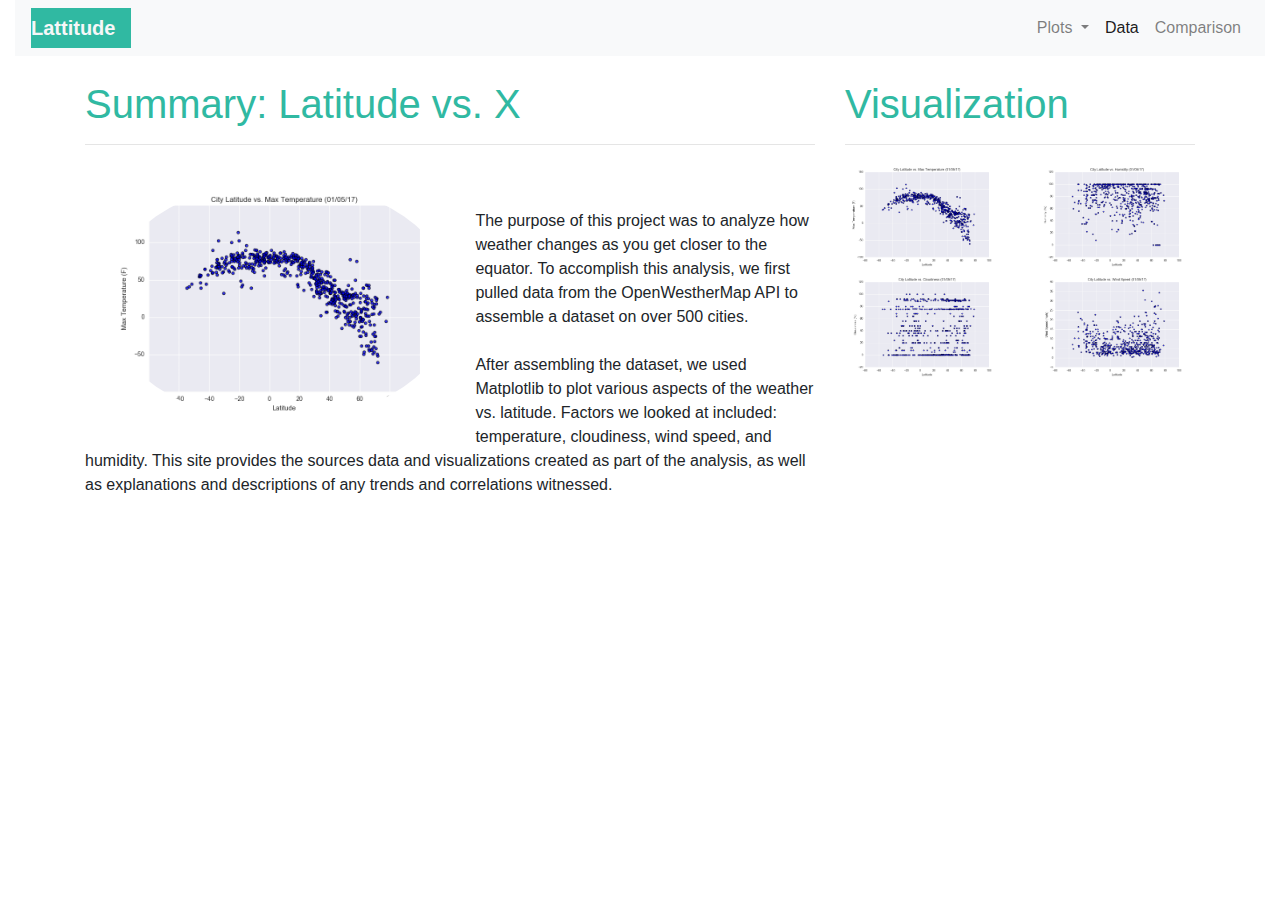
<file: index.html>
<!DOCTYPE html>
<html lang="en-us">

<head>

  <meta charset="UTF-8">
  <meta name="viewport" content="width=device-width, initial-scale=1">
  <title>Landing Page (Projet Summary)</title>

  <!-- Bring in our bootstrap stylesheet -->
  <link rel="stylesheet" href="https://stackpath.bootstrapcdn.com/bootstrap/4.3.1/css/bootstrap.min.css"
    integrity="sha384-ggOyR0iXCbMQv3Xipma34MD+dH/1fQ784/j6cY/iJTQUOhcWr7x9JvoRxT2MZw1T" crossorigin="anonymous">
  <script src="https://code.jquery.com/jquery-3.3.1.slim.min.js"
    integrity="sha384-q8i/X+965DzO0rT7abK41JStQIAqVgRVzpbzo5smXKp4YfRvH+8abtTE1Pi6jizo"
    crossorigin="anonymous"></script>
  <script src="https://cdnjs.cloudflare.com/ajax/libs/popper.js/1.14.7/umd/popper.min.js"
    integrity="sha384-UO2eT0CpHqdSJQ6hJty5KVphtPhzWj9WO1clHTMGa3JDZwrnQq4sF86dIHNDz0W1"
    crossorigin="anonymous"></script>
  <script src="https://stackpath.bootstrapcdn.com/bootstrap/4.3.1/js/bootstrap.min.js"
    integrity="sha384-JjSmVgyd0p3pXB1rRibZUAYoIIy6OrQ6VrjIEaFf/nJGzIxFDsf4x0xIM+B07jRM"
    crossorigin="anonymous"></script>
  <link rel="stylesheet" href="./style.css">

</head>

<body>
  <!-- navbar -->
  <div class="container-fluid">
    <nav class="navbar navbar-expand-lg navbar-light bg-light">
      <div class="navbar-header brand-custom-header">
        <a class="navbar-brand custom-header" href="index.html">Lattitude</a>
      </div>
      <button class="navbar-toggler" type="button" data-toggle="collapse" data-target="#navbarSupportedContent"
        aria-controls="navbarSupportedContent" aria-expanded="false" aria-label="Toggle navigation">
        <span class="navbar-toggler-icon"></span>
      </button>

      <div class="collapse navbar-collapse" id="navbarSupportedContent">
        <ul class="navbar-nav ml-auto">
          <li class="nav-item dropdown">
            <a class="nav-link dropdown-toggle" href="#" id="navbarDropdown" role="button" data-toggle="dropdown"
              aria-haspopup="true" aria-expanded="false">
              Plots
            </a>
            <div class="dropdown-menu" aria-labelledby="navbarDropdown">
              <a class="dropdown-item" href="Max_Temperature.html">Max Temperature</a>
              <a class="dropdown-item" href="Humidity.html">Humidity</a>
              <a class="dropdown-item" href="Cloudiness.html">Cloudiness</a>
              <a class="dropdown-item" href="Wind_Speed.html">Wind Speed</a>
            </div>
          </li>
          <li class="nav-item active">
            <a class="nav-link" href="Data.html">Data</a>
          </li>
          <li class="nav-item">
            <a class="nav-link" href="Comparison.html">Comparison</a>
          </li>
        </ul>
      </div>
    </nav>
  </div>



  <!-- container of visualization -->
  <div class="container title-background">
    <div class="row">
      <div class="col-md-8">
        <br>
        <h1 class="description-header">Summary: Latitude vs. X</h1>
        <hr class="description-hr" />

        <p><img class="index-custom-img" src="Resources/images/Fig1.png" alt="Temerature" />
          <br><br>The purpose of this project was to analyze how weather changes as you get closer to the equator. To
          accomplish this analysis, we first pulled data from the OpenWestherMap API to assemble a dataset on over 500
          cities.

          <br><br>After assembling the dataset, we used Matplotlib to plot various aspects of the weather vs. latitude.
          Factors we looked at included: temperature, cloudiness, wind speed, and humidity. This site provides the
          sources data and visualizations created as part of the analysis, as well as explanations and descriptions of
          any trends and correlations witnessed.
        </p>
      </div>

      <div class="col-md-4">
        <br>
        <h1 class="description-header">Visualization</h1>
        <hr class="description-hr" />
        <!-- <div class="col-sm-6"> -->
        <div class="row">

          <div class="col-md-6 col-sm-3">
            <a href="Max_Temperature.html"><img class="max-custom-img visualize-hover" src="Resources/images/Fig1.png"
                alt="Temerature" /></a>
          </div>

          <div class="col-md-6 col-sm-3">
            <a href="Humidity.html"><img class="max-custom-img visualize-hover" src="Resources/images/Fig2.png"
                alt="Temerature" /></a>
          </div>

          <div class="col-md-6 col-sm-3">
            <a href="Cloudiness.html"><img class="max-custom-img visualize-hover" src="Resources/images/Fig3.png"
                alt="Temerature" /></a>
          </div>

          <div class="col-md-6 col-sm-3">
            <a href="Wind Speed.html"><img class="max-custom-img visualize-hover" src="Resources/images/Fig4.png"
                alt="Temerature" /></a>
          </div>
        </div>
      </div>
    </div>
</body>

</html>
</file>
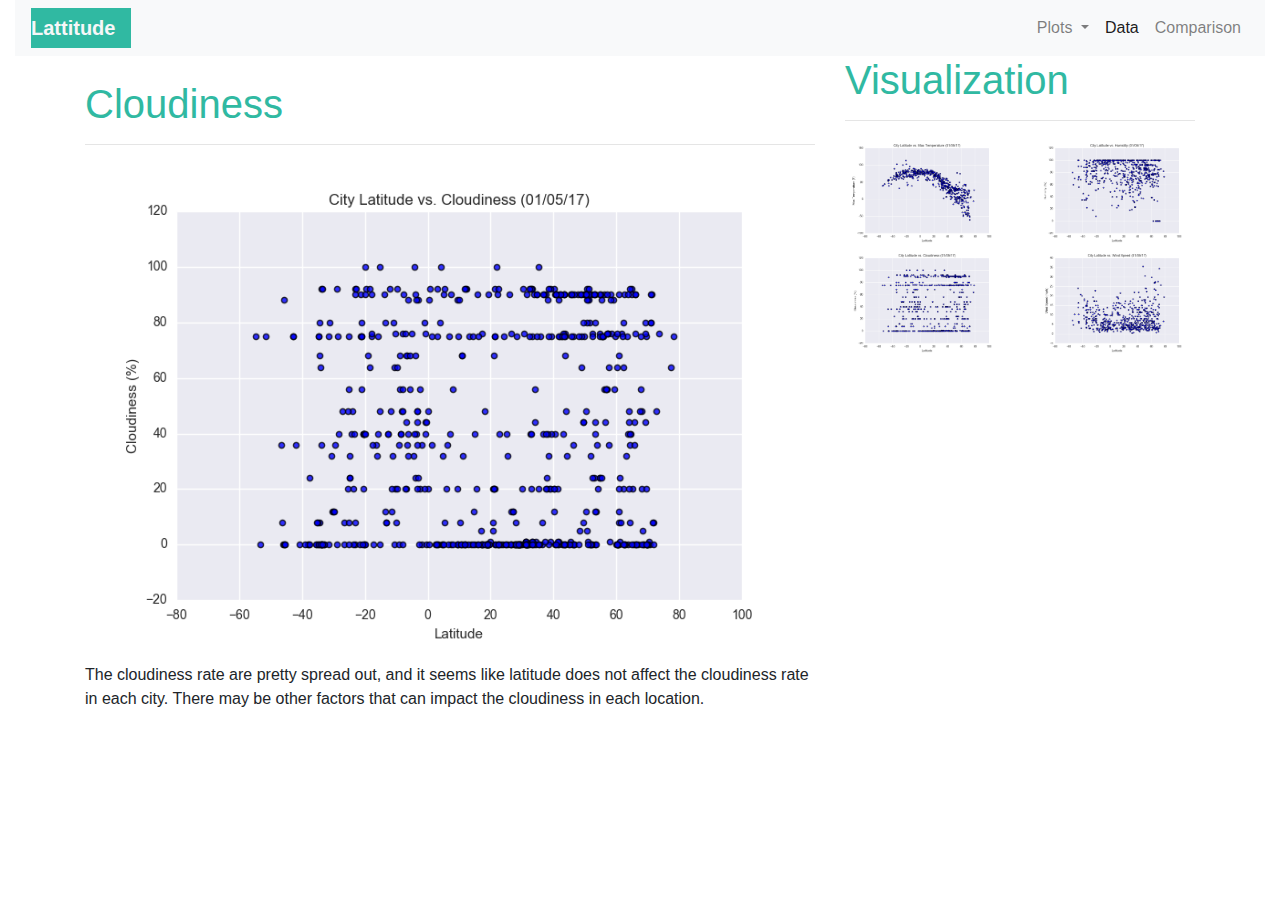
<file: Cloudiness.html>
<!DOCTYPE html>
<html lang="en-us">

<head>

  <meta charset="UTF-8">
  <meta name="viewport" content="width=device-width, initial-scale=1">
  <title>City Latitude vs. Cloudiness</title>

  <!-- Bring in our bootstrap stylesheet -->
  <link rel="stylesheet" href="https://stackpath.bootstrapcdn.com/bootstrap/4.3.1/css/bootstrap.min.css"
    integrity="sha384-ggOyR0iXCbMQv3Xipma34MD+dH/1fQ784/j6cY/iJTQUOhcWr7x9JvoRxT2MZw1T" crossorigin="anonymous">
  <script src="https://code.jquery.com/jquery-3.3.1.slim.min.js"
    integrity="sha384-q8i/X+965DzO0rT7abK41JStQIAqVgRVzpbzo5smXKp4YfRvH+8abtTE1Pi6jizo"
    crossorigin="anonymous"></script>
  <script src="https://cdnjs.cloudflare.com/ajax/libs/popper.js/1.14.7/umd/popper.min.js"
    integrity="sha384-UO2eT0CpHqdSJQ6hJty5KVphtPhzWj9WO1clHTMGa3JDZwrnQq4sF86dIHNDz0W1"
    crossorigin="anonymous"></script>
  <script src="https://stackpath.bootstrapcdn.com/bootstrap/4.3.1/js/bootstrap.min.js"
    integrity="sha384-JjSmVgyd0p3pXB1rRibZUAYoIIy6OrQ6VrjIEaFf/nJGzIxFDsf4x0xIM+B07jRM"
    crossorigin="anonymous"></script>
  <link rel="stylesheet" href="./style.css">

</head>

<body>

  <!-- navbar -->
  <div class="container-fluid">
    <nav class="navbar navbar-expand-lg navbar-light bg-light">
      <div class="navbar-header brand-custom-header">
        <a class="navbar-brand custom-header" href="index.html">Lattitude</a>
      </div>
      <button class="navbar-toggler" type="button" data-toggle="collapse" data-target="#navbarSupportedContent"
        aria-controls="navbarSupportedContent" aria-expanded="false" aria-label="Toggle navigation">
        <span class="navbar-toggler-icon"></span>
      </button>

      <div class="collapse navbar-collapse" id="navbarSupportedContent">
        <ul class="navbar-nav ml-auto">
          <li class="nav-item dropdown">
            <a class="nav-link dropdown-toggle" href="#" id="navbarDropdown" role="button" data-toggle="dropdown"
              aria-haspopup="true" aria-expanded="false">
              Plots
            </a>
            <div class="dropdown-menu" aria-labelledby="navbarDropdown">
              <a class="dropdown-item" href="Max_Temperature.html">Max Temperature</a>
              <a class="dropdown-item" href="Humidity.html">Humidity</a>
              <a class="dropdown-item" href="Cloudiness.html">Cloudiness</a>
              <a class="dropdown-item" href="Wind_Speed.html">Wind Speed</a>
            </div>
          </li>
          <li class="nav-item active">
            <a class="nav-link" href="Data.html">Data</a>
          </li>
          <li class="nav-item">
            <a class="nav-link" href="Comparison.html">Comparison</a>
          </li>
        </ul>
      </div>
    </nav>
  </div>


  <!--container of visualization-->
  <div class="container title-background">
    <div class="row">
      <div class="col-md-8">
        <br>
        <h1 class="description-header">Cloudiness</h1>
        <hr class="description-hr" />
        <img class="max-custom-img" src="Resources/images/Fig3.png" alt="Temerature"/>
        <p>
          The cloudiness rate are pretty spread out, and it seems like latitude does not affect 
          the cloudiness rate in each city. There may be other factors that can impact the cloudiness 
          in each location.  
        </p>
      </div>

      <div class="col-md-4">
        <h1 class="description-header">Visualization</h1>
        <hr class="description-hr" />
        <div class="row">
          <div class="col-md-6 col-sm-3">
            <a href="Resources/images/Fig1.png"><img class="max-custom-img visualize-hover"
                src="Resources/images/Fig1.png" alt="Temerature" /></a>
          </div>
          <div class="col-md-6 col-sm-3">
            <a href="Resources/images/Fig2.png"><img class="max-custom-img visualize-hover" 
              src="Resources/images/Fig2.png" alt="Temerature" /></a>
          </div>
          <div class="col-md-6 col-sm-3">
            <a href="Resources/images/Fig3.png"><img class="max-custom-img visualize-hover" 
              src="Resources/images/Fig3.png" alt="Temerature" /></a>
          </div>
          <div class="col-md-6 col-sm-3">
            <a href="Resources/images/Fig4.png"><img class="max-custom-img visualize-hover" 
              src="Resources/images/Fig4.png" alt="Temerature" /></a>
          </div>
        </div>
      </div>
    </div>
  </div>
</body>

</html>
</file>
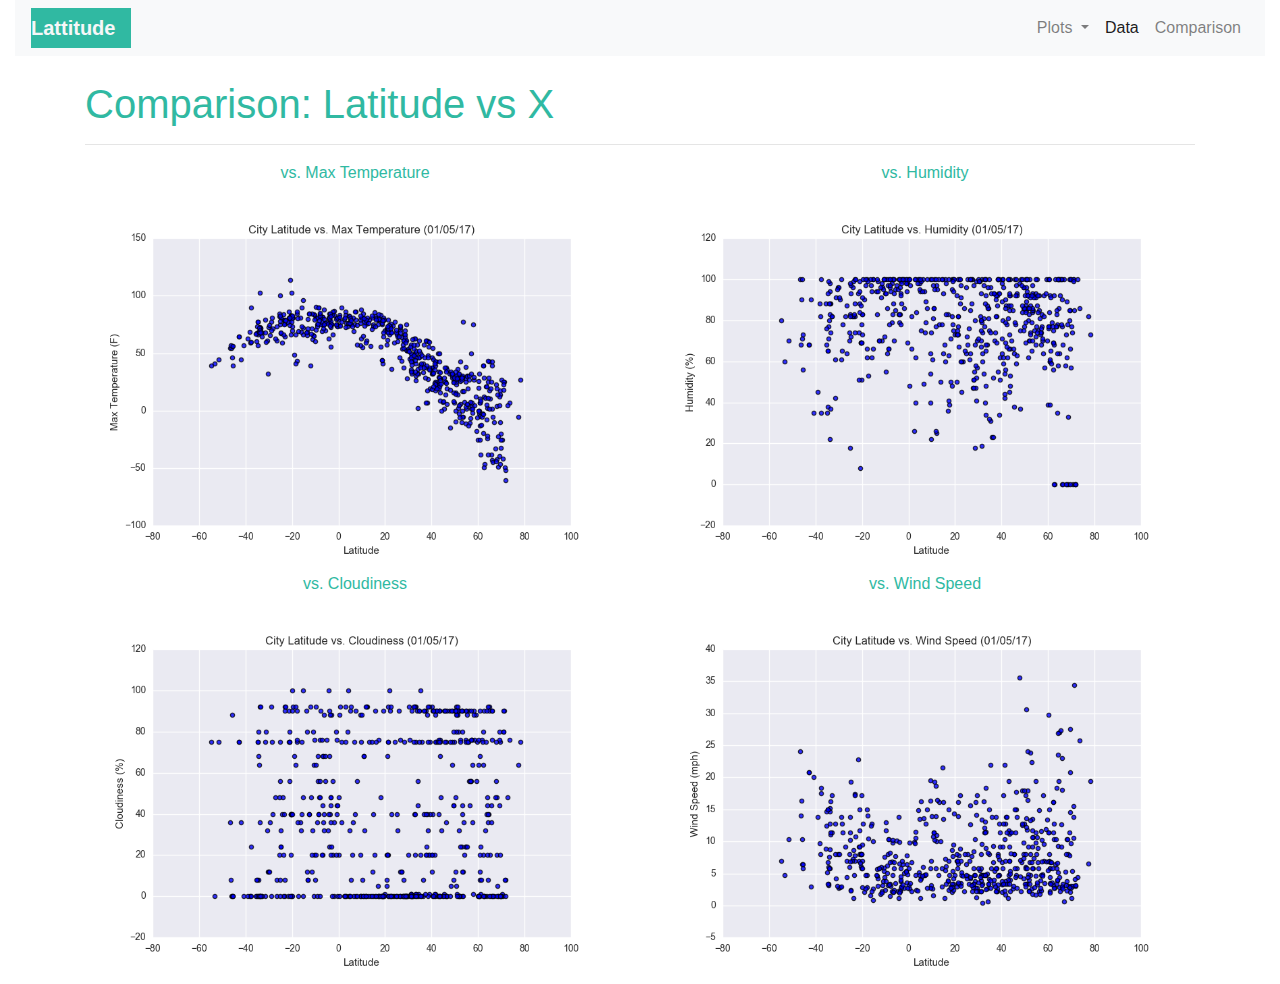
<file: Comparison.html>
<!DOCTYPE html>
<html lang="en-us">

<head>

  <meta charset="UTF-8">
  <meta name="viewport" content="width=device-width, initial-scale=1">
  <title>Comparison: Latitude vs X</title>

  <!-- Bring in our bootstrap stylesheet -->
  <link rel="stylesheet" href="https://stackpath.bootstrapcdn.com/bootstrap/4.3.1/css/bootstrap.min.css"
    integrity="sha384-ggOyR0iXCbMQv3Xipma34MD+dH/1fQ784/j6cY/iJTQUOhcWr7x9JvoRxT2MZw1T" crossorigin="anonymous">
  <script src="https://code.jquery.com/jquery-3.3.1.slim.min.js"
    integrity="sha384-q8i/X+965DzO0rT7abK41JStQIAqVgRVzpbzo5smXKp4YfRvH+8abtTE1Pi6jizo"
    crossorigin="anonymous"></script>
  <script src="https://cdnjs.cloudflare.com/ajax/libs/popper.js/1.14.7/umd/popper.min.js"
    integrity="sha384-UO2eT0CpHqdSJQ6hJty5KVphtPhzWj9WO1clHTMGa3JDZwrnQq4sF86dIHNDz0W1"
    crossorigin="anonymous"></script>
  <script src="https://stackpath.bootstrapcdn.com/bootstrap/4.3.1/js/bootstrap.min.js"
    integrity="sha384-JjSmVgyd0p3pXB1rRibZUAYoIIy6OrQ6VrjIEaFf/nJGzIxFDsf4x0xIM+B07jRM"
    crossorigin="anonymous"></script>
  <link rel="stylesheet" href="./style.css">

</head>

<body>

  <!-- navbar -->
  <div class="container-fluid">
    <nav class="navbar navbar-expand-lg navbar-light bg-light">
      <div class="navbar-header brand-custom-header">
        <a class="navbar-brand custom-header" href="index.html">Lattitude</a>
      </div>
      <button class="navbar-toggler" type="button" data-toggle="collapse" data-target="#navbarSupportedContent"
        aria-controls="navbarSupportedContent" aria-expanded="false" aria-label="Toggle navigation">
        <span class="navbar-toggler-icon"></span>
      </button>

      <div class="collapse navbar-collapse" id="navbarSupportedContent">
        <ul class="navbar-nav ml-auto">
          <li class="nav-item dropdown">
            <a class="nav-link dropdown-toggle" href="#" id="navbarDropdown" role="button" data-toggle="dropdown"
              aria-haspopup="true" aria-expanded="false">
              Plots
            </a>
            <div class="dropdown-menu" aria-labelledby="navbarDropdown">
              <a class="dropdown-item" href="Max_Temperature.html">Max Temperature</a>
              <a class="dropdown-item" href="Humidity.html">Humidity</a>
              <a class="dropdown-item" href="Cloudiness.html">Cloudiness</a>
              <a class="dropdown-item" href="Wind_Speed.html">Wind Speed</a>
            </div>
          </li>
          <li class="nav-item active">
            <a class="nav-link" href="Data.html">Data</a>
          </li>
          <li class="nav-item">
            <a class="nav-link" href="Comparison.html">Comparison</a>
          </li>
        </ul>
      </div>
    </nav>
  </div>

  <!--  container of visualization  -->
  <div class="container title-background">
    <br>
    <h1 class="description-header">Comparison: Latitude vs X</h1>
    <hr class="description-hr" />
    <div class="row">
      <div class="col-md-6 visualize-hover">
        <p class="comparison-title">vs. Max Temperature</p>
        <a href="Max_Temperature.html"><img class="max-custom-img" src="Resources/images/Fig1.png"
            alt="Temerature" /></a>
      </div>

      <div class="col-md-6 visualize-hover">
        <p class="comparison-title">vs. Humidity</p>
        <a href="Humidity.html"><img class="max-custom-img" src="Resources/images/Fig2.png" alt="Temerature" /></a>
      </div>

      <div class="col-md-6 visualize-hover">
        <p class="comparison-title">vs. Cloudiness</p>
        <a href="Cloudiness.html"><img class="max-custom-img" src="Resources/images/Fig3.png" alt="Temerature" /></a>
      </div>

      <div class="col-md-6 visualize-hover">
        <p class="comparison-title">vs. Wind Speed</p>
        <a href="Wind Speed.html"><img class="max-custom-img" src="Resources/images/Fig4.png" alt="Temerature" /></a>
      </div>
    </div>
  </div>

</body>

</html>
</file>
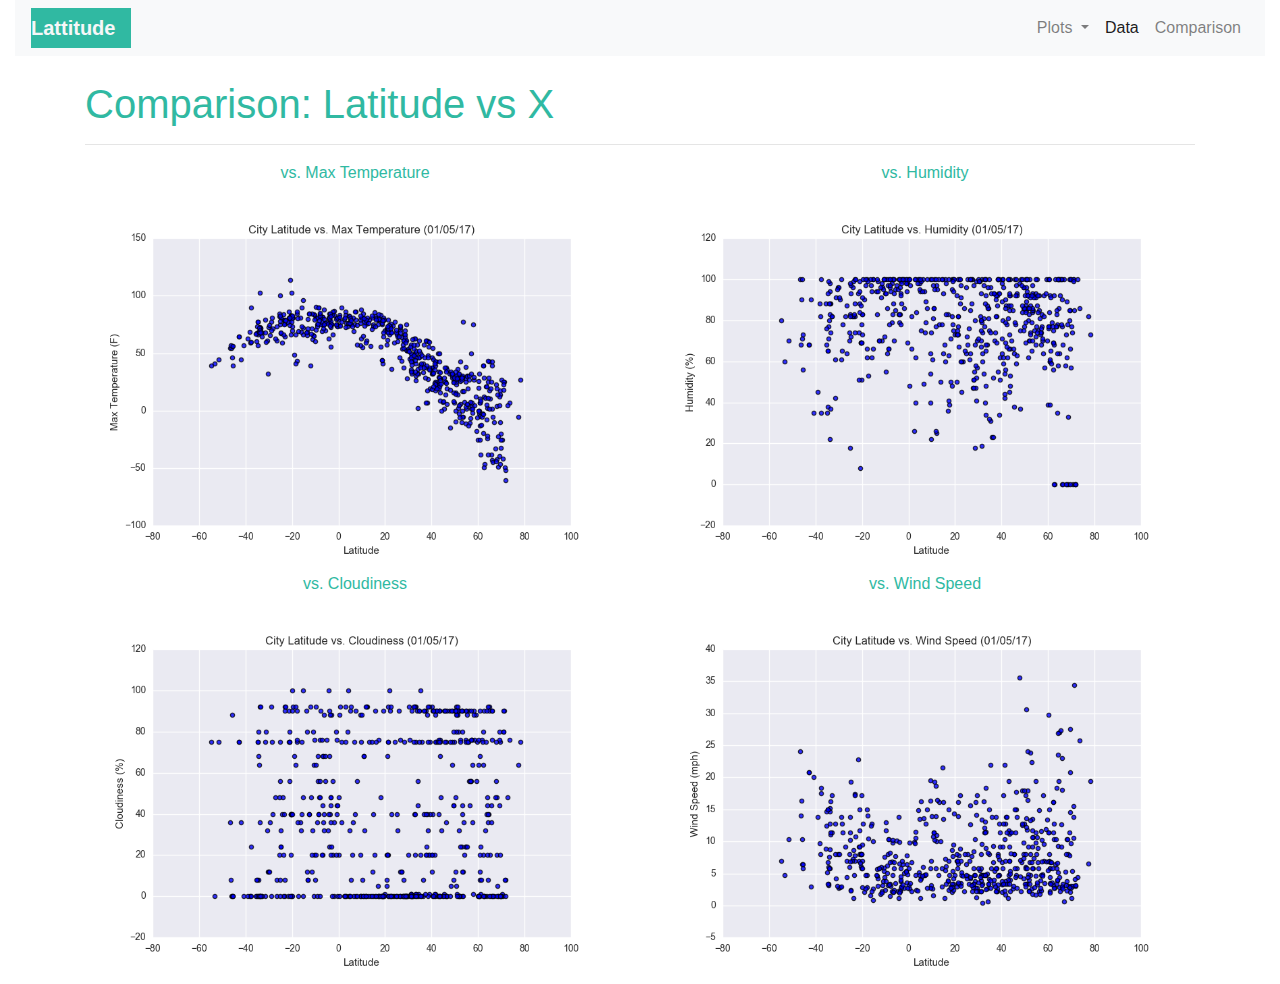
<file: comparison.html>
<!DOCTYPE html>
<html lang="en-us">

<head>

  <meta charset="UTF-8">
  <meta name="viewport" content="width=device-width, initial-scale=1">
  <title>Comparison: Latitude vs X</title>

  <!-- Bring in our bootstrap stylesheet -->
  <link rel="stylesheet" href="https://stackpath.bootstrapcdn.com/bootstrap/4.3.1/css/bootstrap.min.css"
    integrity="sha384-ggOyR0iXCbMQv3Xipma34MD+dH/1fQ784/j6cY/iJTQUOhcWr7x9JvoRxT2MZw1T" crossorigin="anonymous">
  <script src="https://code.jquery.com/jquery-3.3.1.slim.min.js"
    integrity="sha384-q8i/X+965DzO0rT7abK41JStQIAqVgRVzpbzo5smXKp4YfRvH+8abtTE1Pi6jizo"
    crossorigin="anonymous"></script>
  <script src="https://cdnjs.cloudflare.com/ajax/libs/popper.js/1.14.7/umd/popper.min.js"
    integrity="sha384-UO2eT0CpHqdSJQ6hJty5KVphtPhzWj9WO1clHTMGa3JDZwrnQq4sF86dIHNDz0W1"
    crossorigin="anonymous"></script>
  <script src="https://stackpath.bootstrapcdn.com/bootstrap/4.3.1/js/bootstrap.min.js"
    integrity="sha384-JjSmVgyd0p3pXB1rRibZUAYoIIy6OrQ6VrjIEaFf/nJGzIxFDsf4x0xIM+B07jRM"
    crossorigin="anonymous"></script>
  <link rel="stylesheet" href="./style.css">

</head>

<body>

  <!-- navbar -->
  <div class="container-fluid">
    <nav class="navbar navbar-expand-lg navbar-light bg-light">
      <div class="navbar-header brand-custom-header">
        <a class="navbar-brand custom-header" href="index.html">Lattitude</a>
      </div>
      <button class="navbar-toggler" type="button" data-toggle="collapse" data-target="#navbarSupportedContent"
        aria-controls="navbarSupportedContent" aria-expanded="false" aria-label="Toggle navigation">
        <span class="navbar-toggler-icon"></span>
      </button>

      <div class="collapse navbar-collapse" id="navbarSupportedContent">
        <ul class="navbar-nav ml-auto">
          <li class="nav-item dropdown">
            <a class="nav-link dropdown-toggle" href="#" id="navbarDropdown" role="button" data-toggle="dropdown"
              aria-haspopup="true" aria-expanded="false">
              Plots
            </a>
            <div class="dropdown-menu" aria-labelledby="navbarDropdown">
              <a class="dropdown-item" href="Max_Temperature.html">Max Temperature</a>
              <a class="dropdown-item" href="Humidity.html">Humidity</a>
              <a class="dropdown-item" href="Cloudiness.html">Cloudiness</a>
              <a class="dropdown-item" href="Wind_Speed.html">Wind Speed</a>
            </div>
          </li>
          <li class="nav-item active">
            <a class="nav-link" href="Data.html">Data</a>
          </li>
          <li class="nav-item">
            <a class="nav-link" href="Comparison.html">Comparison</a>
          </li>
        </ul>
      </div>
    </nav>
  </div>

  <!--  container of visualization  -->
  <div class="container title-background">
    <br>
    <h1 class="description-header">Comparison: Latitude vs X</h1>
    <hr class="description-hr" />
    <div class="row">
      <div class="col-md-6 visualize-hover">
        <p class="comparison-title">vs. Max Temperature</p>
        <a href="Max_Temperature.html"><img class="max-custom-img" src="Resources/images/Fig1.png"
            alt="Temerature" /></a>
      </div>

      <div class="col-md-6 visualize-hover">
        <p class="comparison-title">vs. Humidity</p>
        <a href="Humidity.html"><img class="max-custom-img" src="Resources/images/Fig2.png"
            alt="Temerature" /></a>
      </div>

      <div class="col-md-6 visualize-hover">
        <p class="comparison-title">vs. Cloudiness</p>
        <a href="Cloudiness.html"><img class="max-custom-img" src="Resources/images/Fig3.png"
            alt="Temerature" /></a>
      </div>

      <div class="col-md-6 visualize-hover">
        <p class="comparison-title">vs. Wind Speed</p>
        <a href="Wind Speed.html"><img class="max-custom-img" src="Resources/images/Fig4.png"
            alt="Temerature" /></a>
      </div>
    </div>
  </div>

</body>

</html>
</file>
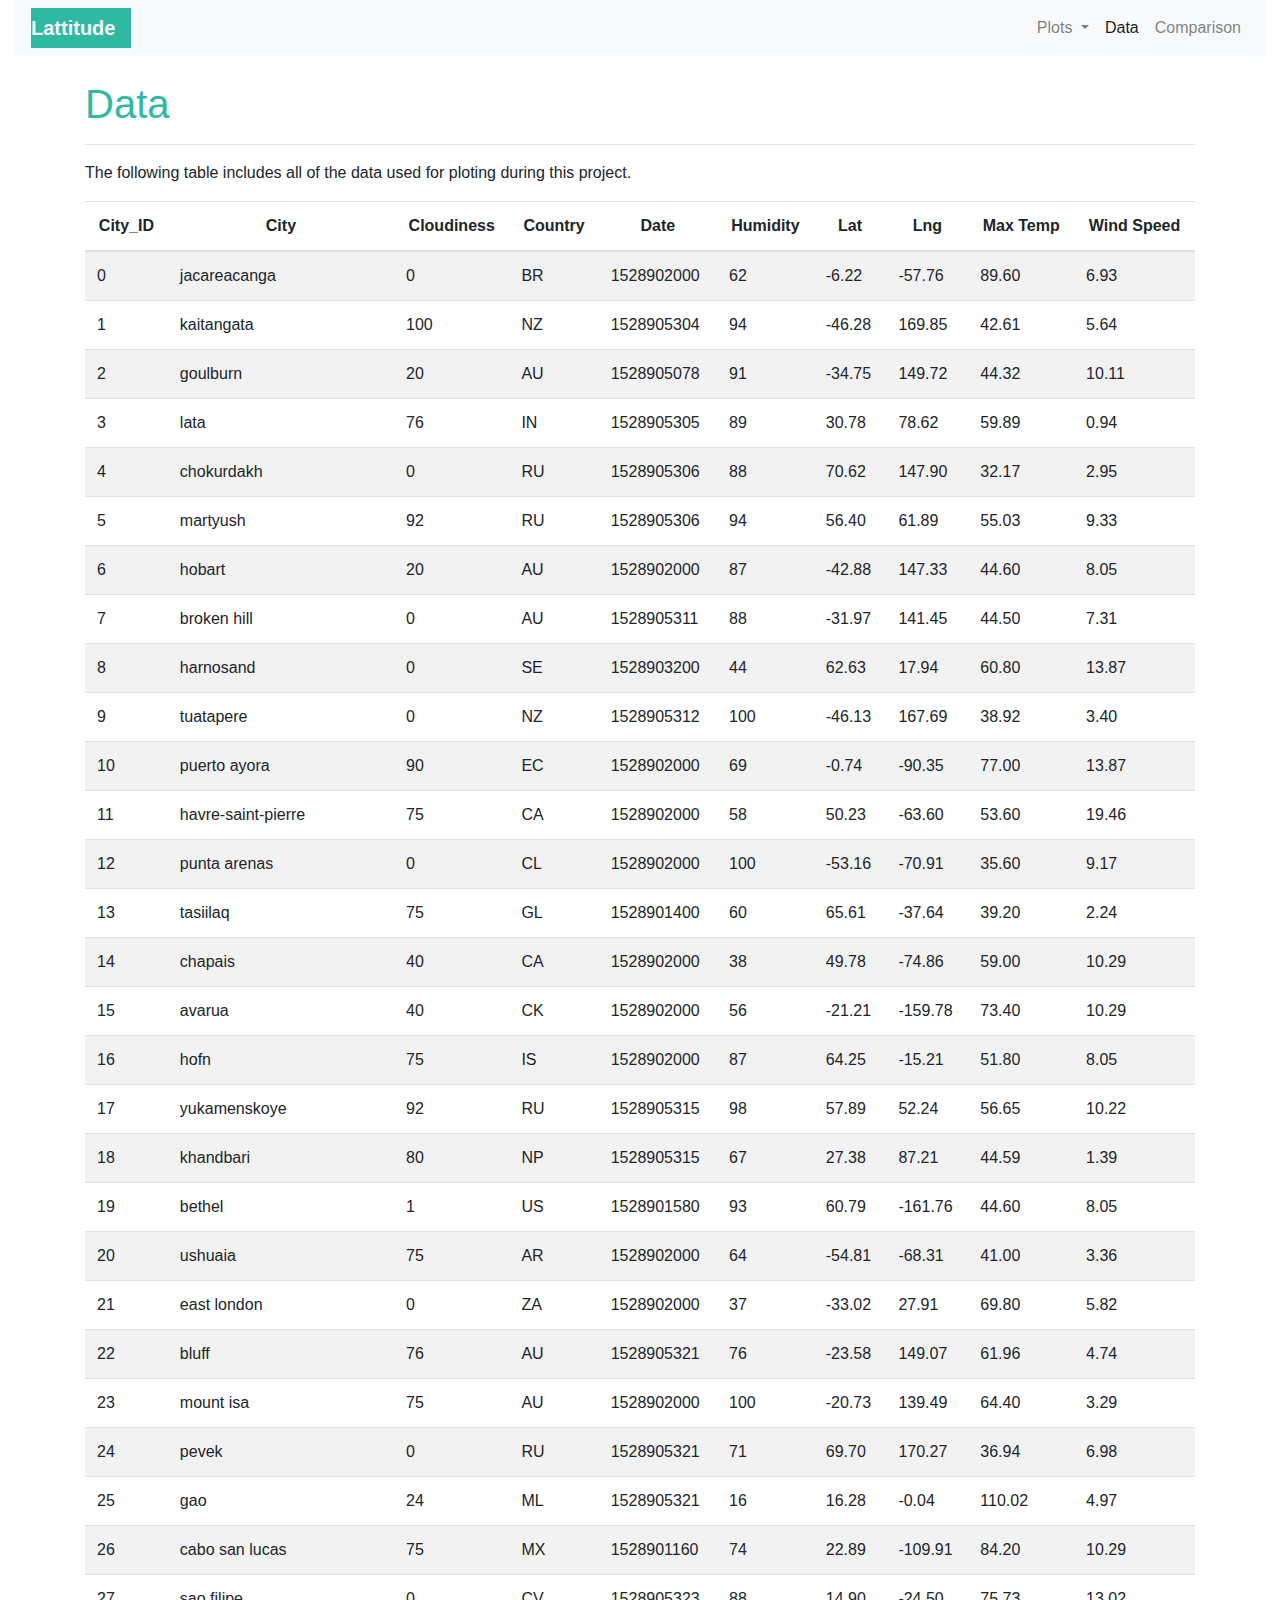
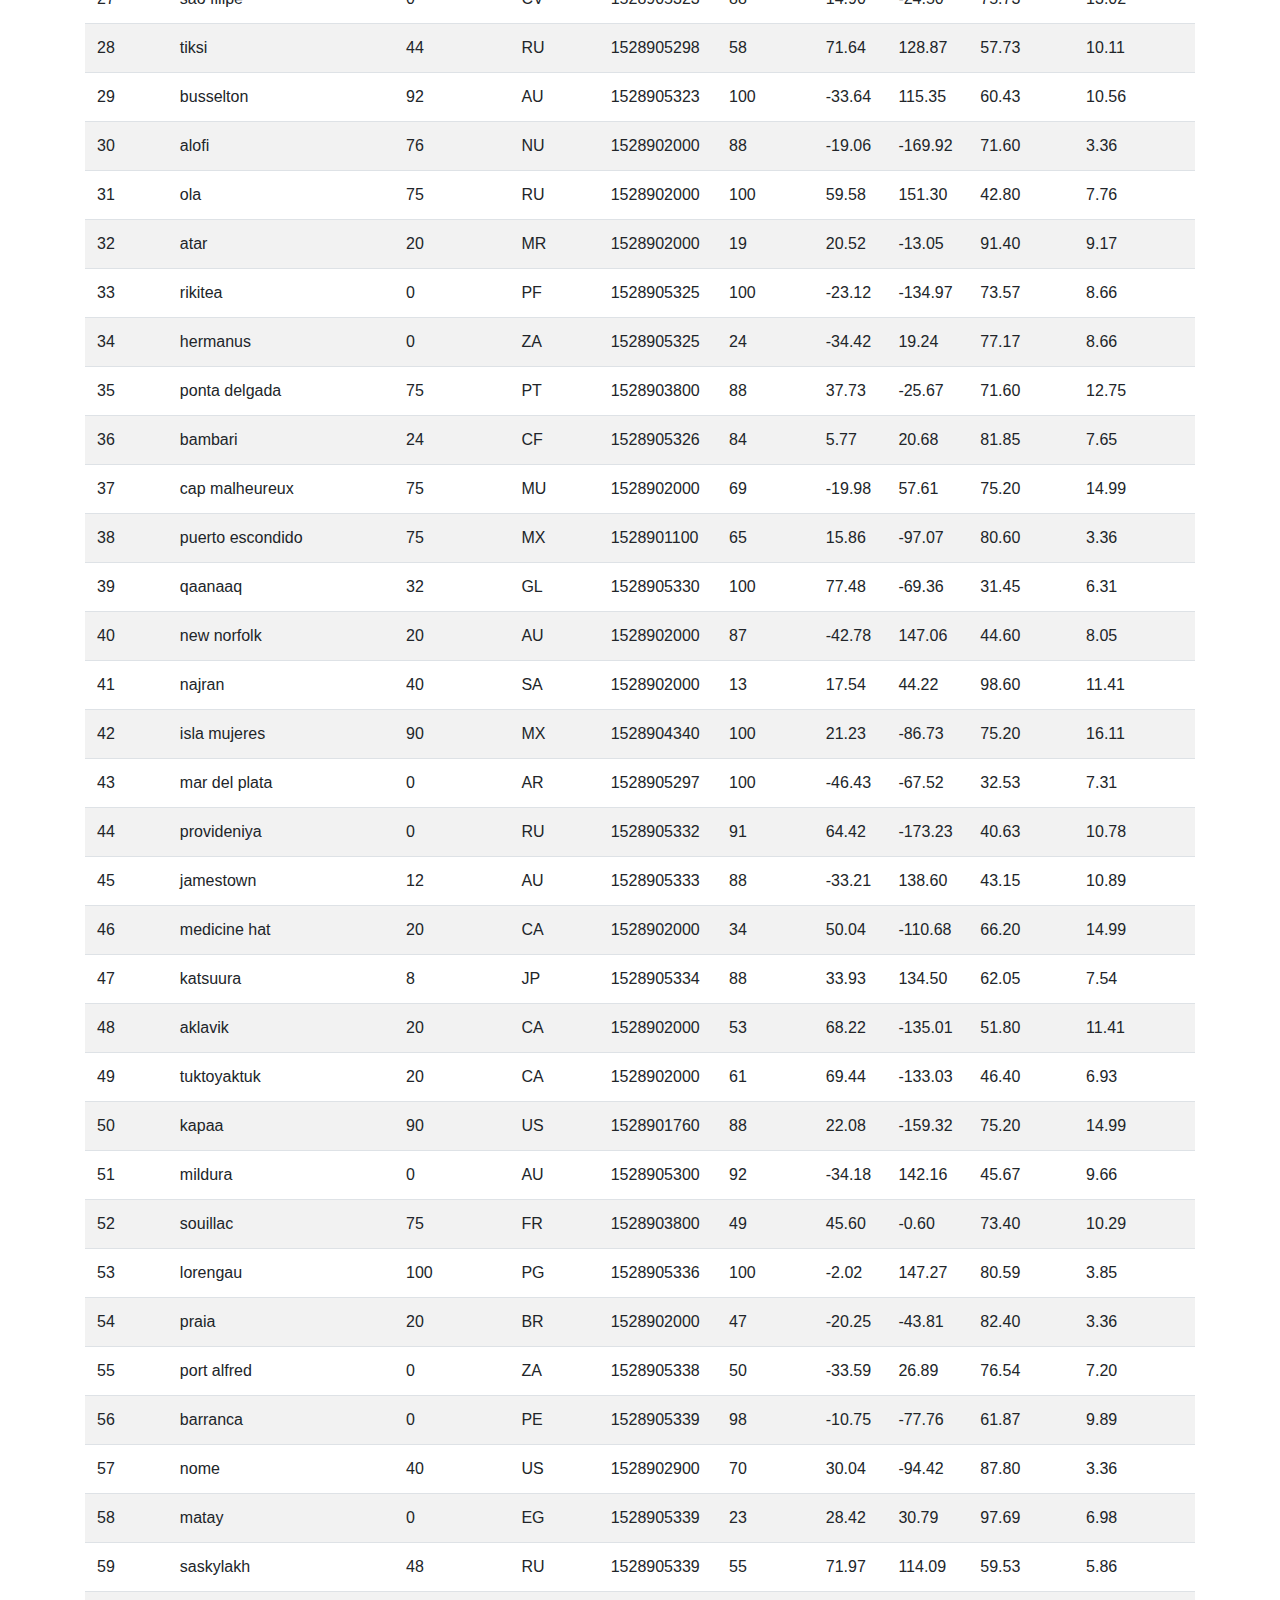
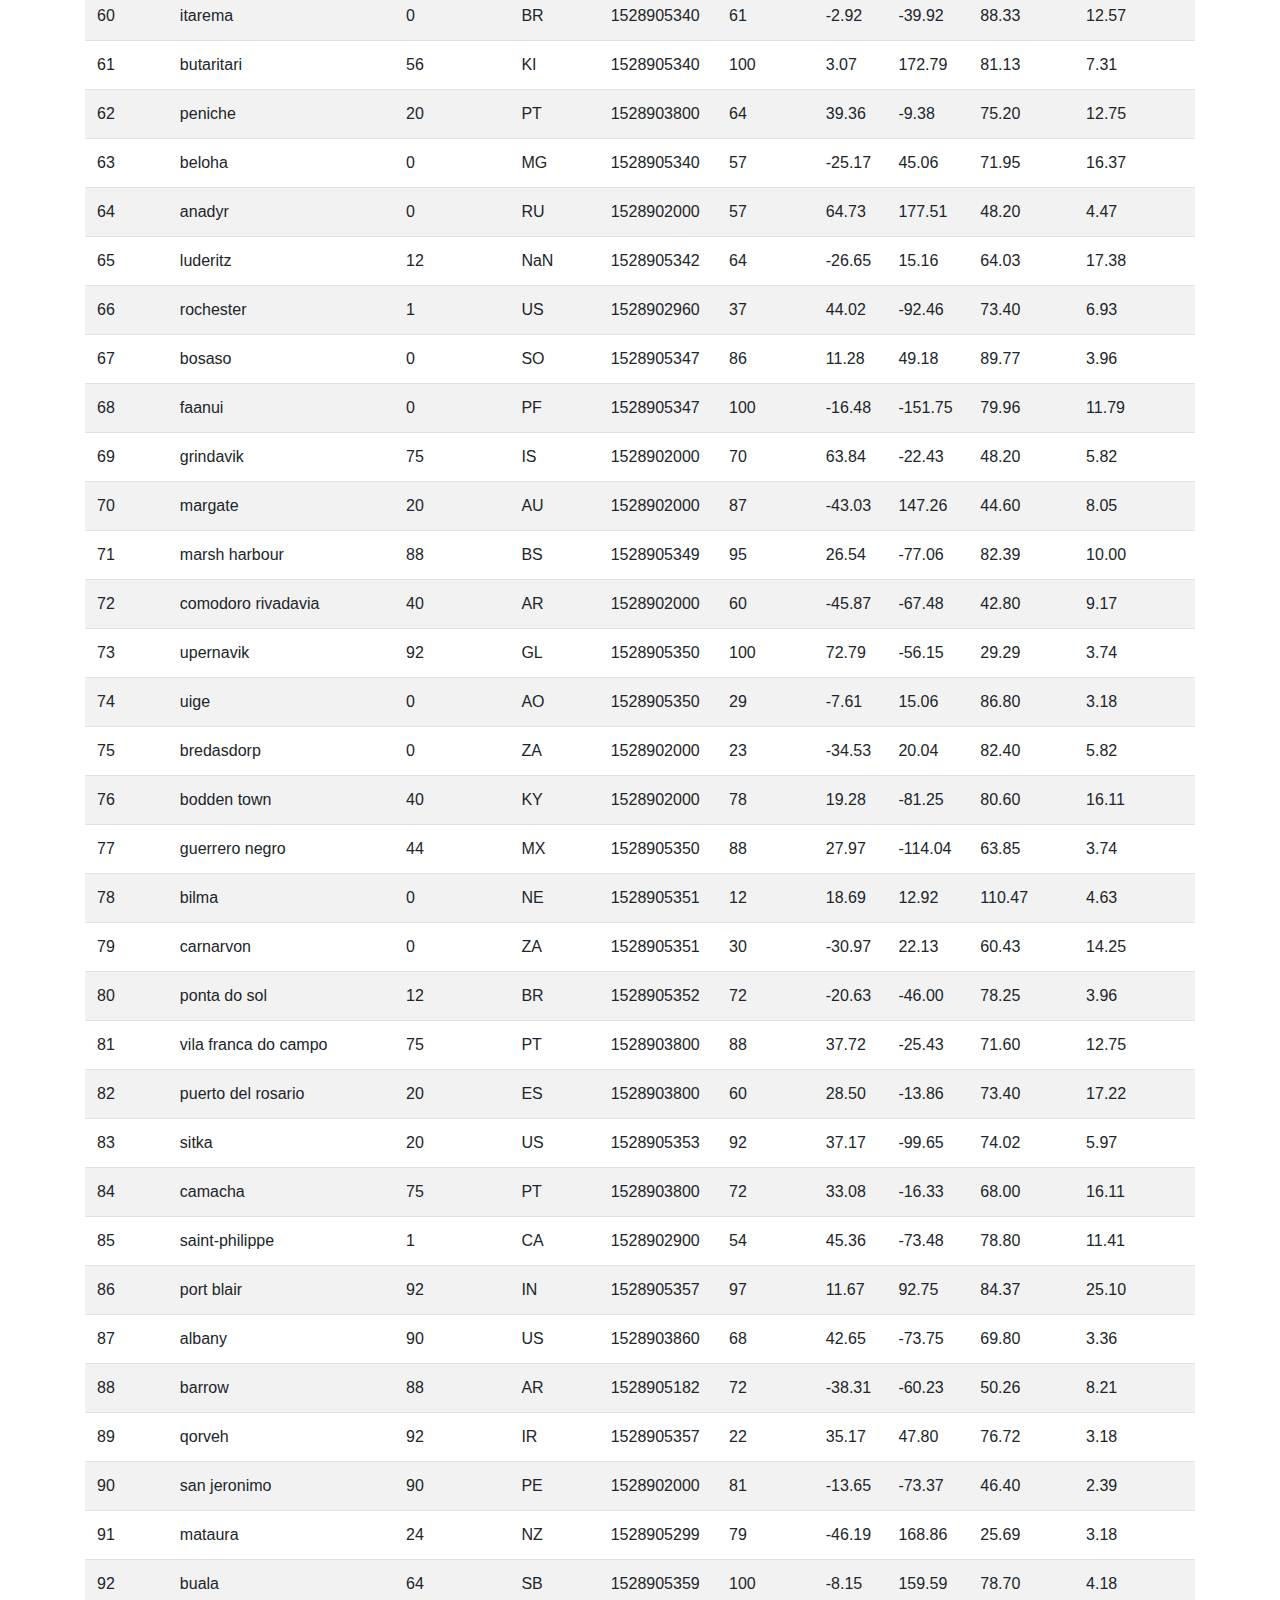
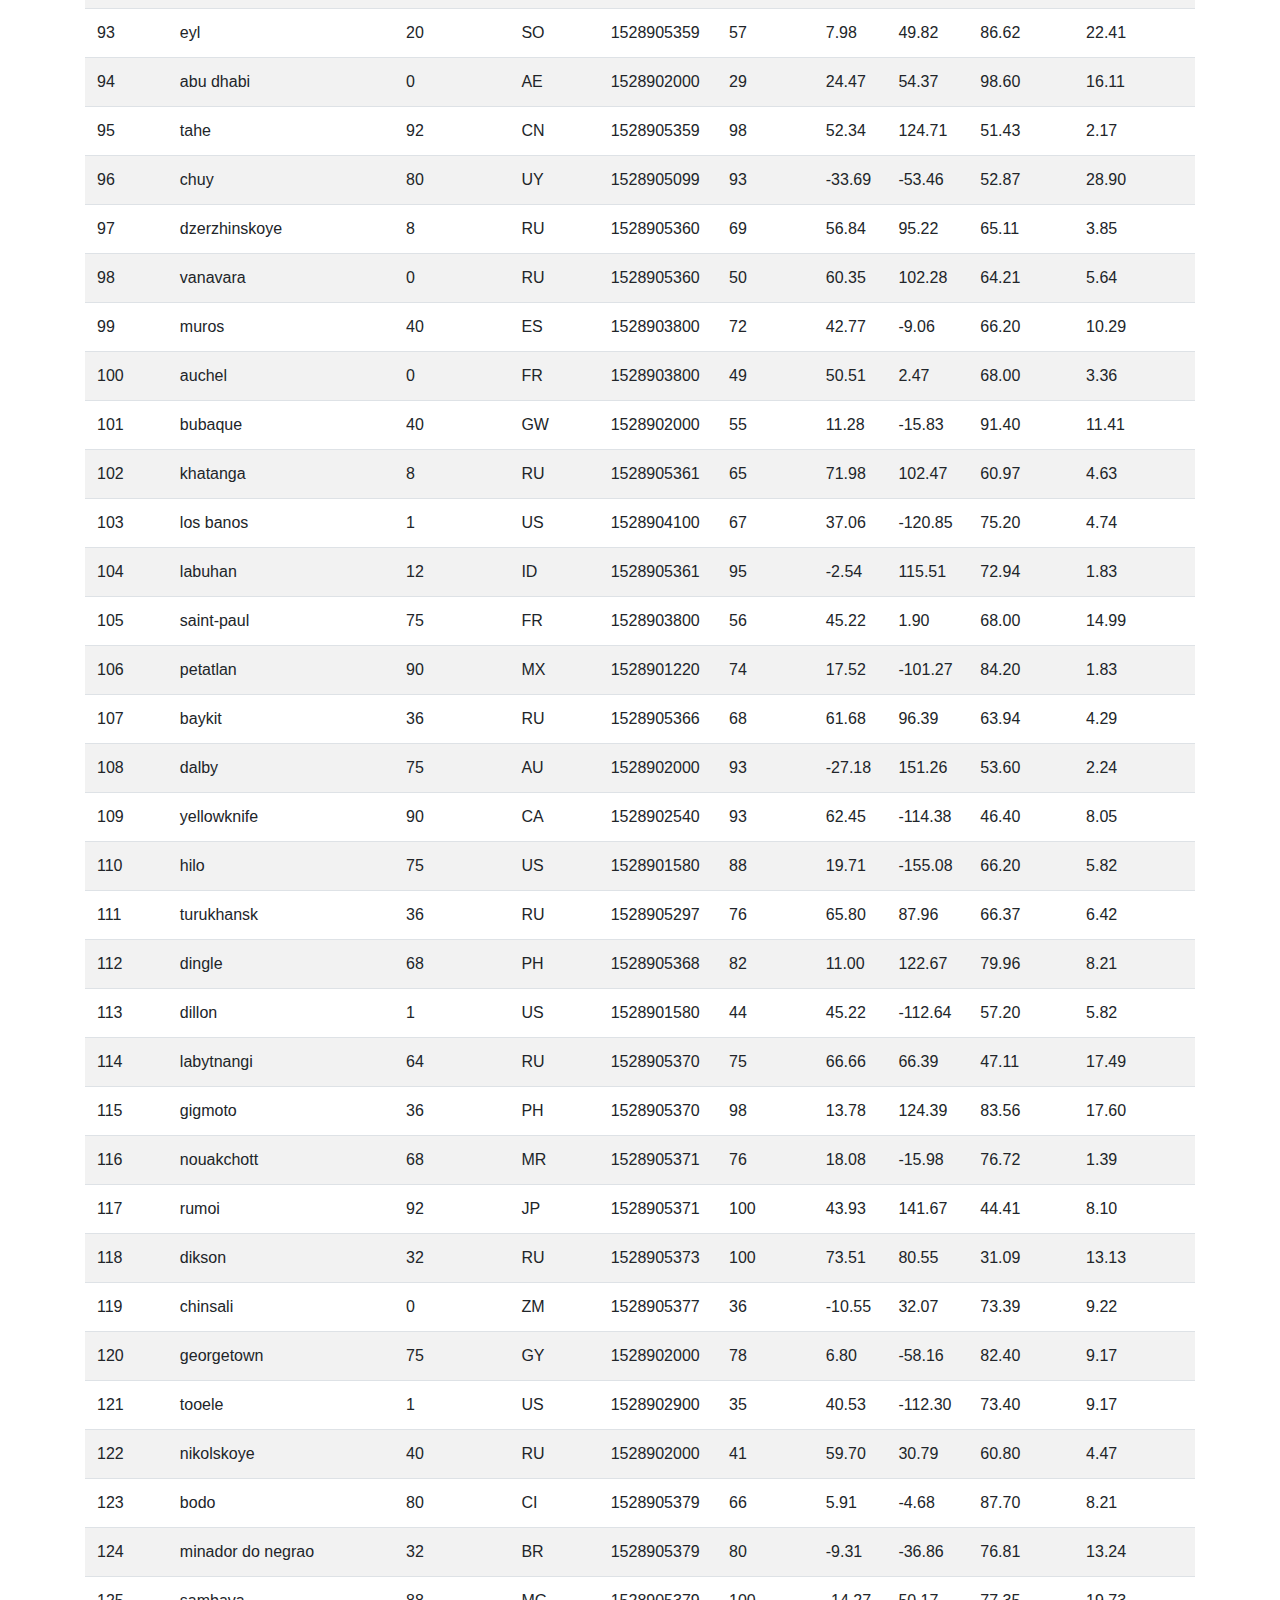
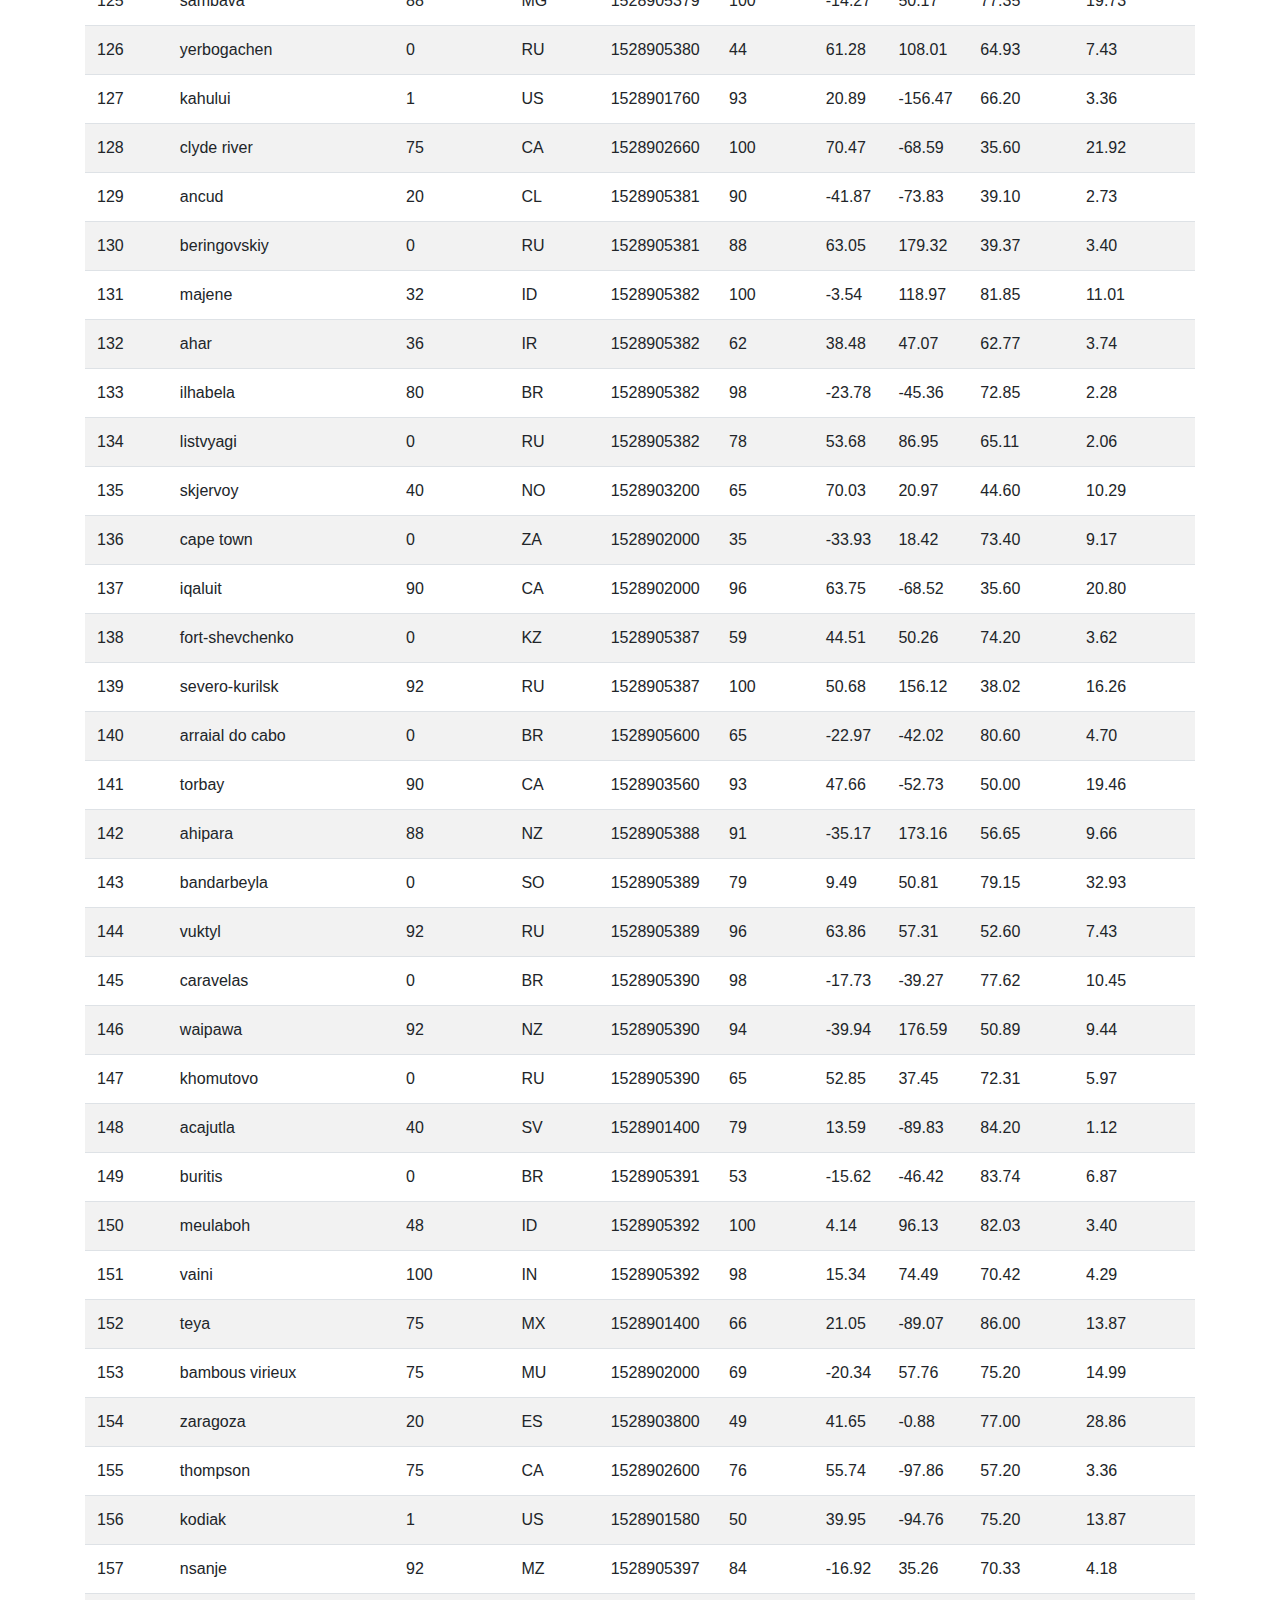
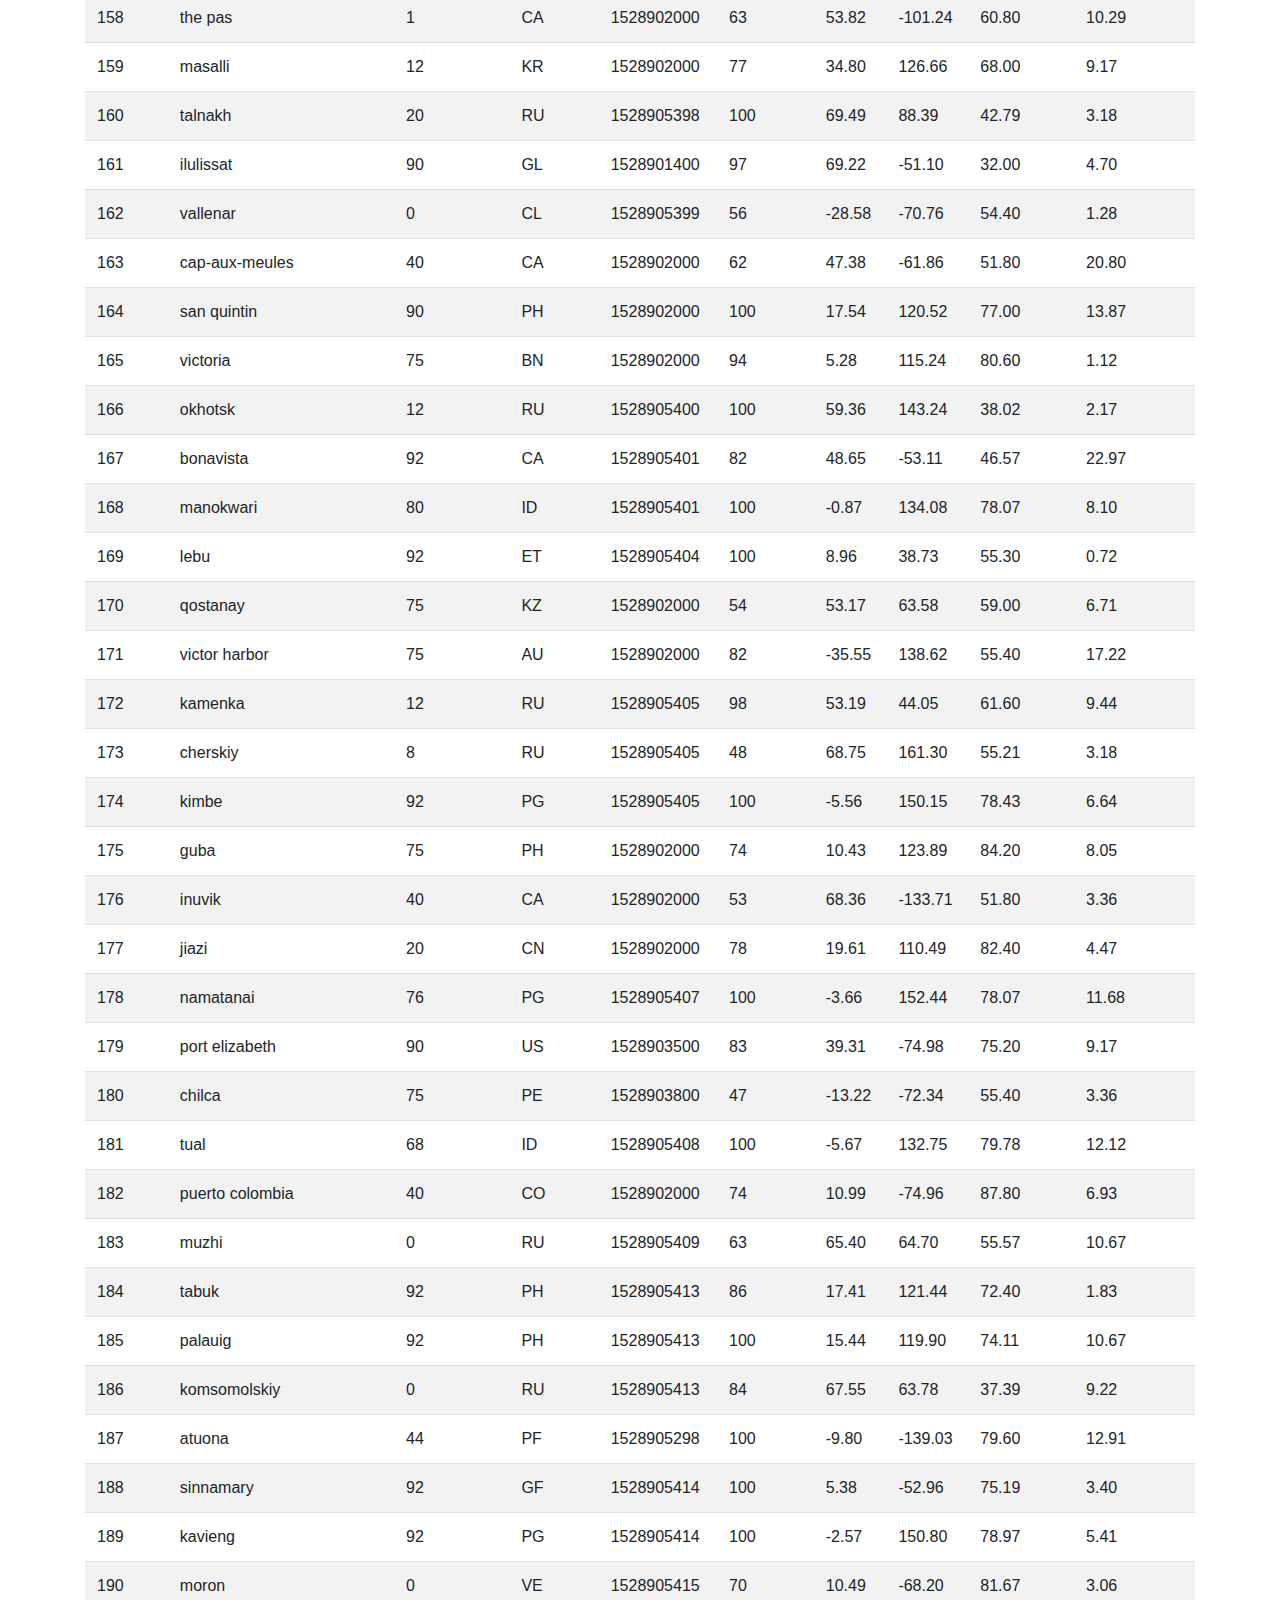
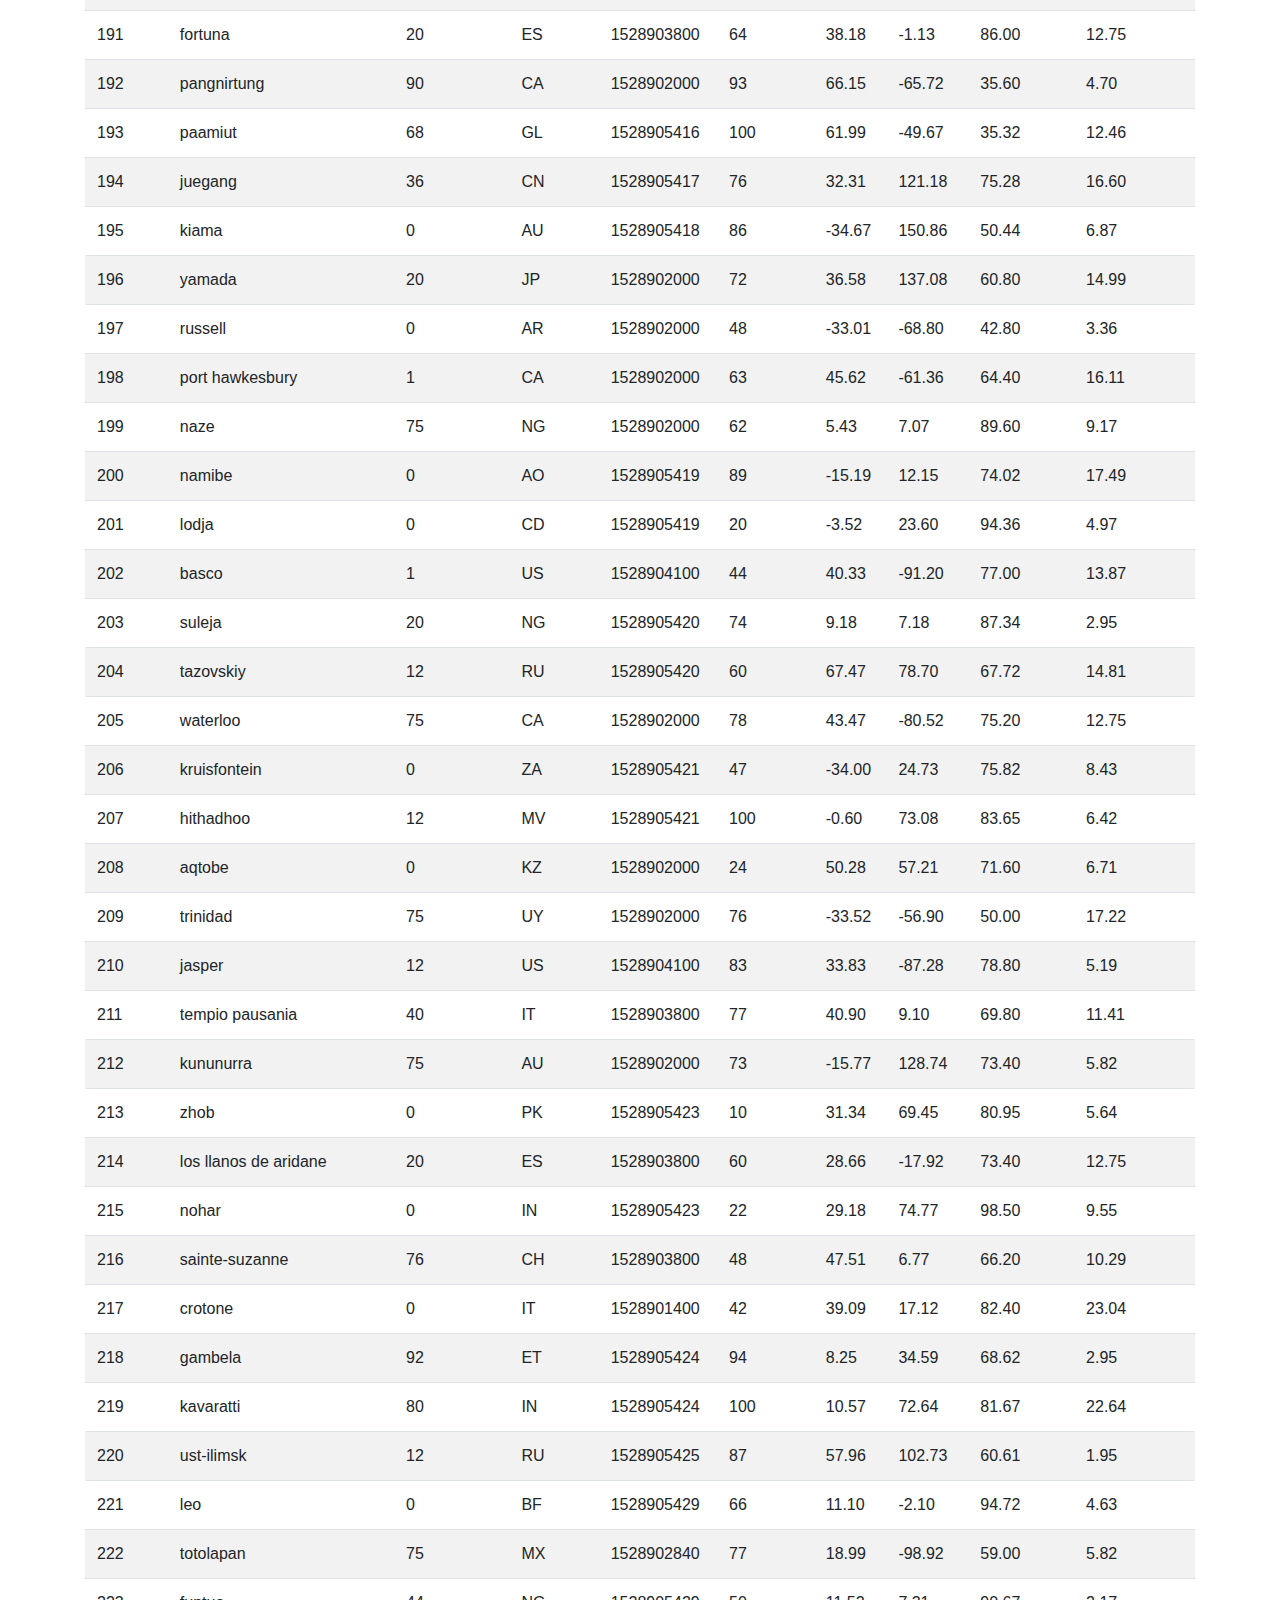
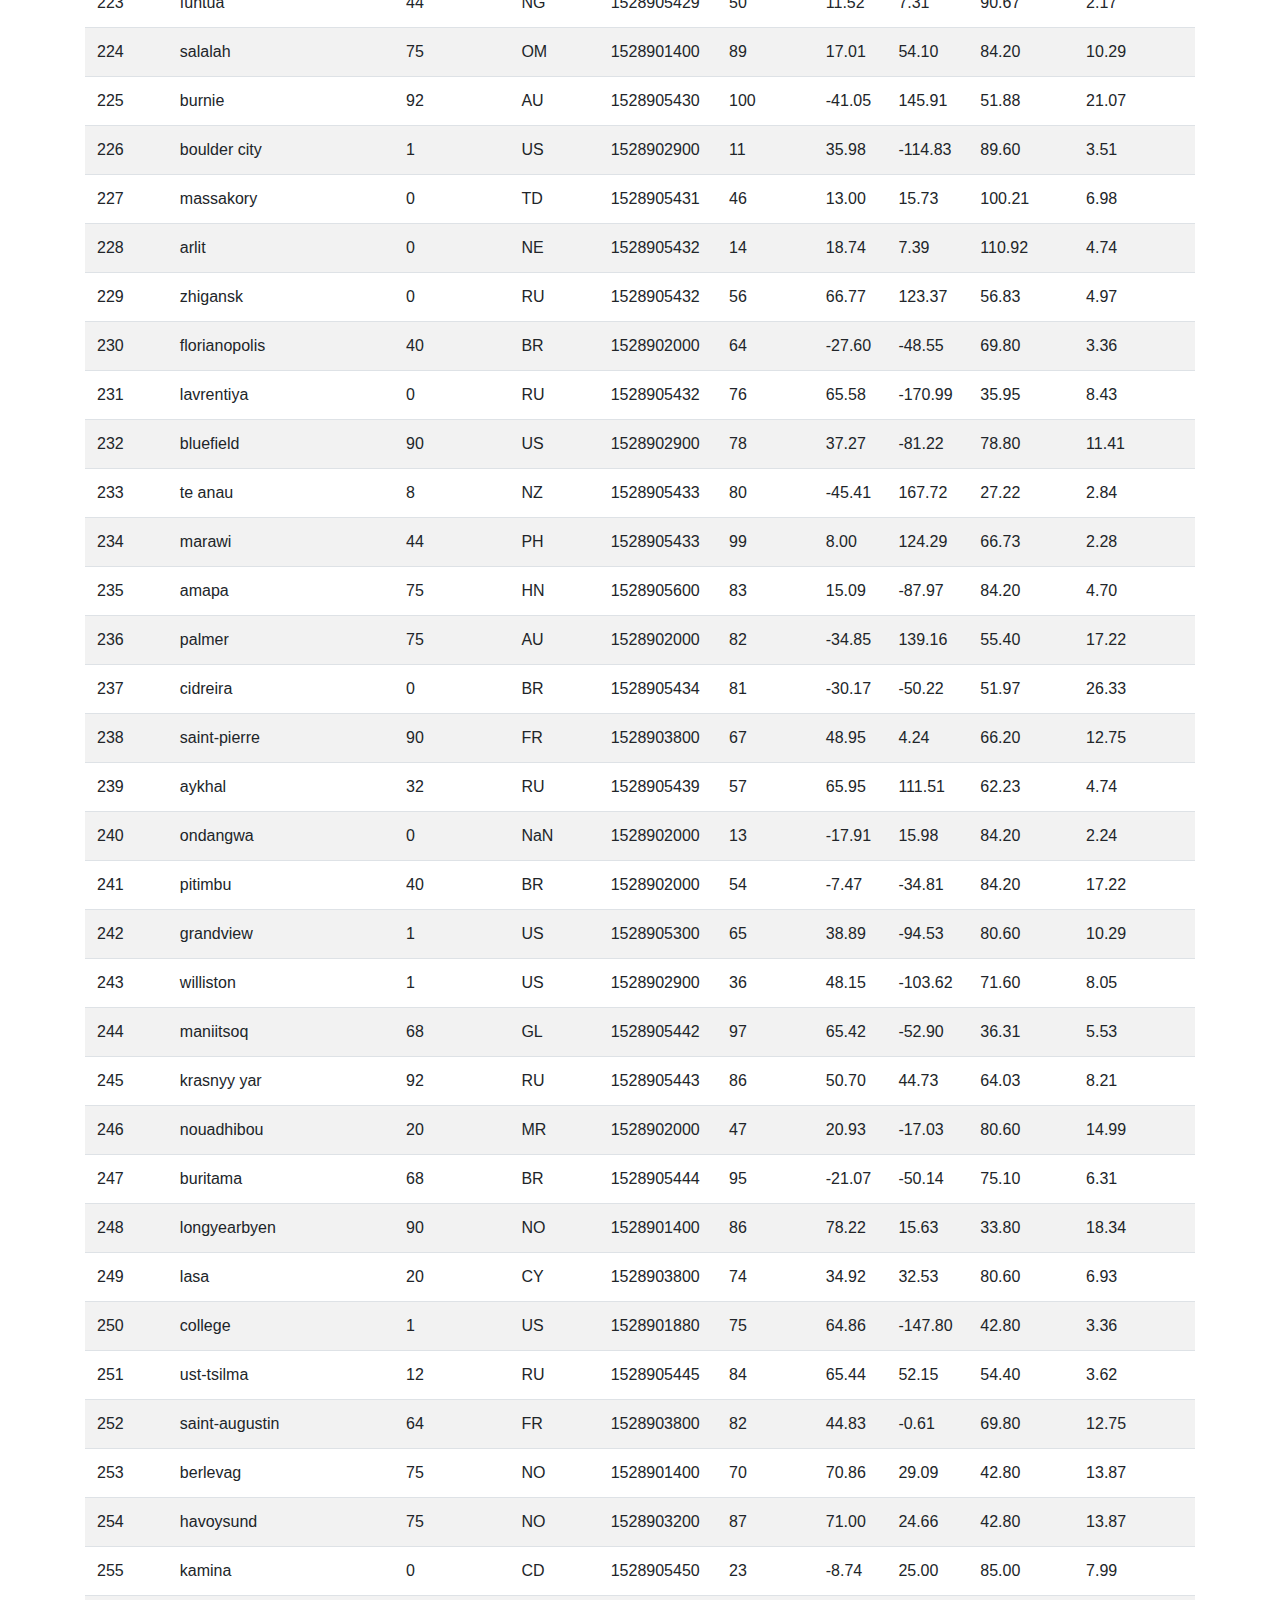
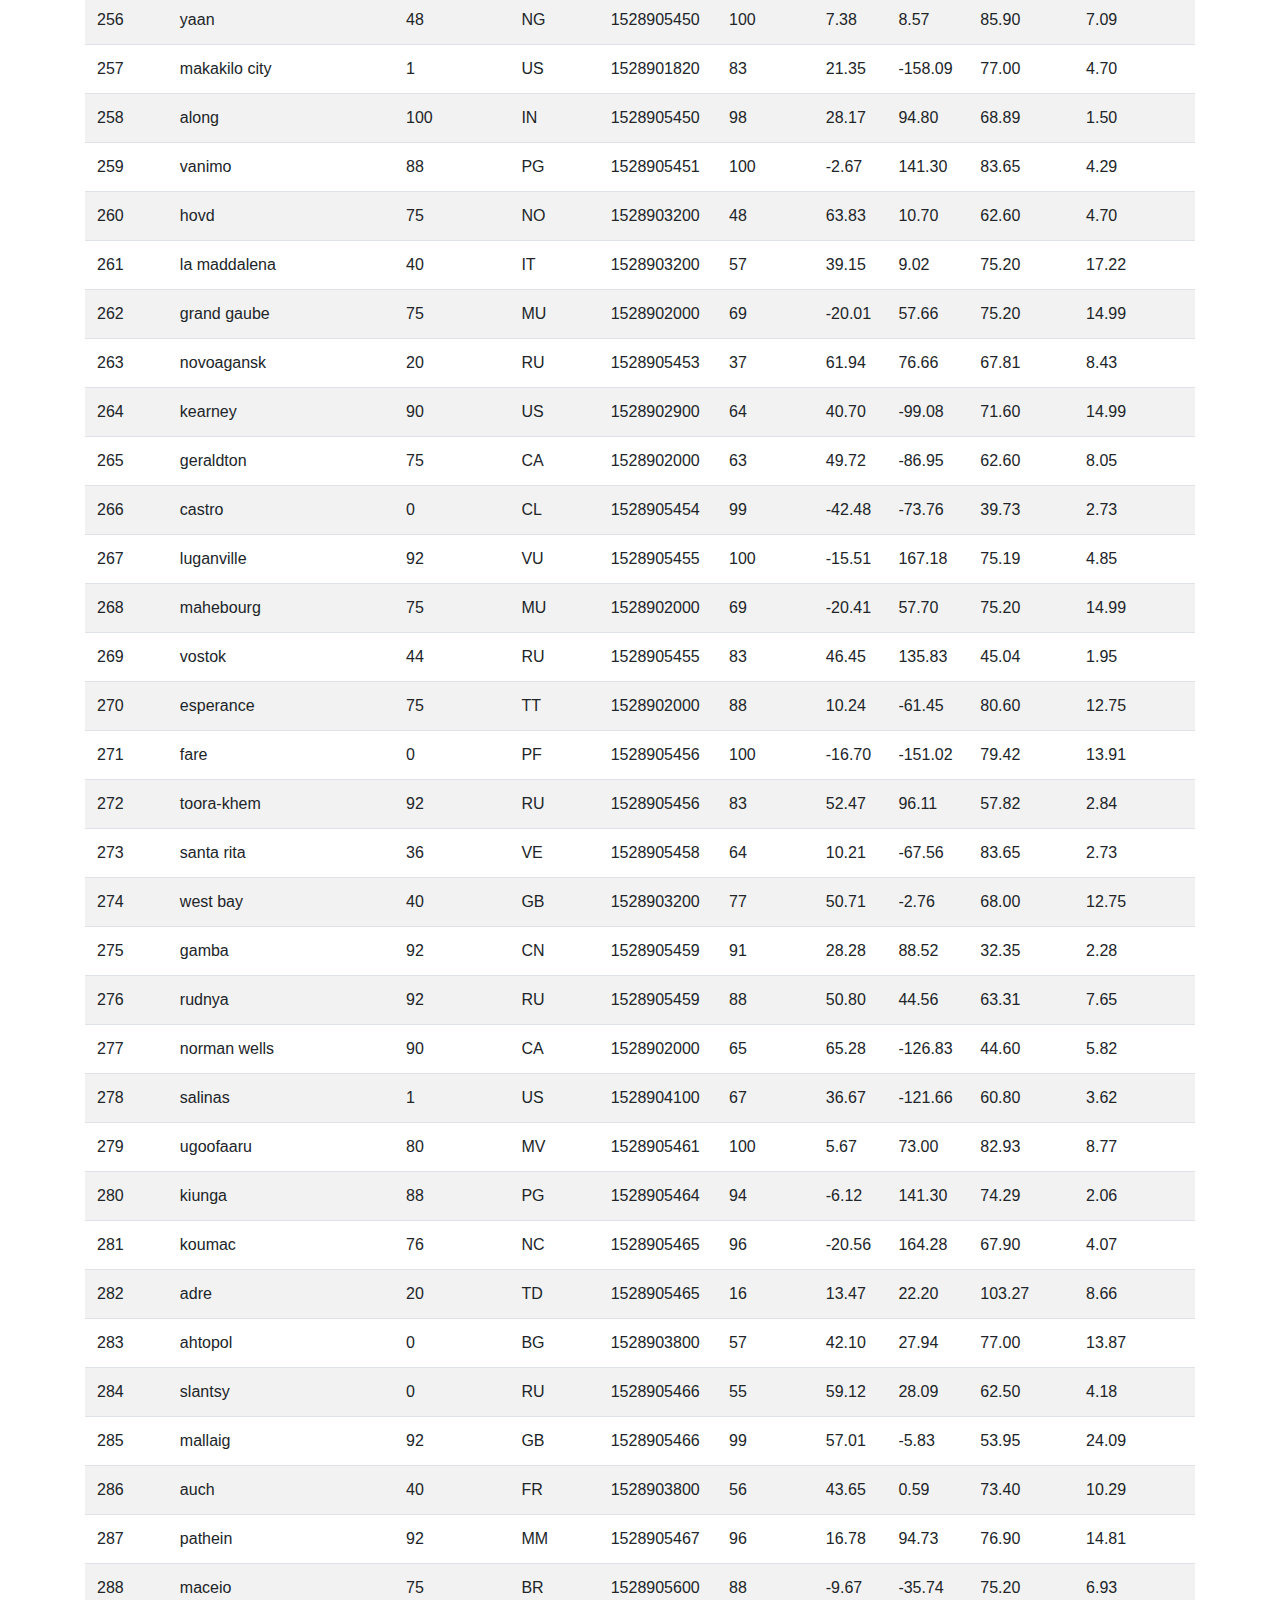
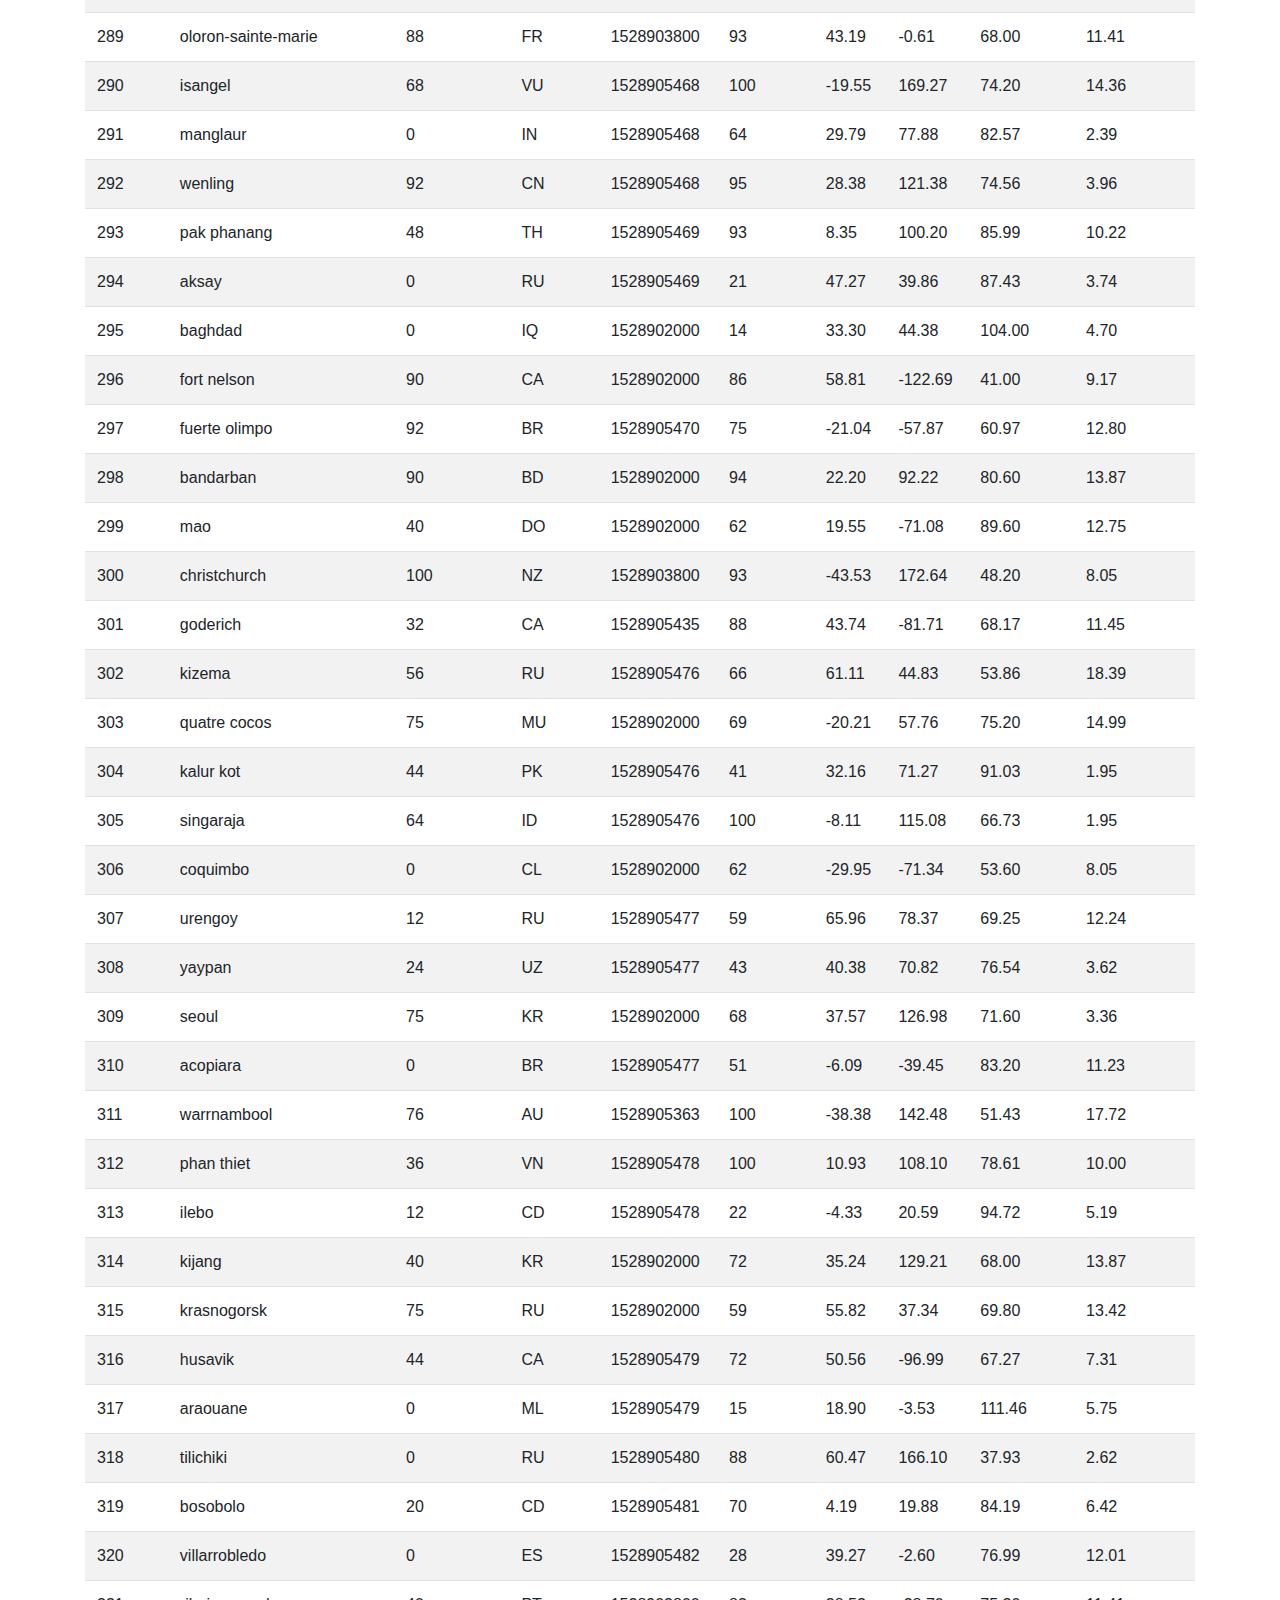
<file: Data.html>
<!DOCTYPE html>
<html lang="en-us">

<head>

  <meta charset="UTF-8">
  <title>City Latitude vs. Wind Speed</title>

  <!--  Bring in our bootstrap stylesheet  -->
  <link rel="stylesheet" href="https://stackpath.bootstrapcdn.com/bootstrap/4.3.1/css/bootstrap.min.css"
    integrity="sha384-ggOyR0iXCbMQv3Xipma34MD+dH/1fQ784/j6cY/iJTQUOhcWr7x9JvoRxT2MZw1T" crossorigin="anonymous">
  <script src="https://code.jquery.com/jquery-3.3.1.slim.min.js"
    integrity="sha384-q8i/X+965DzO0rT7abK41JStQIAqVgRVzpbzo5smXKp4YfRvH+8abtTE1Pi6jizo"
    crossorigin="anonymous"></script>
  <script src="https://cdnjs.cloudflare.com/ajax/libs/popper.js/1.14.7/umd/popper.min.js"
    integrity="sha384-UO2eT0CpHqdSJQ6hJty5KVphtPhzWj9WO1clHTMGa3JDZwrnQq4sF86dIHNDz0W1"
    crossorigin="anonymous"></script>
  <script src="https://stackpath.bootstrapcdn.com/bootstrap/4.3.1/js/bootstrap.min.js"
    integrity="sha384-JjSmVgyd0p3pXB1rRibZUAYoIIy6OrQ6VrjIEaFf/nJGzIxFDsf4x0xIM+B07jRM"
    crossorigin="anonymous"></script>
  <link rel="stylesheet" href="./style.css">

</head>

<body>

  <!-- navbar -->
  <div class="container-fluid">
    <nav class="navbar navbar-expand-lg navbar-light bg-light">
      <div class="navbar-header brand-custom-header">
        <a class="navbar-brand custom-header" href="index.html">Lattitude</a>
      </div>
      <button class="navbar-toggler" type="button" data-toggle="collapse" data-target="#navbarSupportedContent"
        aria-controls="navbarSupportedContent" aria-expanded="false" aria-label="Toggle navigation">
        <span class="navbar-toggler-icon"></span>
      </button>

      <div class="collapse navbar-collapse" id="navbarSupportedContent">
        <ul class="navbar-nav ml-auto">
          <li class="nav-item dropdown">
            <a class="nav-link dropdown-toggle" href="#" id="navbarDropdown" role="button" data-toggle="dropdown"
              aria-haspopup="true" aria-expanded="false">
              Plots
            </a>
            <div class="dropdown-menu" aria-labelledby="navbarDropdown">
              <a class="dropdown-item" href="Max_Temperature.html">Max Temperature</a>
              <a class="dropdown-item" href="Humidity.html">Humidity</a>
              <a class="dropdown-item" href="Cloudiness.html">Cloudiness</a>
              <a class="dropdown-item" href="Wind_Speed.html">Wind Speed</a>
            </div>
          </li>
          <li class="nav-item active">
            <a class="nav-link" href="Data.html">Data</a>
          </li>
          <li class="nav-item">
            <a class="nav-link" href="Comparison.html">Comparison</a>
          </li>
        </ul>
      </div>
    </nav>
  </div>

  <!-- container of Header -->
  <div class="container">
    <br>
    <h1 class="description-header">Data</h1>
    <hr class="description-hr" />
    <p>The following table includes all of the data used for ploting during this project.</p>

  </div>
  <!-- Table of data -->
  <div class=" container table-responsive-sm">
    <table class="table table-striped" class="margin">
      <!--table border="1" class="dataframe"-->
      <thead>
        <thead>
          <tr style="text-align: center;">
            <th>City_ID</th>
            <th>City</th>
            <th>Cloudiness</th>
            <th>Country</th>
            <th>Date</th>
            <th>Humidity</th>
            <th>Lat</th>
            <th>Lng</th>
            <th>Max Temp</th>
            <th>Wind Speed</th>
          </tr>
        </thead>
      <tbody>
        <tr>
          <td>0</td>
          <td>jacareacanga</td>
          <td>0</td>
          <td>BR</td>
          <td>1528902000</td>
          <td>62</td>
          <td>-6.22</td>
          <td>-57.76</td>
          <td>89.60</td>
          <td>6.93</td>
        </tr>
        <tr>
          <td>1</td>
          <td>kaitangata</td>
          <td>100</td>
          <td>NZ</td>
          <td>1528905304</td>
          <td>94</td>
          <td>-46.28</td>
          <td>169.85</td>
          <td>42.61</td>
          <td>5.64</td>
        </tr>
        <tr>
          <td>2</td>
          <td>goulburn</td>
          <td>20</td>
          <td>AU</td>
          <td>1528905078</td>
          <td>91</td>
          <td>-34.75</td>
          <td>149.72</td>
          <td>44.32</td>
          <td>10.11</td>
        </tr>
        <tr>
          <td>3</td>
          <td>lata</td>
          <td>76</td>
          <td>IN</td>
          <td>1528905305</td>
          <td>89</td>
          <td>30.78</td>
          <td>78.62</td>
          <td>59.89</td>
          <td>0.94</td>
        </tr>
        <tr>
          <td>4</td>
          <td>chokurdakh</td>
          <td>0</td>
          <td>RU</td>
          <td>1528905306</td>
          <td>88</td>
          <td>70.62</td>
          <td>147.90</td>
          <td>32.17</td>
          <td>2.95</td>
        </tr>
        <tr>
          <td>5</td>
          <td>martyush</td>
          <td>92</td>
          <td>RU</td>
          <td>1528905306</td>
          <td>94</td>
          <td>56.40</td>
          <td>61.89</td>
          <td>55.03</td>
          <td>9.33</td>
        </tr>
        <tr>
          <td>6</td>
          <td>hobart</td>
          <td>20</td>
          <td>AU</td>
          <td>1528902000</td>
          <td>87</td>
          <td>-42.88</td>
          <td>147.33</td>
          <td>44.60</td>
          <td>8.05</td>
        </tr>
        <tr>
          <td>7</td>
          <td>broken hill</td>
          <td>0</td>
          <td>AU</td>
          <td>1528905311</td>
          <td>88</td>
          <td>-31.97</td>
          <td>141.45</td>
          <td>44.50</td>
          <td>7.31</td>
        </tr>
        <tr>
          <td>8</td>
          <td>harnosand</td>
          <td>0</td>
          <td>SE</td>
          <td>1528903200</td>
          <td>44</td>
          <td>62.63</td>
          <td>17.94</td>
          <td>60.80</td>
          <td>13.87</td>
        </tr>
        <tr>
          <td>9</td>
          <td>tuatapere</td>
          <td>0</td>
          <td>NZ</td>
          <td>1528905312</td>
          <td>100</td>
          <td>-46.13</td>
          <td>167.69</td>
          <td>38.92</td>
          <td>3.40</td>
        </tr>
        <tr>
          <td>10</td>
          <td>puerto ayora</td>
          <td>90</td>
          <td>EC</td>
          <td>1528902000</td>
          <td>69</td>
          <td>-0.74</td>
          <td>-90.35</td>
          <td>77.00</td>
          <td>13.87</td>
        </tr>
        <tr>
          <td>11</td>
          <td>havre-saint-pierre</td>
          <td>75</td>
          <td>CA</td>
          <td>1528902000</td>
          <td>58</td>
          <td>50.23</td>
          <td>-63.60</td>
          <td>53.60</td>
          <td>19.46</td>
        </tr>
        <tr>
          <td>12</td>
          <td>punta arenas</td>
          <td>0</td>
          <td>CL</td>
          <td>1528902000</td>
          <td>100</td>
          <td>-53.16</td>
          <td>-70.91</td>
          <td>35.60</td>
          <td>9.17</td>
        </tr>
        <tr>
          <td>13</td>
          <td>tasiilaq</td>
          <td>75</td>
          <td>GL</td>
          <td>1528901400</td>
          <td>60</td>
          <td>65.61</td>
          <td>-37.64</td>
          <td>39.20</td>
          <td>2.24</td>
        </tr>
        <tr>
          <td>14</td>
          <td>chapais</td>
          <td>40</td>
          <td>CA</td>
          <td>1528902000</td>
          <td>38</td>
          <td>49.78</td>
          <td>-74.86</td>
          <td>59.00</td>
          <td>10.29</td>
        </tr>
        <tr>
          <td>15</td>
          <td>avarua</td>
          <td>40</td>
          <td>CK</td>
          <td>1528902000</td>
          <td>56</td>
          <td>-21.21</td>
          <td>-159.78</td>
          <td>73.40</td>
          <td>10.29</td>
        </tr>
        <tr>
          <td>16</td>
          <td>hofn</td>
          <td>75</td>
          <td>IS</td>
          <td>1528902000</td>
          <td>87</td>
          <td>64.25</td>
          <td>-15.21</td>
          <td>51.80</td>
          <td>8.05</td>
        </tr>
        <tr>
          <td>17</td>
          <td>yukamenskoye</td>
          <td>92</td>
          <td>RU</td>
          <td>1528905315</td>
          <td>98</td>
          <td>57.89</td>
          <td>52.24</td>
          <td>56.65</td>
          <td>10.22</td>
        </tr>
        <tr>
          <td>18</td>
          <td>khandbari</td>
          <td>80</td>
          <td>NP</td>
          <td>1528905315</td>
          <td>67</td>
          <td>27.38</td>
          <td>87.21</td>
          <td>44.59</td>
          <td>1.39</td>
        </tr>
        <tr>
          <td>19</td>
          <td>bethel</td>
          <td>1</td>
          <td>US</td>
          <td>1528901580</td>
          <td>93</td>
          <td>60.79</td>
          <td>-161.76</td>
          <td>44.60</td>
          <td>8.05</td>
        </tr>
        <tr>
          <td>20</td>
          <td>ushuaia</td>
          <td>75</td>
          <td>AR</td>
          <td>1528902000</td>
          <td>64</td>
          <td>-54.81</td>
          <td>-68.31</td>
          <td>41.00</td>
          <td>3.36</td>
        </tr>
        <tr>
          <td>21</td>
          <td>east london</td>
          <td>0</td>
          <td>ZA</td>
          <td>1528902000</td>
          <td>37</td>
          <td>-33.02</td>
          <td>27.91</td>
          <td>69.80</td>
          <td>5.82</td>
        </tr>
        <tr>
          <td>22</td>
          <td>bluff</td>
          <td>76</td>
          <td>AU</td>
          <td>1528905321</td>
          <td>76</td>
          <td>-23.58</td>
          <td>149.07</td>
          <td>61.96</td>
          <td>4.74</td>
        </tr>
        <tr>
          <td>23</td>
          <td>mount isa</td>
          <td>75</td>
          <td>AU</td>
          <td>1528902000</td>
          <td>100</td>
          <td>-20.73</td>
          <td>139.49</td>
          <td>64.40</td>
          <td>3.29</td>
        </tr>
        <tr>
          <td>24</td>
          <td>pevek</td>
          <td>0</td>
          <td>RU</td>
          <td>1528905321</td>
          <td>71</td>
          <td>69.70</td>
          <td>170.27</td>
          <td>36.94</td>
          <td>6.98</td>
        </tr>
        <tr>
          <td>25</td>
          <td>gao</td>
          <td>24</td>
          <td>ML</td>
          <td>1528905321</td>
          <td>16</td>
          <td>16.28</td>
          <td>-0.04</td>
          <td>110.02</td>
          <td>4.97</td>
        </tr>
        <tr>
          <td>26</td>
          <td>cabo san lucas</td>
          <td>75</td>
          <td>MX</td>
          <td>1528901160</td>
          <td>74</td>
          <td>22.89</td>
          <td>-109.91</td>
          <td>84.20</td>
          <td>10.29</td>
        </tr>
        <tr>
          <td>27</td>
          <td>sao filipe</td>
          <td>0</td>
          <td>CV</td>
          <td>1528905323</td>
          <td>88</td>
          <td>14.90</td>
          <td>-24.50</td>
          <td>75.73</td>
          <td>13.02</td>
        </tr>
        <tr>
          <td>28</td>
          <td>tiksi</td>
          <td>44</td>
          <td>RU</td>
          <td>1528905298</td>
          <td>58</td>
          <td>71.64</td>
          <td>128.87</td>
          <td>57.73</td>
          <td>10.11</td>
        </tr>
        <tr>
          <td>29</td>
          <td>busselton</td>
          <td>92</td>
          <td>AU</td>
          <td>1528905323</td>
          <td>100</td>
          <td>-33.64</td>
          <td>115.35</td>
          <td>60.43</td>
          <td>10.56</td>
        </tr>
        <tr>
          <td>30</td>
          <td>alofi</td>
          <td>76</td>
          <td>NU</td>
          <td>1528902000</td>
          <td>88</td>
          <td>-19.06</td>
          <td>-169.92</td>
          <td>71.60</td>
          <td>3.36</td>
        </tr>
        <tr>
          <td>31</td>
          <td>ola</td>
          <td>75</td>
          <td>RU</td>
          <td>1528902000</td>
          <td>100</td>
          <td>59.58</td>
          <td>151.30</td>
          <td>42.80</td>
          <td>7.76</td>
        </tr>
        <tr>
          <td>32</td>
          <td>atar</td>
          <td>20</td>
          <td>MR</td>
          <td>1528902000</td>
          <td>19</td>
          <td>20.52</td>
          <td>-13.05</td>
          <td>91.40</td>
          <td>9.17</td>
        </tr>
        <tr>
          <td>33</td>
          <td>rikitea</td>
          <td>0</td>
          <td>PF</td>
          <td>1528905325</td>
          <td>100</td>
          <td>-23.12</td>
          <td>-134.97</td>
          <td>73.57</td>
          <td>8.66</td>
        </tr>
        <tr>
          <td>34</td>
          <td>hermanus</td>
          <td>0</td>
          <td>ZA</td>
          <td>1528905325</td>
          <td>24</td>
          <td>-34.42</td>
          <td>19.24</td>
          <td>77.17</td>
          <td>8.66</td>
        </tr>
        <tr>
          <td>35</td>
          <td>ponta delgada</td>
          <td>75</td>
          <td>PT</td>
          <td>1528903800</td>
          <td>88</td>
          <td>37.73</td>
          <td>-25.67</td>
          <td>71.60</td>
          <td>12.75</td>
        </tr>
        <tr>
          <td>36</td>
          <td>bambari</td>
          <td>24</td>
          <td>CF</td>
          <td>1528905326</td>
          <td>84</td>
          <td>5.77</td>
          <td>20.68</td>
          <td>81.85</td>
          <td>7.65</td>
        </tr>
        <tr>
          <td>37</td>
          <td>cap malheureux</td>
          <td>75</td>
          <td>MU</td>
          <td>1528902000</td>
          <td>69</td>
          <td>-19.98</td>
          <td>57.61</td>
          <td>75.20</td>
          <td>14.99</td>
        </tr>
        <tr>
          <td>38</td>
          <td>puerto escondido</td>
          <td>75</td>
          <td>MX</td>
          <td>1528901100</td>
          <td>65</td>
          <td>15.86</td>
          <td>-97.07</td>
          <td>80.60</td>
          <td>3.36</td>
        </tr>
        <tr>
          <td>39</td>
          <td>qaanaaq</td>
          <td>32</td>
          <td>GL</td>
          <td>1528905330</td>
          <td>100</td>
          <td>77.48</td>
          <td>-69.36</td>
          <td>31.45</td>
          <td>6.31</td>
        </tr>
        <tr>
          <td>40</td>
          <td>new norfolk</td>
          <td>20</td>
          <td>AU</td>
          <td>1528902000</td>
          <td>87</td>
          <td>-42.78</td>
          <td>147.06</td>
          <td>44.60</td>
          <td>8.05</td>
        </tr>
        <tr>
          <td>41</td>
          <td>najran</td>
          <td>40</td>
          <td>SA</td>
          <td>1528902000</td>
          <td>13</td>
          <td>17.54</td>
          <td>44.22</td>
          <td>98.60</td>
          <td>11.41</td>
        </tr>
        <tr>
          <td>42</td>
          <td>isla mujeres</td>
          <td>90</td>
          <td>MX</td>
          <td>1528904340</td>
          <td>100</td>
          <td>21.23</td>
          <td>-86.73</td>
          <td>75.20</td>
          <td>16.11</td>
        </tr>
        <tr>
          <td>43</td>
          <td>mar del plata</td>
          <td>0</td>
          <td>AR</td>
          <td>1528905297</td>
          <td>100</td>
          <td>-46.43</td>
          <td>-67.52</td>
          <td>32.53</td>
          <td>7.31</td>
        </tr>
        <tr>
          <td>44</td>
          <td>provideniya</td>
          <td>0</td>
          <td>RU</td>
          <td>1528905332</td>
          <td>91</td>
          <td>64.42</td>
          <td>-173.23</td>
          <td>40.63</td>
          <td>10.78</td>
        </tr>
        <tr>
          <td>45</td>
          <td>jamestown</td>
          <td>12</td>
          <td>AU</td>
          <td>1528905333</td>
          <td>88</td>
          <td>-33.21</td>
          <td>138.60</td>
          <td>43.15</td>
          <td>10.89</td>
        </tr>
        <tr>
          <td>46</td>
          <td>medicine hat</td>
          <td>20</td>
          <td>CA</td>
          <td>1528902000</td>
          <td>34</td>
          <td>50.04</td>
          <td>-110.68</td>
          <td>66.20</td>
          <td>14.99</td>
        </tr>
        <tr>
          <td>47</td>
          <td>katsuura</td>
          <td>8</td>
          <td>JP</td>
          <td>1528905334</td>
          <td>88</td>
          <td>33.93</td>
          <td>134.50</td>
          <td>62.05</td>
          <td>7.54</td>
        </tr>
        <tr>
          <td>48</td>
          <td>aklavik</td>
          <td>20</td>
          <td>CA</td>
          <td>1528902000</td>
          <td>53</td>
          <td>68.22</td>
          <td>-135.01</td>
          <td>51.80</td>
          <td>11.41</td>
        </tr>
        <tr>
          <td>49</td>
          <td>tuktoyaktuk</td>
          <td>20</td>
          <td>CA</td>
          <td>1528902000</td>
          <td>61</td>
          <td>69.44</td>
          <td>-133.03</td>
          <td>46.40</td>
          <td>6.93</td>
        </tr>
        <tr>
          <td>50</td>
          <td>kapaa</td>
          <td>90</td>
          <td>US</td>
          <td>1528901760</td>
          <td>88</td>
          <td>22.08</td>
          <td>-159.32</td>
          <td>75.20</td>
          <td>14.99</td>
        </tr>
        <tr>
          <td>51</td>
          <td>mildura</td>
          <td>0</td>
          <td>AU</td>
          <td>1528905300</td>
          <td>92</td>
          <td>-34.18</td>
          <td>142.16</td>
          <td>45.67</td>
          <td>9.66</td>
        </tr>
        <tr>
          <td>52</td>
          <td>souillac</td>
          <td>75</td>
          <td>FR</td>
          <td>1528903800</td>
          <td>49</td>
          <td>45.60</td>
          <td>-0.60</td>
          <td>73.40</td>
          <td>10.29</td>
        </tr>
        <tr>
          <td>53</td>
          <td>lorengau</td>
          <td>100</td>
          <td>PG</td>
          <td>1528905336</td>
          <td>100</td>
          <td>-2.02</td>
          <td>147.27</td>
          <td>80.59</td>
          <td>3.85</td>
        </tr>
        <tr>
          <td>54</td>
          <td>praia</td>
          <td>20</td>
          <td>BR</td>
          <td>1528902000</td>
          <td>47</td>
          <td>-20.25</td>
          <td>-43.81</td>
          <td>82.40</td>
          <td>3.36</td>
        </tr>
        <tr>
          <td>55</td>
          <td>port alfred</td>
          <td>0</td>
          <td>ZA</td>
          <td>1528905338</td>
          <td>50</td>
          <td>-33.59</td>
          <td>26.89</td>
          <td>76.54</td>
          <td>7.20</td>
        </tr>
        <tr>
          <td>56</td>
          <td>barranca</td>
          <td>0</td>
          <td>PE</td>
          <td>1528905339</td>
          <td>98</td>
          <td>-10.75</td>
          <td>-77.76</td>
          <td>61.87</td>
          <td>9.89</td>
        </tr>
        <tr>
          <td>57</td>
          <td>nome</td>
          <td>40</td>
          <td>US</td>
          <td>1528902900</td>
          <td>70</td>
          <td>30.04</td>
          <td>-94.42</td>
          <td>87.80</td>
          <td>3.36</td>
        </tr>
        <tr>
          <td>58</td>
          <td>matay</td>
          <td>0</td>
          <td>EG</td>
          <td>1528905339</td>
          <td>23</td>
          <td>28.42</td>
          <td>30.79</td>
          <td>97.69</td>
          <td>6.98</td>
        </tr>
        <tr>
          <td>59</td>
          <td>saskylakh</td>
          <td>48</td>
          <td>RU</td>
          <td>1528905339</td>
          <td>55</td>
          <td>71.97</td>
          <td>114.09</td>
          <td>59.53</td>
          <td>5.86</td>
        </tr>
        <tr>
          <td>60</td>
          <td>itarema</td>
          <td>0</td>
          <td>BR</td>
          <td>1528905340</td>
          <td>61</td>
          <td>-2.92</td>
          <td>-39.92</td>
          <td>88.33</td>
          <td>12.57</td>
        </tr>
        <tr>
          <td>61</td>
          <td>butaritari</td>
          <td>56</td>
          <td>KI</td>
          <td>1528905340</td>
          <td>100</td>
          <td>3.07</td>
          <td>172.79</td>
          <td>81.13</td>
          <td>7.31</td>
        </tr>
        <tr>
          <td>62</td>
          <td>peniche</td>
          <td>20</td>
          <td>PT</td>
          <td>1528903800</td>
          <td>64</td>
          <td>39.36</td>
          <td>-9.38</td>
          <td>75.20</td>
          <td>12.75</td>
        </tr>
        <tr>
          <td>63</td>
          <td>beloha</td>
          <td>0</td>
          <td>MG</td>
          <td>1528905340</td>
          <td>57</td>
          <td>-25.17</td>
          <td>45.06</td>
          <td>71.95</td>
          <td>16.37</td>
        </tr>
        <tr>
          <td>64</td>
          <td>anadyr</td>
          <td>0</td>
          <td>RU</td>
          <td>1528902000</td>
          <td>57</td>
          <td>64.73</td>
          <td>177.51</td>
          <td>48.20</td>
          <td>4.47</td>
        </tr>
        <tr>
          <td>65</td>
          <td>luderitz</td>
          <td>12</td>
          <td>NaN</td>
          <td>1528905342</td>
          <td>64</td>
          <td>-26.65</td>
          <td>15.16</td>
          <td>64.03</td>
          <td>17.38</td>
        </tr>
        <tr>
          <td>66</td>
          <td>rochester</td>
          <td>1</td>
          <td>US</td>
          <td>1528902960</td>
          <td>37</td>
          <td>44.02</td>
          <td>-92.46</td>
          <td>73.40</td>
          <td>6.93</td>
        </tr>
        <tr>
          <td>67</td>
          <td>bosaso</td>
          <td>0</td>
          <td>SO</td>
          <td>1528905347</td>
          <td>86</td>
          <td>11.28</td>
          <td>49.18</td>
          <td>89.77</td>
          <td>3.96</td>
        </tr>
        <tr>
          <td>68</td>
          <td>faanui</td>
          <td>0</td>
          <td>PF</td>
          <td>1528905347</td>
          <td>100</td>
          <td>-16.48</td>
          <td>-151.75</td>
          <td>79.96</td>
          <td>11.79</td>
        </tr>
        <tr>
          <td>69</td>
          <td>grindavik</td>
          <td>75</td>
          <td>IS</td>
          <td>1528902000</td>
          <td>70</td>
          <td>63.84</td>
          <td>-22.43</td>
          <td>48.20</td>
          <td>5.82</td>
        </tr>
        <tr>
          <td>70</td>
          <td>margate</td>
          <td>20</td>
          <td>AU</td>
          <td>1528902000</td>
          <td>87</td>
          <td>-43.03</td>
          <td>147.26</td>
          <td>44.60</td>
          <td>8.05</td>
        </tr>
        <tr>
          <td>71</td>
          <td>marsh harbour</td>
          <td>88</td>
          <td>BS</td>
          <td>1528905349</td>
          <td>95</td>
          <td>26.54</td>
          <td>-77.06</td>
          <td>82.39</td>
          <td>10.00</td>
        </tr>
        <tr>
          <td>72</td>
          <td>comodoro rivadavia</td>
          <td>40</td>
          <td>AR</td>
          <td>1528902000</td>
          <td>60</td>
          <td>-45.87</td>
          <td>-67.48</td>
          <td>42.80</td>
          <td>9.17</td>
        </tr>
        <tr>
          <td>73</td>
          <td>upernavik</td>
          <td>92</td>
          <td>GL</td>
          <td>1528905350</td>
          <td>100</td>
          <td>72.79</td>
          <td>-56.15</td>
          <td>29.29</td>
          <td>3.74</td>
        </tr>
        <tr>
          <td>74</td>
          <td>uige</td>
          <td>0</td>
          <td>AO</td>
          <td>1528905350</td>
          <td>29</td>
          <td>-7.61</td>
          <td>15.06</td>
          <td>86.80</td>
          <td>3.18</td>
        </tr>
        <tr>
          <td>75</td>
          <td>bredasdorp</td>
          <td>0</td>
          <td>ZA</td>
          <td>1528902000</td>
          <td>23</td>
          <td>-34.53</td>
          <td>20.04</td>
          <td>82.40</td>
          <td>5.82</td>
        </tr>
        <tr>
          <td>76</td>
          <td>bodden town</td>
          <td>40</td>
          <td>KY</td>
          <td>1528902000</td>
          <td>78</td>
          <td>19.28</td>
          <td>-81.25</td>
          <td>80.60</td>
          <td>16.11</td>
        </tr>
        <tr>
          <td>77</td>
          <td>guerrero negro</td>
          <td>44</td>
          <td>MX</td>
          <td>1528905350</td>
          <td>88</td>
          <td>27.97</td>
          <td>-114.04</td>
          <td>63.85</td>
          <td>3.74</td>
        </tr>
        <tr>
          <td>78</td>
          <td>bilma</td>
          <td>0</td>
          <td>NE</td>
          <td>1528905351</td>
          <td>12</td>
          <td>18.69</td>
          <td>12.92</td>
          <td>110.47</td>
          <td>4.63</td>
        </tr>
        <tr>
          <td>79</td>
          <td>carnarvon</td>
          <td>0</td>
          <td>ZA</td>
          <td>1528905351</td>
          <td>30</td>
          <td>-30.97</td>
          <td>22.13</td>
          <td>60.43</td>
          <td>14.25</td>
        </tr>
        <tr>
          <td>80</td>
          <td>ponta do sol</td>
          <td>12</td>
          <td>BR</td>
          <td>1528905352</td>
          <td>72</td>
          <td>-20.63</td>
          <td>-46.00</td>
          <td>78.25</td>
          <td>3.96</td>
        </tr>
        <tr>
          <td>81</td>
          <td>vila franca do campo</td>
          <td>75</td>
          <td>PT</td>
          <td>1528903800</td>
          <td>88</td>
          <td>37.72</td>
          <td>-25.43</td>
          <td>71.60</td>
          <td>12.75</td>
        </tr>
        <tr>
          <td>82</td>
          <td>puerto del rosario</td>
          <td>20</td>
          <td>ES</td>
          <td>1528903800</td>
          <td>60</td>
          <td>28.50</td>
          <td>-13.86</td>
          <td>73.40</td>
          <td>17.22</td>
        </tr>
        <tr>
          <td>83</td>
          <td>sitka</td>
          <td>20</td>
          <td>US</td>
          <td>1528905353</td>
          <td>92</td>
          <td>37.17</td>
          <td>-99.65</td>
          <td>74.02</td>
          <td>5.97</td>
        </tr>
        <tr>
          <td>84</td>
          <td>camacha</td>
          <td>75</td>
          <td>PT</td>
          <td>1528903800</td>
          <td>72</td>
          <td>33.08</td>
          <td>-16.33</td>
          <td>68.00</td>
          <td>16.11</td>
        </tr>
        <tr>
          <td>85</td>
          <td>saint-philippe</td>
          <td>1</td>
          <td>CA</td>
          <td>1528902900</td>
          <td>54</td>
          <td>45.36</td>
          <td>-73.48</td>
          <td>78.80</td>
          <td>11.41</td>
        </tr>
        <tr>
          <td>86</td>
          <td>port blair</td>
          <td>92</td>
          <td>IN</td>
          <td>1528905357</td>
          <td>97</td>
          <td>11.67</td>
          <td>92.75</td>
          <td>84.37</td>
          <td>25.10</td>
        </tr>
        <tr>
          <td>87</td>
          <td>albany</td>
          <td>90</td>
          <td>US</td>
          <td>1528903860</td>
          <td>68</td>
          <td>42.65</td>
          <td>-73.75</td>
          <td>69.80</td>
          <td>3.36</td>
        </tr>
        <tr>
          <td>88</td>
          <td>barrow</td>
          <td>88</td>
          <td>AR</td>
          <td>1528905182</td>
          <td>72</td>
          <td>-38.31</td>
          <td>-60.23</td>
          <td>50.26</td>
          <td>8.21</td>
        </tr>
        <tr>
          <td>89</td>
          <td>qorveh</td>
          <td>92</td>
          <td>IR</td>
          <td>1528905357</td>
          <td>22</td>
          <td>35.17</td>
          <td>47.80</td>
          <td>76.72</td>
          <td>3.18</td>
        </tr>
        <tr>
          <td>90</td>
          <td>san jeronimo</td>
          <td>90</td>
          <td>PE</td>
          <td>1528902000</td>
          <td>81</td>
          <td>-13.65</td>
          <td>-73.37</td>
          <td>46.40</td>
          <td>2.39</td>
        </tr>
        <tr>
          <td>91</td>
          <td>mataura</td>
          <td>24</td>
          <td>NZ</td>
          <td>1528905299</td>
          <td>79</td>
          <td>-46.19</td>
          <td>168.86</td>
          <td>25.69</td>
          <td>3.18</td>
        </tr>
        <tr>
          <td>92</td>
          <td>buala</td>
          <td>64</td>
          <td>SB</td>
          <td>1528905359</td>
          <td>100</td>
          <td>-8.15</td>
          <td>159.59</td>
          <td>78.70</td>
          <td>4.18</td>
        </tr>
        <tr>
          <td>93</td>
          <td>eyl</td>
          <td>20</td>
          <td>SO</td>
          <td>1528905359</td>
          <td>57</td>
          <td>7.98</td>
          <td>49.82</td>
          <td>86.62</td>
          <td>22.41</td>
        </tr>
        <tr>
          <td>94</td>
          <td>abu dhabi</td>
          <td>0</td>
          <td>AE</td>
          <td>1528902000</td>
          <td>29</td>
          <td>24.47</td>
          <td>54.37</td>
          <td>98.60</td>
          <td>16.11</td>
        </tr>
        <tr>
          <td>95</td>
          <td>tahe</td>
          <td>92</td>
          <td>CN</td>
          <td>1528905359</td>
          <td>98</td>
          <td>52.34</td>
          <td>124.71</td>
          <td>51.43</td>
          <td>2.17</td>
        </tr>
        <tr>
          <td>96</td>
          <td>chuy</td>
          <td>80</td>
          <td>UY</td>
          <td>1528905099</td>
          <td>93</td>
          <td>-33.69</td>
          <td>-53.46</td>
          <td>52.87</td>
          <td>28.90</td>
        </tr>
        <tr>
          <td>97</td>
          <td>dzerzhinskoye</td>
          <td>8</td>
          <td>RU</td>
          <td>1528905360</td>
          <td>69</td>
          <td>56.84</td>
          <td>95.22</td>
          <td>65.11</td>
          <td>3.85</td>
        </tr>
        <tr>
          <td>98</td>
          <td>vanavara</td>
          <td>0</td>
          <td>RU</td>
          <td>1528905360</td>
          <td>50</td>
          <td>60.35</td>
          <td>102.28</td>
          <td>64.21</td>
          <td>5.64</td>
        </tr>
        <tr>
          <td>99</td>
          <td>muros</td>
          <td>40</td>
          <td>ES</td>
          <td>1528903800</td>
          <td>72</td>
          <td>42.77</td>
          <td>-9.06</td>
          <td>66.20</td>
          <td>10.29</td>
        </tr>
        <tr>
          <td>100</td>
          <td>auchel</td>
          <td>0</td>
          <td>FR</td>
          <td>1528903800</td>
          <td>49</td>
          <td>50.51</td>
          <td>2.47</td>
          <td>68.00</td>
          <td>3.36</td>
        </tr>
        <tr>
          <td>101</td>
          <td>bubaque</td>
          <td>40</td>
          <td>GW</td>
          <td>1528902000</td>
          <td>55</td>
          <td>11.28</td>
          <td>-15.83</td>
          <td>91.40</td>
          <td>11.41</td>
        </tr>
        <tr>
          <td>102</td>
          <td>khatanga</td>
          <td>8</td>
          <td>RU</td>
          <td>1528905361</td>
          <td>65</td>
          <td>71.98</td>
          <td>102.47</td>
          <td>60.97</td>
          <td>4.63</td>
        </tr>
        <tr>
          <td>103</td>
          <td>los banos</td>
          <td>1</td>
          <td>US</td>
          <td>1528904100</td>
          <td>67</td>
          <td>37.06</td>
          <td>-120.85</td>
          <td>75.20</td>
          <td>4.74</td>
        </tr>
        <tr>
          <td>104</td>
          <td>labuhan</td>
          <td>12</td>
          <td>ID</td>
          <td>1528905361</td>
          <td>95</td>
          <td>-2.54</td>
          <td>115.51</td>
          <td>72.94</td>
          <td>1.83</td>
        </tr>
        <tr>
          <td>105</td>
          <td>saint-paul</td>
          <td>75</td>
          <td>FR</td>
          <td>1528903800</td>
          <td>56</td>
          <td>45.22</td>
          <td>1.90</td>
          <td>68.00</td>
          <td>14.99</td>
        </tr>
        <tr>
          <td>106</td>
          <td>petatlan</td>
          <td>90</td>
          <td>MX</td>
          <td>1528901220</td>
          <td>74</td>
          <td>17.52</td>
          <td>-101.27</td>
          <td>84.20</td>
          <td>1.83</td>
        </tr>
        <tr>
          <td>107</td>
          <td>baykit</td>
          <td>36</td>
          <td>RU</td>
          <td>1528905366</td>
          <td>68</td>
          <td>61.68</td>
          <td>96.39</td>
          <td>63.94</td>
          <td>4.29</td>
        </tr>
        <tr>
          <td>108</td>
          <td>dalby</td>
          <td>75</td>
          <td>AU</td>
          <td>1528902000</td>
          <td>93</td>
          <td>-27.18</td>
          <td>151.26</td>
          <td>53.60</td>
          <td>2.24</td>
        </tr>
        <tr>
          <td>109</td>
          <td>yellowknife</td>
          <td>90</td>
          <td>CA</td>
          <td>1528902540</td>
          <td>93</td>
          <td>62.45</td>
          <td>-114.38</td>
          <td>46.40</td>
          <td>8.05</td>
        </tr>
        <tr>
          <td>110</td>
          <td>hilo</td>
          <td>75</td>
          <td>US</td>
          <td>1528901580</td>
          <td>88</td>
          <td>19.71</td>
          <td>-155.08</td>
          <td>66.20</td>
          <td>5.82</td>
        </tr>
        <tr>
          <td>111</td>
          <td>turukhansk</td>
          <td>36</td>
          <td>RU</td>
          <td>1528905297</td>
          <td>76</td>
          <td>65.80</td>
          <td>87.96</td>
          <td>66.37</td>
          <td>6.42</td>
        </tr>
        <tr>
          <td>112</td>
          <td>dingle</td>
          <td>68</td>
          <td>PH</td>
          <td>1528905368</td>
          <td>82</td>
          <td>11.00</td>
          <td>122.67</td>
          <td>79.96</td>
          <td>8.21</td>
        </tr>
        <tr>
          <td>113</td>
          <td>dillon</td>
          <td>1</td>
          <td>US</td>
          <td>1528901580</td>
          <td>44</td>
          <td>45.22</td>
          <td>-112.64</td>
          <td>57.20</td>
          <td>5.82</td>
        </tr>
        <tr>
          <td>114</td>
          <td>labytnangi</td>
          <td>64</td>
          <td>RU</td>
          <td>1528905370</td>
          <td>75</td>
          <td>66.66</td>
          <td>66.39</td>
          <td>47.11</td>
          <td>17.49</td>
        </tr>
        <tr>
          <td>115</td>
          <td>gigmoto</td>
          <td>36</td>
          <td>PH</td>
          <td>1528905370</td>
          <td>98</td>
          <td>13.78</td>
          <td>124.39</td>
          <td>83.56</td>
          <td>17.60</td>
        </tr>
        <tr>
          <td>116</td>
          <td>nouakchott</td>
          <td>68</td>
          <td>MR</td>
          <td>1528905371</td>
          <td>76</td>
          <td>18.08</td>
          <td>-15.98</td>
          <td>76.72</td>
          <td>1.39</td>
        </tr>
        <tr>
          <td>117</td>
          <td>rumoi</td>
          <td>92</td>
          <td>JP</td>
          <td>1528905371</td>
          <td>100</td>
          <td>43.93</td>
          <td>141.67</td>
          <td>44.41</td>
          <td>8.10</td>
        </tr>
        <tr>
          <td>118</td>
          <td>dikson</td>
          <td>32</td>
          <td>RU</td>
          <td>1528905373</td>
          <td>100</td>
          <td>73.51</td>
          <td>80.55</td>
          <td>31.09</td>
          <td>13.13</td>
        </tr>
        <tr>
          <td>119</td>
          <td>chinsali</td>
          <td>0</td>
          <td>ZM</td>
          <td>1528905377</td>
          <td>36</td>
          <td>-10.55</td>
          <td>32.07</td>
          <td>73.39</td>
          <td>9.22</td>
        </tr>
        <tr>
          <td>120</td>
          <td>georgetown</td>
          <td>75</td>
          <td>GY</td>
          <td>1528902000</td>
          <td>78</td>
          <td>6.80</td>
          <td>-58.16</td>
          <td>82.40</td>
          <td>9.17</td>
        </tr>
        <tr>
          <td>121</td>
          <td>tooele</td>
          <td>1</td>
          <td>US</td>
          <td>1528902900</td>
          <td>35</td>
          <td>40.53</td>
          <td>-112.30</td>
          <td>73.40</td>
          <td>9.17</td>
        </tr>
        <tr>
          <td>122</td>
          <td>nikolskoye</td>
          <td>40</td>
          <td>RU</td>
          <td>1528902000</td>
          <td>41</td>
          <td>59.70</td>
          <td>30.79</td>
          <td>60.80</td>
          <td>4.47</td>
        </tr>
        <tr>
          <td>123</td>
          <td>bodo</td>
          <td>80</td>
          <td>CI</td>
          <td>1528905379</td>
          <td>66</td>
          <td>5.91</td>
          <td>-4.68</td>
          <td>87.70</td>
          <td>8.21</td>
        </tr>
        <tr>
          <td>124</td>
          <td>minador do negrao</td>
          <td>32</td>
          <td>BR</td>
          <td>1528905379</td>
          <td>80</td>
          <td>-9.31</td>
          <td>-36.86</td>
          <td>76.81</td>
          <td>13.24</td>
        </tr>
        <tr>
          <td>125</td>
          <td>sambava</td>
          <td>88</td>
          <td>MG</td>
          <td>1528905379</td>
          <td>100</td>
          <td>-14.27</td>
          <td>50.17</td>
          <td>77.35</td>
          <td>19.73</td>
        </tr>
        <tr>
          <td>126</td>
          <td>yerbogachen</td>
          <td>0</td>
          <td>RU</td>
          <td>1528905380</td>
          <td>44</td>
          <td>61.28</td>
          <td>108.01</td>
          <td>64.93</td>
          <td>7.43</td>
        </tr>
        <tr>
          <td>127</td>
          <td>kahului</td>
          <td>1</td>
          <td>US</td>
          <td>1528901760</td>
          <td>93</td>
          <td>20.89</td>
          <td>-156.47</td>
          <td>66.20</td>
          <td>3.36</td>
        </tr>
        <tr>
          <td>128</td>
          <td>clyde river</td>
          <td>75</td>
          <td>CA</td>
          <td>1528902660</td>
          <td>100</td>
          <td>70.47</td>
          <td>-68.59</td>
          <td>35.60</td>
          <td>21.92</td>
        </tr>
        <tr>
          <td>129</td>
          <td>ancud</td>
          <td>20</td>
          <td>CL</td>
          <td>1528905381</td>
          <td>90</td>
          <td>-41.87</td>
          <td>-73.83</td>
          <td>39.10</td>
          <td>2.73</td>
        </tr>
        <tr>
          <td>130</td>
          <td>beringovskiy</td>
          <td>0</td>
          <td>RU</td>
          <td>1528905381</td>
          <td>88</td>
          <td>63.05</td>
          <td>179.32</td>
          <td>39.37</td>
          <td>3.40</td>
        </tr>
        <tr>
          <td>131</td>
          <td>majene</td>
          <td>32</td>
          <td>ID</td>
          <td>1528905382</td>
          <td>100</td>
          <td>-3.54</td>
          <td>118.97</td>
          <td>81.85</td>
          <td>11.01</td>
        </tr>
        <tr>
          <td>132</td>
          <td>ahar</td>
          <td>36</td>
          <td>IR</td>
          <td>1528905382</td>
          <td>62</td>
          <td>38.48</td>
          <td>47.07</td>
          <td>62.77</td>
          <td>3.74</td>
        </tr>
        <tr>
          <td>133</td>
          <td>ilhabela</td>
          <td>80</td>
          <td>BR</td>
          <td>1528905382</td>
          <td>98</td>
          <td>-23.78</td>
          <td>-45.36</td>
          <td>72.85</td>
          <td>2.28</td>
        </tr>
        <tr>
          <td>134</td>
          <td>listvyagi</td>
          <td>0</td>
          <td>RU</td>
          <td>1528905382</td>
          <td>78</td>
          <td>53.68</td>
          <td>86.95</td>
          <td>65.11</td>
          <td>2.06</td>
        </tr>
        <tr>
          <td>135</td>
          <td>skjervoy</td>
          <td>40</td>
          <td>NO</td>
          <td>1528903200</td>
          <td>65</td>
          <td>70.03</td>
          <td>20.97</td>
          <td>44.60</td>
          <td>10.29</td>
        </tr>
        <tr>
          <td>136</td>
          <td>cape town</td>
          <td>0</td>
          <td>ZA</td>
          <td>1528902000</td>
          <td>35</td>
          <td>-33.93</td>
          <td>18.42</td>
          <td>73.40</td>
          <td>9.17</td>
        </tr>
        <tr>
          <td>137</td>
          <td>iqaluit</td>
          <td>90</td>
          <td>CA</td>
          <td>1528902000</td>
          <td>96</td>
          <td>63.75</td>
          <td>-68.52</td>
          <td>35.60</td>
          <td>20.80</td>
        </tr>
        <tr>
          <td>138</td>
          <td>fort-shevchenko</td>
          <td>0</td>
          <td>KZ</td>
          <td>1528905387</td>
          <td>59</td>
          <td>44.51</td>
          <td>50.26</td>
          <td>74.20</td>
          <td>3.62</td>
        </tr>
        <tr>
          <td>139</td>
          <td>severo-kurilsk</td>
          <td>92</td>
          <td>RU</td>
          <td>1528905387</td>
          <td>100</td>
          <td>50.68</td>
          <td>156.12</td>
          <td>38.02</td>
          <td>16.26</td>
        </tr>
        <tr>
          <td>140</td>
          <td>arraial do cabo</td>
          <td>0</td>
          <td>BR</td>
          <td>1528905600</td>
          <td>65</td>
          <td>-22.97</td>
          <td>-42.02</td>
          <td>80.60</td>
          <td>4.70</td>
        </tr>
        <tr>
          <td>141</td>
          <td>torbay</td>
          <td>90</td>
          <td>CA</td>
          <td>1528903560</td>
          <td>93</td>
          <td>47.66</td>
          <td>-52.73</td>
          <td>50.00</td>
          <td>19.46</td>
        </tr>
        <tr>
          <td>142</td>
          <td>ahipara</td>
          <td>88</td>
          <td>NZ</td>
          <td>1528905388</td>
          <td>91</td>
          <td>-35.17</td>
          <td>173.16</td>
          <td>56.65</td>
          <td>9.66</td>
        </tr>
        <tr>
          <td>143</td>
          <td>bandarbeyla</td>
          <td>0</td>
          <td>SO</td>
          <td>1528905389</td>
          <td>79</td>
          <td>9.49</td>
          <td>50.81</td>
          <td>79.15</td>
          <td>32.93</td>
        </tr>
        <tr>
          <td>144</td>
          <td>vuktyl</td>
          <td>92</td>
          <td>RU</td>
          <td>1528905389</td>
          <td>96</td>
          <td>63.86</td>
          <td>57.31</td>
          <td>52.60</td>
          <td>7.43</td>
        </tr>
        <tr>
          <td>145</td>
          <td>caravelas</td>
          <td>0</td>
          <td>BR</td>
          <td>1528905390</td>
          <td>98</td>
          <td>-17.73</td>
          <td>-39.27</td>
          <td>77.62</td>
          <td>10.45</td>
        </tr>
        <tr>
          <td>146</td>
          <td>waipawa</td>
          <td>92</td>
          <td>NZ</td>
          <td>1528905390</td>
          <td>94</td>
          <td>-39.94</td>
          <td>176.59</td>
          <td>50.89</td>
          <td>9.44</td>
        </tr>
        <tr>
          <td>147</td>
          <td>khomutovo</td>
          <td>0</td>
          <td>RU</td>
          <td>1528905390</td>
          <td>65</td>
          <td>52.85</td>
          <td>37.45</td>
          <td>72.31</td>
          <td>5.97</td>
        </tr>
        <tr>
          <td>148</td>
          <td>acajutla</td>
          <td>40</td>
          <td>SV</td>
          <td>1528901400</td>
          <td>79</td>
          <td>13.59</td>
          <td>-89.83</td>
          <td>84.20</td>
          <td>1.12</td>
        </tr>
        <tr>
          <td>149</td>
          <td>buritis</td>
          <td>0</td>
          <td>BR</td>
          <td>1528905391</td>
          <td>53</td>
          <td>-15.62</td>
          <td>-46.42</td>
          <td>83.74</td>
          <td>6.87</td>
        </tr>
        <tr>
          <td>150</td>
          <td>meulaboh</td>
          <td>48</td>
          <td>ID</td>
          <td>1528905392</td>
          <td>100</td>
          <td>4.14</td>
          <td>96.13</td>
          <td>82.03</td>
          <td>3.40</td>
        </tr>
        <tr>
          <td>151</td>
          <td>vaini</td>
          <td>100</td>
          <td>IN</td>
          <td>1528905392</td>
          <td>98</td>
          <td>15.34</td>
          <td>74.49</td>
          <td>70.42</td>
          <td>4.29</td>
        </tr>
        <tr>
          <td>152</td>
          <td>teya</td>
          <td>75</td>
          <td>MX</td>
          <td>1528901400</td>
          <td>66</td>
          <td>21.05</td>
          <td>-89.07</td>
          <td>86.00</td>
          <td>13.87</td>
        </tr>
        <tr>
          <td>153</td>
          <td>bambous virieux</td>
          <td>75</td>
          <td>MU</td>
          <td>1528902000</td>
          <td>69</td>
          <td>-20.34</td>
          <td>57.76</td>
          <td>75.20</td>
          <td>14.99</td>
        </tr>
        <tr>
          <td>154</td>
          <td>zaragoza</td>
          <td>20</td>
          <td>ES</td>
          <td>1528903800</td>
          <td>49</td>
          <td>41.65</td>
          <td>-0.88</td>
          <td>77.00</td>
          <td>28.86</td>
        </tr>
        <tr>
          <td>155</td>
          <td>thompson</td>
          <td>75</td>
          <td>CA</td>
          <td>1528902600</td>
          <td>76</td>
          <td>55.74</td>
          <td>-97.86</td>
          <td>57.20</td>
          <td>3.36</td>
        </tr>
        <tr>
          <td>156</td>
          <td>kodiak</td>
          <td>1</td>
          <td>US</td>
          <td>1528901580</td>
          <td>50</td>
          <td>39.95</td>
          <td>-94.76</td>
          <td>75.20</td>
          <td>13.87</td>
        </tr>
        <tr>
          <td>157</td>
          <td>nsanje</td>
          <td>92</td>
          <td>MZ</td>
          <td>1528905397</td>
          <td>84</td>
          <td>-16.92</td>
          <td>35.26</td>
          <td>70.33</td>
          <td>4.18</td>
        </tr>
        <tr>
          <td>158</td>
          <td>the pas</td>
          <td>1</td>
          <td>CA</td>
          <td>1528902000</td>
          <td>63</td>
          <td>53.82</td>
          <td>-101.24</td>
          <td>60.80</td>
          <td>10.29</td>
        </tr>
        <tr>
          <td>159</td>
          <td>masalli</td>
          <td>12</td>
          <td>KR</td>
          <td>1528902000</td>
          <td>77</td>
          <td>34.80</td>
          <td>126.66</td>
          <td>68.00</td>
          <td>9.17</td>
        </tr>
        <tr>
          <td>160</td>
          <td>talnakh</td>
          <td>20</td>
          <td>RU</td>
          <td>1528905398</td>
          <td>100</td>
          <td>69.49</td>
          <td>88.39</td>
          <td>42.79</td>
          <td>3.18</td>
        </tr>
        <tr>
          <td>161</td>
          <td>ilulissat</td>
          <td>90</td>
          <td>GL</td>
          <td>1528901400</td>
          <td>97</td>
          <td>69.22</td>
          <td>-51.10</td>
          <td>32.00</td>
          <td>4.70</td>
        </tr>
        <tr>
          <td>162</td>
          <td>vallenar</td>
          <td>0</td>
          <td>CL</td>
          <td>1528905399</td>
          <td>56</td>
          <td>-28.58</td>
          <td>-70.76</td>
          <td>54.40</td>
          <td>1.28</td>
        </tr>
        <tr>
          <td>163</td>
          <td>cap-aux-meules</td>
          <td>40</td>
          <td>CA</td>
          <td>1528902000</td>
          <td>62</td>
          <td>47.38</td>
          <td>-61.86</td>
          <td>51.80</td>
          <td>20.80</td>
        </tr>
        <tr>
          <td>164</td>
          <td>san quintin</td>
          <td>90</td>
          <td>PH</td>
          <td>1528902000</td>
          <td>100</td>
          <td>17.54</td>
          <td>120.52</td>
          <td>77.00</td>
          <td>13.87</td>
        </tr>
        <tr>
          <td>165</td>
          <td>victoria</td>
          <td>75</td>
          <td>BN</td>
          <td>1528902000</td>
          <td>94</td>
          <td>5.28</td>
          <td>115.24</td>
          <td>80.60</td>
          <td>1.12</td>
        </tr>
        <tr>
          <td>166</td>
          <td>okhotsk</td>
          <td>12</td>
          <td>RU</td>
          <td>1528905400</td>
          <td>100</td>
          <td>59.36</td>
          <td>143.24</td>
          <td>38.02</td>
          <td>2.17</td>
        </tr>
        <tr>
          <td>167</td>
          <td>bonavista</td>
          <td>92</td>
          <td>CA</td>
          <td>1528905401</td>
          <td>82</td>
          <td>48.65</td>
          <td>-53.11</td>
          <td>46.57</td>
          <td>22.97</td>
        </tr>
        <tr>
          <td>168</td>
          <td>manokwari</td>
          <td>80</td>
          <td>ID</td>
          <td>1528905401</td>
          <td>100</td>
          <td>-0.87</td>
          <td>134.08</td>
          <td>78.07</td>
          <td>8.10</td>
        </tr>
        <tr>
          <td>169</td>
          <td>lebu</td>
          <td>92</td>
          <td>ET</td>
          <td>1528905404</td>
          <td>100</td>
          <td>8.96</td>
          <td>38.73</td>
          <td>55.30</td>
          <td>0.72</td>
        </tr>
        <tr>
          <td>170</td>
          <td>qostanay</td>
          <td>75</td>
          <td>KZ</td>
          <td>1528902000</td>
          <td>54</td>
          <td>53.17</td>
          <td>63.58</td>
          <td>59.00</td>
          <td>6.71</td>
        </tr>
        <tr>
          <td>171</td>
          <td>victor harbor</td>
          <td>75</td>
          <td>AU</td>
          <td>1528902000</td>
          <td>82</td>
          <td>-35.55</td>
          <td>138.62</td>
          <td>55.40</td>
          <td>17.22</td>
        </tr>
        <tr>
          <td>172</td>
          <td>kamenka</td>
          <td>12</td>
          <td>RU</td>
          <td>1528905405</td>
          <td>98</td>
          <td>53.19</td>
          <td>44.05</td>
          <td>61.60</td>
          <td>9.44</td>
        </tr>
        <tr>
          <td>173</td>
          <td>cherskiy</td>
          <td>8</td>
          <td>RU</td>
          <td>1528905405</td>
          <td>48</td>
          <td>68.75</td>
          <td>161.30</td>
          <td>55.21</td>
          <td>3.18</td>
        </tr>
        <tr>
          <td>174</td>
          <td>kimbe</td>
          <td>92</td>
          <td>PG</td>
          <td>1528905405</td>
          <td>100</td>
          <td>-5.56</td>
          <td>150.15</td>
          <td>78.43</td>
          <td>6.64</td>
        </tr>
        <tr>
          <td>175</td>
          <td>guba</td>
          <td>75</td>
          <td>PH</td>
          <td>1528902000</td>
          <td>74</td>
          <td>10.43</td>
          <td>123.89</td>
          <td>84.20</td>
          <td>8.05</td>
        </tr>
        <tr>
          <td>176</td>
          <td>inuvik</td>
          <td>40</td>
          <td>CA</td>
          <td>1528902000</td>
          <td>53</td>
          <td>68.36</td>
          <td>-133.71</td>
          <td>51.80</td>
          <td>3.36</td>
        </tr>
        <tr>
          <td>177</td>
          <td>jiazi</td>
          <td>20</td>
          <td>CN</td>
          <td>1528902000</td>
          <td>78</td>
          <td>19.61</td>
          <td>110.49</td>
          <td>82.40</td>
          <td>4.47</td>
        </tr>
        <tr>
          <td>178</td>
          <td>namatanai</td>
          <td>76</td>
          <td>PG</td>
          <td>1528905407</td>
          <td>100</td>
          <td>-3.66</td>
          <td>152.44</td>
          <td>78.07</td>
          <td>11.68</td>
        </tr>
        <tr>
          <td>179</td>
          <td>port elizabeth</td>
          <td>90</td>
          <td>US</td>
          <td>1528903500</td>
          <td>83</td>
          <td>39.31</td>
          <td>-74.98</td>
          <td>75.20</td>
          <td>9.17</td>
        </tr>
        <tr>
          <td>180</td>
          <td>chilca</td>
          <td>75</td>
          <td>PE</td>
          <td>1528903800</td>
          <td>47</td>
          <td>-13.22</td>
          <td>-72.34</td>
          <td>55.40</td>
          <td>3.36</td>
        </tr>
        <tr>
          <td>181</td>
          <td>tual</td>
          <td>68</td>
          <td>ID</td>
          <td>1528905408</td>
          <td>100</td>
          <td>-5.67</td>
          <td>132.75</td>
          <td>79.78</td>
          <td>12.12</td>
        </tr>
        <tr>
          <td>182</td>
          <td>puerto colombia</td>
          <td>40</td>
          <td>CO</td>
          <td>1528902000</td>
          <td>74</td>
          <td>10.99</td>
          <td>-74.96</td>
          <td>87.80</td>
          <td>6.93</td>
        </tr>
        <tr>
          <td>183</td>
          <td>muzhi</td>
          <td>0</td>
          <td>RU</td>
          <td>1528905409</td>
          <td>63</td>
          <td>65.40</td>
          <td>64.70</td>
          <td>55.57</td>
          <td>10.67</td>
        </tr>
        <tr>
          <td>184</td>
          <td>tabuk</td>
          <td>92</td>
          <td>PH</td>
          <td>1528905413</td>
          <td>86</td>
          <td>17.41</td>
          <td>121.44</td>
          <td>72.40</td>
          <td>1.83</td>
        </tr>
        <tr>
          <td>185</td>
          <td>palauig</td>
          <td>92</td>
          <td>PH</td>
          <td>1528905413</td>
          <td>100</td>
          <td>15.44</td>
          <td>119.90</td>
          <td>74.11</td>
          <td>10.67</td>
        </tr>
        <tr>
          <td>186</td>
          <td>komsomolskiy</td>
          <td>0</td>
          <td>RU</td>
          <td>1528905413</td>
          <td>84</td>
          <td>67.55</td>
          <td>63.78</td>
          <td>37.39</td>
          <td>9.22</td>
        </tr>
        <tr>
          <td>187</td>
          <td>atuona</td>
          <td>44</td>
          <td>PF</td>
          <td>1528905298</td>
          <td>100</td>
          <td>-9.80</td>
          <td>-139.03</td>
          <td>79.60</td>
          <td>12.91</td>
        </tr>
        <tr>
          <td>188</td>
          <td>sinnamary</td>
          <td>92</td>
          <td>GF</td>
          <td>1528905414</td>
          <td>100</td>
          <td>5.38</td>
          <td>-52.96</td>
          <td>75.19</td>
          <td>3.40</td>
        </tr>
        <tr>
          <td>189</td>
          <td>kavieng</td>
          <td>92</td>
          <td>PG</td>
          <td>1528905414</td>
          <td>100</td>
          <td>-2.57</td>
          <td>150.80</td>
          <td>78.97</td>
          <td>5.41</td>
        </tr>
        <tr>
          <td>190</td>
          <td>moron</td>
          <td>0</td>
          <td>VE</td>
          <td>1528905415</td>
          <td>70</td>
          <td>10.49</td>
          <td>-68.20</td>
          <td>81.67</td>
          <td>3.06</td>
        </tr>
        <tr>
          <td>191</td>
          <td>fortuna</td>
          <td>20</td>
          <td>ES</td>
          <td>1528903800</td>
          <td>64</td>
          <td>38.18</td>
          <td>-1.13</td>
          <td>86.00</td>
          <td>12.75</td>
        </tr>
        <tr>
          <td>192</td>
          <td>pangnirtung</td>
          <td>90</td>
          <td>CA</td>
          <td>1528902000</td>
          <td>93</td>
          <td>66.15</td>
          <td>-65.72</td>
          <td>35.60</td>
          <td>4.70</td>
        </tr>
        <tr>
          <td>193</td>
          <td>paamiut</td>
          <td>68</td>
          <td>GL</td>
          <td>1528905416</td>
          <td>100</td>
          <td>61.99</td>
          <td>-49.67</td>
          <td>35.32</td>
          <td>12.46</td>
        </tr>
        <tr>
          <td>194</td>
          <td>juegang</td>
          <td>36</td>
          <td>CN</td>
          <td>1528905417</td>
          <td>76</td>
          <td>32.31</td>
          <td>121.18</td>
          <td>75.28</td>
          <td>16.60</td>
        </tr>
        <tr>
          <td>195</td>
          <td>kiama</td>
          <td>0</td>
          <td>AU</td>
          <td>1528905418</td>
          <td>86</td>
          <td>-34.67</td>
          <td>150.86</td>
          <td>50.44</td>
          <td>6.87</td>
        </tr>
        <tr>
          <td>196</td>
          <td>yamada</td>
          <td>20</td>
          <td>JP</td>
          <td>1528902000</td>
          <td>72</td>
          <td>36.58</td>
          <td>137.08</td>
          <td>60.80</td>
          <td>14.99</td>
        </tr>
        <tr>
          <td>197</td>
          <td>russell</td>
          <td>0</td>
          <td>AR</td>
          <td>1528902000</td>
          <td>48</td>
          <td>-33.01</td>
          <td>-68.80</td>
          <td>42.80</td>
          <td>3.36</td>
        </tr>
        <tr>
          <td>198</td>
          <td>port hawkesbury</td>
          <td>1</td>
          <td>CA</td>
          <td>1528902000</td>
          <td>63</td>
          <td>45.62</td>
          <td>-61.36</td>
          <td>64.40</td>
          <td>16.11</td>
        </tr>
        <tr>
          <td>199</td>
          <td>naze</td>
          <td>75</td>
          <td>NG</td>
          <td>1528902000</td>
          <td>62</td>
          <td>5.43</td>
          <td>7.07</td>
          <td>89.60</td>
          <td>9.17</td>
        </tr>
        <tr>
          <td>200</td>
          <td>namibe</td>
          <td>0</td>
          <td>AO</td>
          <td>1528905419</td>
          <td>89</td>
          <td>-15.19</td>
          <td>12.15</td>
          <td>74.02</td>
          <td>17.49</td>
        </tr>
        <tr>
          <td>201</td>
          <td>lodja</td>
          <td>0</td>
          <td>CD</td>
          <td>1528905419</td>
          <td>20</td>
          <td>-3.52</td>
          <td>23.60</td>
          <td>94.36</td>
          <td>4.97</td>
        </tr>
        <tr>
          <td>202</td>
          <td>basco</td>
          <td>1</td>
          <td>US</td>
          <td>1528904100</td>
          <td>44</td>
          <td>40.33</td>
          <td>-91.20</td>
          <td>77.00</td>
          <td>13.87</td>
        </tr>
        <tr>
          <td>203</td>
          <td>suleja</td>
          <td>20</td>
          <td>NG</td>
          <td>1528905420</td>
          <td>74</td>
          <td>9.18</td>
          <td>7.18</td>
          <td>87.34</td>
          <td>2.95</td>
        </tr>
        <tr>
          <td>204</td>
          <td>tazovskiy</td>
          <td>12</td>
          <td>RU</td>
          <td>1528905420</td>
          <td>60</td>
          <td>67.47</td>
          <td>78.70</td>
          <td>67.72</td>
          <td>14.81</td>
        </tr>
        <tr>
          <td>205</td>
          <td>waterloo</td>
          <td>75</td>
          <td>CA</td>
          <td>1528902000</td>
          <td>78</td>
          <td>43.47</td>
          <td>-80.52</td>
          <td>75.20</td>
          <td>12.75</td>
        </tr>
        <tr>
          <td>206</td>
          <td>kruisfontein</td>
          <td>0</td>
          <td>ZA</td>
          <td>1528905421</td>
          <td>47</td>
          <td>-34.00</td>
          <td>24.73</td>
          <td>75.82</td>
          <td>8.43</td>
        </tr>
        <tr>
          <td>207</td>
          <td>hithadhoo</td>
          <td>12</td>
          <td>MV</td>
          <td>1528905421</td>
          <td>100</td>
          <td>-0.60</td>
          <td>73.08</td>
          <td>83.65</td>
          <td>6.42</td>
        </tr>
        <tr>
          <td>208</td>
          <td>aqtobe</td>
          <td>0</td>
          <td>KZ</td>
          <td>1528902000</td>
          <td>24</td>
          <td>50.28</td>
          <td>57.21</td>
          <td>71.60</td>
          <td>6.71</td>
        </tr>
        <tr>
          <td>209</td>
          <td>trinidad</td>
          <td>75</td>
          <td>UY</td>
          <td>1528902000</td>
          <td>76</td>
          <td>-33.52</td>
          <td>-56.90</td>
          <td>50.00</td>
          <td>17.22</td>
        </tr>
        <tr>
          <td>210</td>
          <td>jasper</td>
          <td>12</td>
          <td>US</td>
          <td>1528904100</td>
          <td>83</td>
          <td>33.83</td>
          <td>-87.28</td>
          <td>78.80</td>
          <td>5.19</td>
        </tr>
        <tr>
          <td>211</td>
          <td>tempio pausania</td>
          <td>40</td>
          <td>IT</td>
          <td>1528903800</td>
          <td>77</td>
          <td>40.90</td>
          <td>9.10</td>
          <td>69.80</td>
          <td>11.41</td>
        </tr>
        <tr>
          <td>212</td>
          <td>kununurra</td>
          <td>75</td>
          <td>AU</td>
          <td>1528902000</td>
          <td>73</td>
          <td>-15.77</td>
          <td>128.74</td>
          <td>73.40</td>
          <td>5.82</td>
        </tr>
        <tr>
          <td>213</td>
          <td>zhob</td>
          <td>0</td>
          <td>PK</td>
          <td>1528905423</td>
          <td>10</td>
          <td>31.34</td>
          <td>69.45</td>
          <td>80.95</td>
          <td>5.64</td>
        </tr>
        <tr>
          <td>214</td>
          <td>los llanos de aridane</td>
          <td>20</td>
          <td>ES</td>
          <td>1528903800</td>
          <td>60</td>
          <td>28.66</td>
          <td>-17.92</td>
          <td>73.40</td>
          <td>12.75</td>
        </tr>
        <tr>
          <td>215</td>
          <td>nohar</td>
          <td>0</td>
          <td>IN</td>
          <td>1528905423</td>
          <td>22</td>
          <td>29.18</td>
          <td>74.77</td>
          <td>98.50</td>
          <td>9.55</td>
        </tr>
        <tr>
          <td>216</td>
          <td>sainte-suzanne</td>
          <td>76</td>
          <td>CH</td>
          <td>1528903800</td>
          <td>48</td>
          <td>47.51</td>
          <td>6.77</td>
          <td>66.20</td>
          <td>10.29</td>
        </tr>
        <tr>
          <td>217</td>
          <td>crotone</td>
          <td>0</td>
          <td>IT</td>
          <td>1528901400</td>
          <td>42</td>
          <td>39.09</td>
          <td>17.12</td>
          <td>82.40</td>
          <td>23.04</td>
        </tr>
        <tr>
          <td>218</td>
          <td>gambela</td>
          <td>92</td>
          <td>ET</td>
          <td>1528905424</td>
          <td>94</td>
          <td>8.25</td>
          <td>34.59</td>
          <td>68.62</td>
          <td>2.95</td>
        </tr>
        <tr>
          <td>219</td>
          <td>kavaratti</td>
          <td>80</td>
          <td>IN</td>
          <td>1528905424</td>
          <td>100</td>
          <td>10.57</td>
          <td>72.64</td>
          <td>81.67</td>
          <td>22.64</td>
        </tr>
        <tr>
          <td>220</td>
          <td>ust-ilimsk</td>
          <td>12</td>
          <td>RU</td>
          <td>1528905425</td>
          <td>87</td>
          <td>57.96</td>
          <td>102.73</td>
          <td>60.61</td>
          <td>1.95</td>
        </tr>
        <tr>
          <td>221</td>
          <td>leo</td>
          <td>0</td>
          <td>BF</td>
          <td>1528905429</td>
          <td>66</td>
          <td>11.10</td>
          <td>-2.10</td>
          <td>94.72</td>
          <td>4.63</td>
        </tr>
        <tr>
          <td>222</td>
          <td>totolapan</td>
          <td>75</td>
          <td>MX</td>
          <td>1528902840</td>
          <td>77</td>
          <td>18.99</td>
          <td>-98.92</td>
          <td>59.00</td>
          <td>5.82</td>
        </tr>
        <tr>
          <td>223</td>
          <td>funtua</td>
          <td>44</td>
          <td>NG</td>
          <td>1528905429</td>
          <td>50</td>
          <td>11.52</td>
          <td>7.31</td>
          <td>90.67</td>
          <td>2.17</td>
        </tr>
        <tr>
          <td>224</td>
          <td>salalah</td>
          <td>75</td>
          <td>OM</td>
          <td>1528901400</td>
          <td>89</td>
          <td>17.01</td>
          <td>54.10</td>
          <td>84.20</td>
          <td>10.29</td>
        </tr>
        <tr>
          <td>225</td>
          <td>burnie</td>
          <td>92</td>
          <td>AU</td>
          <td>1528905430</td>
          <td>100</td>
          <td>-41.05</td>
          <td>145.91</td>
          <td>51.88</td>
          <td>21.07</td>
        </tr>
        <tr>
          <td>226</td>
          <td>boulder city</td>
          <td>1</td>
          <td>US</td>
          <td>1528902900</td>
          <td>11</td>
          <td>35.98</td>
          <td>-114.83</td>
          <td>89.60</td>
          <td>3.51</td>
        </tr>
        <tr>
          <td>227</td>
          <td>massakory</td>
          <td>0</td>
          <td>TD</td>
          <td>1528905431</td>
          <td>46</td>
          <td>13.00</td>
          <td>15.73</td>
          <td>100.21</td>
          <td>6.98</td>
        </tr>
        <tr>
          <td>228</td>
          <td>arlit</td>
          <td>0</td>
          <td>NE</td>
          <td>1528905432</td>
          <td>14</td>
          <td>18.74</td>
          <td>7.39</td>
          <td>110.92</td>
          <td>4.74</td>
        </tr>
        <tr>
          <td>229</td>
          <td>zhigansk</td>
          <td>0</td>
          <td>RU</td>
          <td>1528905432</td>
          <td>56</td>
          <td>66.77</td>
          <td>123.37</td>
          <td>56.83</td>
          <td>4.97</td>
        </tr>
        <tr>
          <td>230</td>
          <td>florianopolis</td>
          <td>40</td>
          <td>BR</td>
          <td>1528902000</td>
          <td>64</td>
          <td>-27.60</td>
          <td>-48.55</td>
          <td>69.80</td>
          <td>3.36</td>
        </tr>
        <tr>
          <td>231</td>
          <td>lavrentiya</td>
          <td>0</td>
          <td>RU</td>
          <td>1528905432</td>
          <td>76</td>
          <td>65.58</td>
          <td>-170.99</td>
          <td>35.95</td>
          <td>8.43</td>
        </tr>
        <tr>
          <td>232</td>
          <td>bluefield</td>
          <td>90</td>
          <td>US</td>
          <td>1528902900</td>
          <td>78</td>
          <td>37.27</td>
          <td>-81.22</td>
          <td>78.80</td>
          <td>11.41</td>
        </tr>
        <tr>
          <td>233</td>
          <td>te anau</td>
          <td>8</td>
          <td>NZ</td>
          <td>1528905433</td>
          <td>80</td>
          <td>-45.41</td>
          <td>167.72</td>
          <td>27.22</td>
          <td>2.84</td>
        </tr>
        <tr>
          <td>234</td>
          <td>marawi</td>
          <td>44</td>
          <td>PH</td>
          <td>1528905433</td>
          <td>99</td>
          <td>8.00</td>
          <td>124.29</td>
          <td>66.73</td>
          <td>2.28</td>
        </tr>
        <tr>
          <td>235</td>
          <td>amapa</td>
          <td>75</td>
          <td>HN</td>
          <td>1528905600</td>
          <td>83</td>
          <td>15.09</td>
          <td>-87.97</td>
          <td>84.20</td>
          <td>4.70</td>
        </tr>
        <tr>
          <td>236</td>
          <td>palmer</td>
          <td>75</td>
          <td>AU</td>
          <td>1528902000</td>
          <td>82</td>
          <td>-34.85</td>
          <td>139.16</td>
          <td>55.40</td>
          <td>17.22</td>
        </tr>
        <tr>
          <td>237</td>
          <td>cidreira</td>
          <td>0</td>
          <td>BR</td>
          <td>1528905434</td>
          <td>81</td>
          <td>-30.17</td>
          <td>-50.22</td>
          <td>51.97</td>
          <td>26.33</td>
        </tr>
        <tr>
          <td>238</td>
          <td>saint-pierre</td>
          <td>90</td>
          <td>FR</td>
          <td>1528903800</td>
          <td>67</td>
          <td>48.95</td>
          <td>4.24</td>
          <td>66.20</td>
          <td>12.75</td>
        </tr>
        <tr>
          <td>239</td>
          <td>aykhal</td>
          <td>32</td>
          <td>RU</td>
          <td>1528905439</td>
          <td>57</td>
          <td>65.95</td>
          <td>111.51</td>
          <td>62.23</td>
          <td>4.74</td>
        </tr>
        <tr>
          <td>240</td>
          <td>ondangwa</td>
          <td>0</td>
          <td>NaN</td>
          <td>1528902000</td>
          <td>13</td>
          <td>-17.91</td>
          <td>15.98</td>
          <td>84.20</td>
          <td>2.24</td>
        </tr>
        <tr>
          <td>241</td>
          <td>pitimbu</td>
          <td>40</td>
          <td>BR</td>
          <td>1528902000</td>
          <td>54</td>
          <td>-7.47</td>
          <td>-34.81</td>
          <td>84.20</td>
          <td>17.22</td>
        </tr>
        <tr>
          <td>242</td>
          <td>grandview</td>
          <td>1</td>
          <td>US</td>
          <td>1528905300</td>
          <td>65</td>
          <td>38.89</td>
          <td>-94.53</td>
          <td>80.60</td>
          <td>10.29</td>
        </tr>
        <tr>
          <td>243</td>
          <td>williston</td>
          <td>1</td>
          <td>US</td>
          <td>1528902900</td>
          <td>36</td>
          <td>48.15</td>
          <td>-103.62</td>
          <td>71.60</td>
          <td>8.05</td>
        </tr>
        <tr>
          <td>244</td>
          <td>maniitsoq</td>
          <td>68</td>
          <td>GL</td>
          <td>1528905442</td>
          <td>97</td>
          <td>65.42</td>
          <td>-52.90</td>
          <td>36.31</td>
          <td>5.53</td>
        </tr>
        <tr>
          <td>245</td>
          <td>krasnyy yar</td>
          <td>92</td>
          <td>RU</td>
          <td>1528905443</td>
          <td>86</td>
          <td>50.70</td>
          <td>44.73</td>
          <td>64.03</td>
          <td>8.21</td>
        </tr>
        <tr>
          <td>246</td>
          <td>nouadhibou</td>
          <td>20</td>
          <td>MR</td>
          <td>1528902000</td>
          <td>47</td>
          <td>20.93</td>
          <td>-17.03</td>
          <td>80.60</td>
          <td>14.99</td>
        </tr>
        <tr>
          <td>247</td>
          <td>buritama</td>
          <td>68</td>
          <td>BR</td>
          <td>1528905444</td>
          <td>95</td>
          <td>-21.07</td>
          <td>-50.14</td>
          <td>75.10</td>
          <td>6.31</td>
        </tr>
        <tr>
          <td>248</td>
          <td>longyearbyen</td>
          <td>90</td>
          <td>NO</td>
          <td>1528901400</td>
          <td>86</td>
          <td>78.22</td>
          <td>15.63</td>
          <td>33.80</td>
          <td>18.34</td>
        </tr>
        <tr>
          <td>249</td>
          <td>lasa</td>
          <td>20</td>
          <td>CY</td>
          <td>1528903800</td>
          <td>74</td>
          <td>34.92</td>
          <td>32.53</td>
          <td>80.60</td>
          <td>6.93</td>
        </tr>
        <tr>
          <td>250</td>
          <td>college</td>
          <td>1</td>
          <td>US</td>
          <td>1528901880</td>
          <td>75</td>
          <td>64.86</td>
          <td>-147.80</td>
          <td>42.80</td>
          <td>3.36</td>
        </tr>
        <tr>
          <td>251</td>
          <td>ust-tsilma</td>
          <td>12</td>
          <td>RU</td>
          <td>1528905445</td>
          <td>84</td>
          <td>65.44</td>
          <td>52.15</td>
          <td>54.40</td>
          <td>3.62</td>
        </tr>
        <tr>
          <td>252</td>
          <td>saint-augustin</td>
          <td>64</td>
          <td>FR</td>
          <td>1528903800</td>
          <td>82</td>
          <td>44.83</td>
          <td>-0.61</td>
          <td>69.80</td>
          <td>12.75</td>
        </tr>
        <tr>
          <td>253</td>
          <td>berlevag</td>
          <td>75</td>
          <td>NO</td>
          <td>1528901400</td>
          <td>70</td>
          <td>70.86</td>
          <td>29.09</td>
          <td>42.80</td>
          <td>13.87</td>
        </tr>
        <tr>
          <td>254</td>
          <td>havoysund</td>
          <td>75</td>
          <td>NO</td>
          <td>1528903200</td>
          <td>87</td>
          <td>71.00</td>
          <td>24.66</td>
          <td>42.80</td>
          <td>13.87</td>
        </tr>
        <tr>
          <td>255</td>
          <td>kamina</td>
          <td>0</td>
          <td>CD</td>
          <td>1528905450</td>
          <td>23</td>
          <td>-8.74</td>
          <td>25.00</td>
          <td>85.00</td>
          <td>7.99</td>
        </tr>
        <tr>
          <td>256</td>
          <td>yaan</td>
          <td>48</td>
          <td>NG</td>
          <td>1528905450</td>
          <td>100</td>
          <td>7.38</td>
          <td>8.57</td>
          <td>85.90</td>
          <td>7.09</td>
        </tr>
        <tr>
          <td>257</td>
          <td>makakilo city</td>
          <td>1</td>
          <td>US</td>
          <td>1528901820</td>
          <td>83</td>
          <td>21.35</td>
          <td>-158.09</td>
          <td>77.00</td>
          <td>4.70</td>
        </tr>
        <tr>
          <td>258</td>
          <td>along</td>
          <td>100</td>
          <td>IN</td>
          <td>1528905450</td>
          <td>98</td>
          <td>28.17</td>
          <td>94.80</td>
          <td>68.89</td>
          <td>1.50</td>
        </tr>
        <tr>
          <td>259</td>
          <td>vanimo</td>
          <td>88</td>
          <td>PG</td>
          <td>1528905451</td>
          <td>100</td>
          <td>-2.67</td>
          <td>141.30</td>
          <td>83.65</td>
          <td>4.29</td>
        </tr>
        <tr>
          <td>260</td>
          <td>hovd</td>
          <td>75</td>
          <td>NO</td>
          <td>1528903200</td>
          <td>48</td>
          <td>63.83</td>
          <td>10.70</td>
          <td>62.60</td>
          <td>4.70</td>
        </tr>
        <tr>
          <td>261</td>
          <td>la maddalena</td>
          <td>40</td>
          <td>IT</td>
          <td>1528903200</td>
          <td>57</td>
          <td>39.15</td>
          <td>9.02</td>
          <td>75.20</td>
          <td>17.22</td>
        </tr>
        <tr>
          <td>262</td>
          <td>grand gaube</td>
          <td>75</td>
          <td>MU</td>
          <td>1528902000</td>
          <td>69</td>
          <td>-20.01</td>
          <td>57.66</td>
          <td>75.20</td>
          <td>14.99</td>
        </tr>
        <tr>
          <td>263</td>
          <td>novoagansk</td>
          <td>20</td>
          <td>RU</td>
          <td>1528905453</td>
          <td>37</td>
          <td>61.94</td>
          <td>76.66</td>
          <td>67.81</td>
          <td>8.43</td>
        </tr>
        <tr>
          <td>264</td>
          <td>kearney</td>
          <td>90</td>
          <td>US</td>
          <td>1528902900</td>
          <td>64</td>
          <td>40.70</td>
          <td>-99.08</td>
          <td>71.60</td>
          <td>14.99</td>
        </tr>
        <tr>
          <td>265</td>
          <td>geraldton</td>
          <td>75</td>
          <td>CA</td>
          <td>1528902000</td>
          <td>63</td>
          <td>49.72</td>
          <td>-86.95</td>
          <td>62.60</td>
          <td>8.05</td>
        </tr>
        <tr>
          <td>266</td>
          <td>castro</td>
          <td>0</td>
          <td>CL</td>
          <td>1528905454</td>
          <td>99</td>
          <td>-42.48</td>
          <td>-73.76</td>
          <td>39.73</td>
          <td>2.73</td>
        </tr>
        <tr>
          <td>267</td>
          <td>luganville</td>
          <td>92</td>
          <td>VU</td>
          <td>1528905455</td>
          <td>100</td>
          <td>-15.51</td>
          <td>167.18</td>
          <td>75.19</td>
          <td>4.85</td>
        </tr>
        <tr>
          <td>268</td>
          <td>mahebourg</td>
          <td>75</td>
          <td>MU</td>
          <td>1528902000</td>
          <td>69</td>
          <td>-20.41</td>
          <td>57.70</td>
          <td>75.20</td>
          <td>14.99</td>
        </tr>
        <tr>
          <td>269</td>
          <td>vostok</td>
          <td>44</td>
          <td>RU</td>
          <td>1528905455</td>
          <td>83</td>
          <td>46.45</td>
          <td>135.83</td>
          <td>45.04</td>
          <td>1.95</td>
        </tr>
        <tr>
          <td>270</td>
          <td>esperance</td>
          <td>75</td>
          <td>TT</td>
          <td>1528902000</td>
          <td>88</td>
          <td>10.24</td>
          <td>-61.45</td>
          <td>80.60</td>
          <td>12.75</td>
        </tr>
        <tr>
          <td>271</td>
          <td>fare</td>
          <td>0</td>
          <td>PF</td>
          <td>1528905456</td>
          <td>100</td>
          <td>-16.70</td>
          <td>-151.02</td>
          <td>79.42</td>
          <td>13.91</td>
        </tr>
        <tr>
          <td>272</td>
          <td>toora-khem</td>
          <td>92</td>
          <td>RU</td>
          <td>1528905456</td>
          <td>83</td>
          <td>52.47</td>
          <td>96.11</td>
          <td>57.82</td>
          <td>2.84</td>
        </tr>
        <tr>
          <td>273</td>
          <td>santa rita</td>
          <td>36</td>
          <td>VE</td>
          <td>1528905458</td>
          <td>64</td>
          <td>10.21</td>
          <td>-67.56</td>
          <td>83.65</td>
          <td>2.73</td>
        </tr>
        <tr>
          <td>274</td>
          <td>west bay</td>
          <td>40</td>
          <td>GB</td>
          <td>1528903200</td>
          <td>77</td>
          <td>50.71</td>
          <td>-2.76</td>
          <td>68.00</td>
          <td>12.75</td>
        </tr>
        <tr>
          <td>275</td>
          <td>gamba</td>
          <td>92</td>
          <td>CN</td>
          <td>1528905459</td>
          <td>91</td>
          <td>28.28</td>
          <td>88.52</td>
          <td>32.35</td>
          <td>2.28</td>
        </tr>
        <tr>
          <td>276</td>
          <td>rudnya</td>
          <td>92</td>
          <td>RU</td>
          <td>1528905459</td>
          <td>88</td>
          <td>50.80</td>
          <td>44.56</td>
          <td>63.31</td>
          <td>7.65</td>
        </tr>
        <tr>
          <td>277</td>
          <td>norman wells</td>
          <td>90</td>
          <td>CA</td>
          <td>1528902000</td>
          <td>65</td>
          <td>65.28</td>
          <td>-126.83</td>
          <td>44.60</td>
          <td>5.82</td>
        </tr>
        <tr>
          <td>278</td>
          <td>salinas</td>
          <td>1</td>
          <td>US</td>
          <td>1528904100</td>
          <td>67</td>
          <td>36.67</td>
          <td>-121.66</td>
          <td>60.80</td>
          <td>3.62</td>
        </tr>
        <tr>
          <td>279</td>
          <td>ugoofaaru</td>
          <td>80</td>
          <td>MV</td>
          <td>1528905461</td>
          <td>100</td>
          <td>5.67</td>
          <td>73.00</td>
          <td>82.93</td>
          <td>8.77</td>
        </tr>
        <tr>
          <td>280</td>
          <td>kiunga</td>
          <td>88</td>
          <td>PG</td>
          <td>1528905464</td>
          <td>94</td>
          <td>-6.12</td>
          <td>141.30</td>
          <td>74.29</td>
          <td>2.06</td>
        </tr>
        <tr>
          <td>281</td>
          <td>koumac</td>
          <td>76</td>
          <td>NC</td>
          <td>1528905465</td>
          <td>96</td>
          <td>-20.56</td>
          <td>164.28</td>
          <td>67.90</td>
          <td>4.07</td>
        </tr>
        <tr>
          <td>282</td>
          <td>adre</td>
          <td>20</td>
          <td>TD</td>
          <td>1528905465</td>
          <td>16</td>
          <td>13.47</td>
          <td>22.20</td>
          <td>103.27</td>
          <td>8.66</td>
        </tr>
        <tr>
          <td>283</td>
          <td>ahtopol</td>
          <td>0</td>
          <td>BG</td>
          <td>1528903800</td>
          <td>57</td>
          <td>42.10</td>
          <td>27.94</td>
          <td>77.00</td>
          <td>13.87</td>
        </tr>
        <tr>
          <td>284</td>
          <td>slantsy</td>
          <td>0</td>
          <td>RU</td>
          <td>1528905466</td>
          <td>55</td>
          <td>59.12</td>
          <td>28.09</td>
          <td>62.50</td>
          <td>4.18</td>
        </tr>
        <tr>
          <td>285</td>
          <td>mallaig</td>
          <td>92</td>
          <td>GB</td>
          <td>1528905466</td>
          <td>99</td>
          <td>57.01</td>
          <td>-5.83</td>
          <td>53.95</td>
          <td>24.09</td>
        </tr>
        <tr>
          <td>286</td>
          <td>auch</td>
          <td>40</td>
          <td>FR</td>
          <td>1528903800</td>
          <td>56</td>
          <td>43.65</td>
          <td>0.59</td>
          <td>73.40</td>
          <td>10.29</td>
        </tr>
        <tr>
          <td>287</td>
          <td>pathein</td>
          <td>92</td>
          <td>MM</td>
          <td>1528905467</td>
          <td>96</td>
          <td>16.78</td>
          <td>94.73</td>
          <td>76.90</td>
          <td>14.81</td>
        </tr>
        <tr>
          <td>288</td>
          <td>maceio</td>
          <td>75</td>
          <td>BR</td>
          <td>1528905600</td>
          <td>88</td>
          <td>-9.67</td>
          <td>-35.74</td>
          <td>75.20</td>
          <td>6.93</td>
        </tr>
        <tr>
          <td>289</td>
          <td>oloron-sainte-marie</td>
          <td>88</td>
          <td>FR</td>
          <td>1528903800</td>
          <td>93</td>
          <td>43.19</td>
          <td>-0.61</td>
          <td>68.00</td>
          <td>11.41</td>
        </tr>
        <tr>
          <td>290</td>
          <td>isangel</td>
          <td>68</td>
          <td>VU</td>
          <td>1528905468</td>
          <td>100</td>
          <td>-19.55</td>
          <td>169.27</td>
          <td>74.20</td>
          <td>14.36</td>
        </tr>
        <tr>
          <td>291</td>
          <td>manglaur</td>
          <td>0</td>
          <td>IN</td>
          <td>1528905468</td>
          <td>64</td>
          <td>29.79</td>
          <td>77.88</td>
          <td>82.57</td>
          <td>2.39</td>
        </tr>
        <tr>
          <td>292</td>
          <td>wenling</td>
          <td>92</td>
          <td>CN</td>
          <td>1528905468</td>
          <td>95</td>
          <td>28.38</td>
          <td>121.38</td>
          <td>74.56</td>
          <td>3.96</td>
        </tr>
        <tr>
          <td>293</td>
          <td>pak phanang</td>
          <td>48</td>
          <td>TH</td>
          <td>1528905469</td>
          <td>93</td>
          <td>8.35</td>
          <td>100.20</td>
          <td>85.99</td>
          <td>10.22</td>
        </tr>
        <tr>
          <td>294</td>
          <td>aksay</td>
          <td>0</td>
          <td>RU</td>
          <td>1528905469</td>
          <td>21</td>
          <td>47.27</td>
          <td>39.86</td>
          <td>87.43</td>
          <td>3.74</td>
        </tr>
        <tr>
          <td>295</td>
          <td>baghdad</td>
          <td>0</td>
          <td>IQ</td>
          <td>1528902000</td>
          <td>14</td>
          <td>33.30</td>
          <td>44.38</td>
          <td>104.00</td>
          <td>4.70</td>
        </tr>
        <tr>
          <td>296</td>
          <td>fort nelson</td>
          <td>90</td>
          <td>CA</td>
          <td>1528902000</td>
          <td>86</td>
          <td>58.81</td>
          <td>-122.69</td>
          <td>41.00</td>
          <td>9.17</td>
        </tr>
        <tr>
          <td>297</td>
          <td>fuerte olimpo</td>
          <td>92</td>
          <td>BR</td>
          <td>1528905470</td>
          <td>75</td>
          <td>-21.04</td>
          <td>-57.87</td>
          <td>60.97</td>
          <td>12.80</td>
        </tr>
        <tr>
          <td>298</td>
          <td>bandarban</td>
          <td>90</td>
          <td>BD</td>
          <td>1528902000</td>
          <td>94</td>
          <td>22.20</td>
          <td>92.22</td>
          <td>80.60</td>
          <td>13.87</td>
        </tr>
        <tr>
          <td>299</td>
          <td>mao</td>
          <td>40</td>
          <td>DO</td>
          <td>1528902000</td>
          <td>62</td>
          <td>19.55</td>
          <td>-71.08</td>
          <td>89.60</td>
          <td>12.75</td>
        </tr>
        <tr>
          <td>300</td>
          <td>christchurch</td>
          <td>100</td>
          <td>NZ</td>
          <td>1528903800</td>
          <td>93</td>
          <td>-43.53</td>
          <td>172.64</td>
          <td>48.20</td>
          <td>8.05</td>
        </tr>
        <tr>
          <td>301</td>
          <td>goderich</td>
          <td>32</td>
          <td>CA</td>
          <td>1528905435</td>
          <td>88</td>
          <td>43.74</td>
          <td>-81.71</td>
          <td>68.17</td>
          <td>11.45</td>
        </tr>
        <tr>
          <td>302</td>
          <td>kizema</td>
          <td>56</td>
          <td>RU</td>
          <td>1528905476</td>
          <td>66</td>
          <td>61.11</td>
          <td>44.83</td>
          <td>53.86</td>
          <td>18.39</td>
        </tr>
        <tr>
          <td>303</td>
          <td>quatre cocos</td>
          <td>75</td>
          <td>MU</td>
          <td>1528902000</td>
          <td>69</td>
          <td>-20.21</td>
          <td>57.76</td>
          <td>75.20</td>
          <td>14.99</td>
        </tr>
        <tr>
          <td>304</td>
          <td>kalur kot</td>
          <td>44</td>
          <td>PK</td>
          <td>1528905476</td>
          <td>41</td>
          <td>32.16</td>
          <td>71.27</td>
          <td>91.03</td>
          <td>1.95</td>
        </tr>
        <tr>
          <td>305</td>
          <td>singaraja</td>
          <td>64</td>
          <td>ID</td>
          <td>1528905476</td>
          <td>100</td>
          <td>-8.11</td>
          <td>115.08</td>
          <td>66.73</td>
          <td>1.95</td>
        </tr>
        <tr>
          <td>306</td>
          <td>coquimbo</td>
          <td>0</td>
          <td>CL</td>
          <td>1528902000</td>
          <td>62</td>
          <td>-29.95</td>
          <td>-71.34</td>
          <td>53.60</td>
          <td>8.05</td>
        </tr>
        <tr>
          <td>307</td>
          <td>urengoy</td>
          <td>12</td>
          <td>RU</td>
          <td>1528905477</td>
          <td>59</td>
          <td>65.96</td>
          <td>78.37</td>
          <td>69.25</td>
          <td>12.24</td>
        </tr>
        <tr>
          <td>308</td>
          <td>yaypan</td>
          <td>24</td>
          <td>UZ</td>
          <td>1528905477</td>
          <td>43</td>
          <td>40.38</td>
          <td>70.82</td>
          <td>76.54</td>
          <td>3.62</td>
        </tr>
        <tr>
          <td>309</td>
          <td>seoul</td>
          <td>75</td>
          <td>KR</td>
          <td>1528902000</td>
          <td>68</td>
          <td>37.57</td>
          <td>126.98</td>
          <td>71.60</td>
          <td>3.36</td>
        </tr>
        <tr>
          <td>310</td>
          <td>acopiara</td>
          <td>0</td>
          <td>BR</td>
          <td>1528905477</td>
          <td>51</td>
          <td>-6.09</td>
          <td>-39.45</td>
          <td>83.20</td>
          <td>11.23</td>
        </tr>
        <tr>
          <td>311</td>
          <td>warrnambool</td>
          <td>76</td>
          <td>AU</td>
          <td>1528905363</td>
          <td>100</td>
          <td>-38.38</td>
          <td>142.48</td>
          <td>51.43</td>
          <td>17.72</td>
        </tr>
        <tr>
          <td>312</td>
          <td>phan thiet</td>
          <td>36</td>
          <td>VN</td>
          <td>1528905478</td>
          <td>100</td>
          <td>10.93</td>
          <td>108.10</td>
          <td>78.61</td>
          <td>10.00</td>
        </tr>
        <tr>
          <td>313</td>
          <td>ilebo</td>
          <td>12</td>
          <td>CD</td>
          <td>1528905478</td>
          <td>22</td>
          <td>-4.33</td>
          <td>20.59</td>
          <td>94.72</td>
          <td>5.19</td>
        </tr>
        <tr>
          <td>314</td>
          <td>kijang</td>
          <td>40</td>
          <td>KR</td>
          <td>1528902000</td>
          <td>72</td>
          <td>35.24</td>
          <td>129.21</td>
          <td>68.00</td>
          <td>13.87</td>
        </tr>
        <tr>
          <td>315</td>
          <td>krasnogorsk</td>
          <td>75</td>
          <td>RU</td>
          <td>1528902000</td>
          <td>59</td>
          <td>55.82</td>
          <td>37.34</td>
          <td>69.80</td>
          <td>13.42</td>
        </tr>
        <tr>
          <td>316</td>
          <td>husavik</td>
          <td>44</td>
          <td>CA</td>
          <td>1528905479</td>
          <td>72</td>
          <td>50.56</td>
          <td>-96.99</td>
          <td>67.27</td>
          <td>7.31</td>
        </tr>
        <tr>
          <td>317</td>
          <td>araouane</td>
          <td>0</td>
          <td>ML</td>
          <td>1528905479</td>
          <td>15</td>
          <td>18.90</td>
          <td>-3.53</td>
          <td>111.46</td>
          <td>5.75</td>
        </tr>
        <tr>
          <td>318</td>
          <td>tilichiki</td>
          <td>0</td>
          <td>RU</td>
          <td>1528905480</td>
          <td>88</td>
          <td>60.47</td>
          <td>166.10</td>
          <td>37.93</td>
          <td>2.62</td>
        </tr>
        <tr>
          <td>319</td>
          <td>bosobolo</td>
          <td>20</td>
          <td>CD</td>
          <td>1528905481</td>
          <td>70</td>
          <td>4.19</td>
          <td>19.88</td>
          <td>84.19</td>
          <td>6.42</td>
        </tr>
        <tr>
          <td>320</td>
          <td>villarrobledo</td>
          <td>0</td>
          <td>ES</td>
          <td>1528905482</td>
          <td>28</td>
          <td>39.27</td>
          <td>-2.60</td>
          <td>76.99</td>
          <td>12.01</td>
        </tr>
        <tr>
          <td>321</td>
          <td>ribeira grande</td>
          <td>40</td>
          <td>PT</td>
          <td>1528903800</td>
          <td>83</td>
          <td>38.52</td>
          <td>-28.70</td>
          <td>75.20</td>
          <td>11.41</td>
        </tr>
        <tr>
          <td>322</td>
          <td>shakawe</td>
          <td>0</td>
          <td>BW</td>
          <td>1528905485</td>
          <td>23</td>
          <td>-18.36</td>
          <td>21.84</td>
          <td>73.93</td>
          <td>5.19</td>
        </tr>
        <tr>
          <td>323</td>
          <td>nemuro</td>
          <td>80</td>
          <td>JP</td>
          <td>1528905486</td>
          <td>100</td>
          <td>43.32</td>
          <td>145.57</td>
          <td>48.64</td>
          <td>17.83</td>
        </tr>
        <tr>
          <td>324</td>
          <td>miramar</td>
          <td>0</td>
          <td>CR</td>
          <td>1528902000</td>
          <td>61</td>
          <td>10.09</td>
          <td>-84.73</td>
          <td>80.60</td>
          <td>3.36</td>
        </tr>
        <tr>
          <td>325</td>
          <td>kerman</td>
          <td>20</td>
          <td>IR</td>
          <td>1528902000</td>
          <td>5</td>
          <td>30.29</td>
          <td>57.06</td>
          <td>91.40</td>
          <td>13.87</td>
        </tr>
        <tr>
          <td>326</td>
          <td>davidson</td>
          <td>40</td>
          <td>US</td>
          <td>1528905600</td>
          <td>65</td>
          <td>35.50</td>
          <td>-80.85</td>
          <td>78.80</td>
          <td>4.70</td>
        </tr>
        <tr>
          <td>327</td>
          <td>oksfjord</td>
          <td>40</td>
          <td>NO</td>
          <td>1528903200</td>
          <td>65</td>
          <td>70.24</td>
          <td>22.35</td>
          <td>46.40</td>
          <td>10.29</td>
        </tr>
        <tr>
          <td>328</td>
          <td>wattegama</td>
          <td>92</td>
          <td>LK</td>
          <td>1528905487</td>
          <td>97</td>
          <td>7.35</td>
          <td>80.68</td>
          <td>71.41</td>
          <td>5.75</td>
        </tr>
        <tr>
          <td>329</td>
          <td>inyonga</td>
          <td>0</td>
          <td>TZ</td>
          <td>1528905487</td>
          <td>32</td>
          <td>-6.72</td>
          <td>32.06</td>
          <td>79.42</td>
          <td>3.18</td>
        </tr>
        <tr>
          <td>330</td>
          <td>saint george</td>
          <td>40</td>
          <td>GR</td>
          <td>1528903200</td>
          <td>54</td>
          <td>39.45</td>
          <td>22.34</td>
          <td>80.60</td>
          <td>8.05</td>
        </tr>
        <tr>
          <td>331</td>
          <td>jabinyanah</td>
          <td>0</td>
          <td>TN</td>
          <td>1528902000</td>
          <td>47</td>
          <td>35.03</td>
          <td>10.91</td>
          <td>80.60</td>
          <td>13.87</td>
        </tr>
        <tr>
          <td>332</td>
          <td>siddipet</td>
          <td>56</td>
          <td>IN</td>
          <td>1528905488</td>
          <td>58</td>
          <td>18.10</td>
          <td>78.85</td>
          <td>84.10</td>
          <td>11.68</td>
        </tr>
        <tr>
          <td>333</td>
          <td>praia da vitoria</td>
          <td>40</td>
          <td>PT</td>
          <td>1528902000</td>
          <td>78</td>
          <td>38.73</td>
          <td>-27.07</td>
          <td>75.20</td>
          <td>10.22</td>
        </tr>
        <tr>
          <td>334</td>
          <td>duluth</td>
          <td>1</td>
          <td>US</td>
          <td>1528904100</td>
          <td>46</td>
          <td>46.77</td>
          <td>-92.13</td>
          <td>73.40</td>
          <td>8.05</td>
        </tr>
        <tr>
          <td>335</td>
          <td>oistins</td>
          <td>20</td>
          <td>BB</td>
          <td>1528902000</td>
          <td>66</td>
          <td>13.07</td>
          <td>-59.53</td>
          <td>86.00</td>
          <td>25.28</td>
        </tr>
        <tr>
          <td>336</td>
          <td>san onofre</td>
          <td>0</td>
          <td>CO</td>
          <td>1528905495</td>
          <td>93</td>
          <td>9.74</td>
          <td>-75.52</td>
          <td>86.44</td>
          <td>5.30</td>
        </tr>
        <tr>
          <td>337</td>
          <td>avera</td>
          <td>90</td>
          <td>US</td>
          <td>1528904100</td>
          <td>83</td>
          <td>33.19</td>
          <td>-82.53</td>
          <td>78.80</td>
          <td>3.74</td>
        </tr>
        <tr>
          <td>338</td>
          <td>alizai</td>
          <td>0</td>
          <td>PK</td>
          <td>1528905496</td>
          <td>30</td>
          <td>33.94</td>
          <td>71.55</td>
          <td>89.77</td>
          <td>3.29</td>
        </tr>
        <tr>
          <td>339</td>
          <td>bela</td>
          <td>36</td>
          <td>PK</td>
          <td>1528905496</td>
          <td>29</td>
          <td>26.23</td>
          <td>66.31</td>
          <td>93.37</td>
          <td>10.33</td>
        </tr>
        <tr>
          <td>340</td>
          <td>kalas</td>
          <td>0</td>
          <td>PK</td>
          <td>1528903800</td>
          <td>25</td>
          <td>33.49</td>
          <td>72.96</td>
          <td>98.60</td>
          <td>4.97</td>
        </tr>
        <tr>
          <td>341</td>
          <td>gisborne</td>
          <td>12</td>
          <td>NZ</td>
          <td>1528905498</td>
          <td>86</td>
          <td>-38.66</td>
          <td>178.02</td>
          <td>52.60</td>
          <td>10.67</td>
        </tr>
        <tr>
          <td>342</td>
          <td>yuryevets</td>
          <td>24</td>
          <td>RU</td>
          <td>1528905498</td>
          <td>69</td>
          <td>57.32</td>
          <td>43.11</td>
          <td>60.70</td>
          <td>15.03</td>
        </tr>
        <tr>
          <td>343</td>
          <td>bundaberg</td>
          <td>88</td>
          <td>AU</td>
          <td>1528905498</td>
          <td>100</td>
          <td>-24.87</td>
          <td>152.35</td>
          <td>64.66</td>
          <td>12.01</td>
        </tr>
        <tr>
          <td>344</td>
          <td>griffith</td>
          <td>80</td>
          <td>AU</td>
          <td>1528905499</td>
          <td>90</td>
          <td>-34.29</td>
          <td>146.06</td>
          <td>50.62</td>
          <td>8.88</td>
        </tr>
        <tr>
          <td>345</td>
          <td>raudeberg</td>
          <td>75</td>
          <td>NO</td>
          <td>1528903200</td>
          <td>71</td>
          <td>61.99</td>
          <td>5.14</td>
          <td>60.80</td>
          <td>11.41</td>
        </tr>
        <tr>
          <td>346</td>
          <td>rio gallegos</td>
          <td>20</td>
          <td>AR</td>
          <td>1528902000</td>
          <td>86</td>
          <td>-51.62</td>
          <td>-69.22</td>
          <td>33.80</td>
          <td>5.82</td>
        </tr>
        <tr>
          <td>347</td>
          <td>antalaha</td>
          <td>88</td>
          <td>MG</td>
          <td>1528905500</td>
          <td>85</td>
          <td>-14.90</td>
          <td>50.28</td>
          <td>75.01</td>
          <td>14.14</td>
        </tr>
        <tr>
          <td>348</td>
          <td>houma</td>
          <td>0</td>
          <td>CN</td>
          <td>1528905500</td>
          <td>58</td>
          <td>35.63</td>
          <td>111.36</td>
          <td>62.32</td>
          <td>2.51</td>
        </tr>
        <tr>
          <td>349</td>
          <td>verkhoyansk</td>
          <td>0</td>
          <td>RU</td>
          <td>1528905500</td>
          <td>63</td>
          <td>67.55</td>
          <td>133.39</td>
          <td>56.29</td>
          <td>2.62</td>
        </tr>
        <tr>
          <td>350</td>
          <td>donskoye</td>
          <td>0</td>
          <td>RU</td>
          <td>1528902000</td>
          <td>30</td>
          <td>45.45</td>
          <td>41.98</td>
          <td>80.60</td>
          <td>6.71</td>
        </tr>
        <tr>
          <td>351</td>
          <td>mogadishu</td>
          <td>64</td>
          <td>SO</td>
          <td>1528905402</td>
          <td>100</td>
          <td>2.04</td>
          <td>45.34</td>
          <td>78.25</td>
          <td>22.08</td>
        </tr>
        <tr>
          <td>352</td>
          <td>lewistown</td>
          <td>1</td>
          <td>US</td>
          <td>1528904100</td>
          <td>53</td>
          <td>40.39</td>
          <td>-90.15</td>
          <td>78.80</td>
          <td>12.75</td>
        </tr>
        <tr>
          <td>353</td>
          <td>leningradskiy</td>
          <td>0</td>
          <td>RU</td>
          <td>1528905501</td>
          <td>88</td>
          <td>69.38</td>
          <td>178.42</td>
          <td>33.79</td>
          <td>21.74</td>
        </tr>
        <tr>
          <td>354</td>
          <td>airai</td>
          <td>76</td>
          <td>TL</td>
          <td>1528905503</td>
          <td>93</td>
          <td>-8.93</td>
          <td>125.41</td>
          <td>68.98</td>
          <td>1.72</td>
        </tr>
        <tr>
          <td>355</td>
          <td>nantucket</td>
          <td>90</td>
          <td>US</td>
          <td>1528904100</td>
          <td>77</td>
          <td>41.28</td>
          <td>-70.10</td>
          <td>69.80</td>
          <td>17.22</td>
        </tr>
        <tr>
          <td>356</td>
          <td>mount gambier</td>
          <td>92</td>
          <td>AU</td>
          <td>1528905506</td>
          <td>81</td>
          <td>-37.83</td>
          <td>140.78</td>
          <td>49.72</td>
          <td>6.87</td>
        </tr>
        <tr>
          <td>357</td>
          <td>katobu</td>
          <td>24</td>
          <td>ID</td>
          <td>1528905506</td>
          <td>100</td>
          <td>-4.94</td>
          <td>122.53</td>
          <td>77.98</td>
          <td>2.62</td>
        </tr>
        <tr>
          <td>358</td>
          <td>baiyin</td>
          <td>0</td>
          <td>CN</td>
          <td>1528902000</td>
          <td>31</td>
          <td>36.55</td>
          <td>104.13</td>
          <td>60.80</td>
          <td>4.47</td>
        </tr>
        <tr>
          <td>359</td>
          <td>jumla</td>
          <td>88</td>
          <td>NP</td>
          <td>1528905507</td>
          <td>95</td>
          <td>29.28</td>
          <td>82.18</td>
          <td>37.75</td>
          <td>2.51</td>
        </tr>
        <tr>
          <td>360</td>
          <td>voh</td>
          <td>8</td>
          <td>NC</td>
          <td>1528905507</td>
          <td>100</td>
          <td>-20.95</td>
          <td>164.69</td>
          <td>71.59</td>
          <td>14.81</td>
        </tr>
        <tr>
          <td>361</td>
          <td>kamaishi</td>
          <td>0</td>
          <td>JP</td>
          <td>1528905507</td>
          <td>78</td>
          <td>39.28</td>
          <td>141.86</td>
          <td>53.95</td>
          <td>12.80</td>
        </tr>
        <tr>
          <td>362</td>
          <td>jurm</td>
          <td>56</td>
          <td>AF</td>
          <td>1528905508</td>
          <td>100</td>
          <td>36.86</td>
          <td>70.83</td>
          <td>40.09</td>
          <td>1.61</td>
        </tr>
        <tr>
          <td>363</td>
          <td>la ronge</td>
          <td>75</td>
          <td>CA</td>
          <td>1528902000</td>
          <td>76</td>
          <td>55.10</td>
          <td>-105.30</td>
          <td>53.60</td>
          <td>8.05</td>
        </tr>
        <tr>
          <td>364</td>
          <td>paragominas</td>
          <td>20</td>
          <td>BR</td>
          <td>1528905508</td>
          <td>56</td>
          <td>-3.00</td>
          <td>-47.35</td>
          <td>91.93</td>
          <td>5.41</td>
        </tr>
        <tr>
          <td>365</td>
          <td>fairbanks</td>
          <td>1</td>
          <td>US</td>
          <td>1528901880</td>
          <td>75</td>
          <td>64.84</td>
          <td>-147.72</td>
          <td>42.80</td>
          <td>3.36</td>
        </tr>
        <tr>
          <td>366</td>
          <td>poum</td>
          <td>40</td>
          <td>MK</td>
          <td>1528903800</td>
          <td>47</td>
          <td>41.28</td>
          <td>20.71</td>
          <td>78.80</td>
          <td>8.05</td>
        </tr>
        <tr>
          <td>367</td>
          <td>boyle</td>
          <td>75</td>
          <td>IE</td>
          <td>1528902000</td>
          <td>100</td>
          <td>53.97</td>
          <td>-8.30</td>
          <td>55.40</td>
          <td>18.34</td>
        </tr>
        <tr>
          <td>368</td>
          <td>klaksvik</td>
          <td>92</td>
          <td>FO</td>
          <td>1528903200</td>
          <td>93</td>
          <td>62.23</td>
          <td>-6.59</td>
          <td>48.20</td>
          <td>19.46</td>
        </tr>
        <tr>
          <td>369</td>
          <td>aleksandro-nevskiy</td>
          <td>0</td>
          <td>RU</td>
          <td>1528905510</td>
          <td>49</td>
          <td>53.48</td>
          <td>40.21</td>
          <td>74.20</td>
          <td>9.78</td>
        </tr>
        <tr>
          <td>370</td>
          <td>graham</td>
          <td>75</td>
          <td>US</td>
          <td>1528905240</td>
          <td>78</td>
          <td>36.07</td>
          <td>-79.40</td>
          <td>75.20</td>
          <td>9.17</td>
        </tr>
        <tr>
          <td>371</td>
          <td>paraiso</td>
          <td>75</td>
          <td>MX</td>
          <td>1528901040</td>
          <td>68</td>
          <td>24.01</td>
          <td>-104.61</td>
          <td>66.20</td>
          <td>3.36</td>
        </tr>
        <tr>
          <td>372</td>
          <td>nishihara</td>
          <td>75</td>
          <td>JP</td>
          <td>1528902000</td>
          <td>68</td>
          <td>35.74</td>
          <td>139.53</td>
          <td>69.80</td>
          <td>3.36</td>
        </tr>
        <tr>
          <td>373</td>
          <td>charyshskoye</td>
          <td>8</td>
          <td>RU</td>
          <td>1528905511</td>
          <td>37</td>
          <td>51.40</td>
          <td>83.56</td>
          <td>69.70</td>
          <td>3.40</td>
        </tr>
        <tr>
          <td>374</td>
          <td>struer</td>
          <td>8</td>
          <td>DK</td>
          <td>1528903200</td>
          <td>63</td>
          <td>56.48</td>
          <td>8.60</td>
          <td>60.80</td>
          <td>17.22</td>
        </tr>
        <tr>
          <td>375</td>
          <td>hualmay</td>
          <td>12</td>
          <td>PE</td>
          <td>1528905511</td>
          <td>77</td>
          <td>-11.10</td>
          <td>-77.61</td>
          <td>65.02</td>
          <td>3.62</td>
        </tr>
        <tr>
          <td>376</td>
          <td>ystad</td>
          <td>75</td>
          <td>SE</td>
          <td>1528903200</td>
          <td>60</td>
          <td>55.43</td>
          <td>13.82</td>
          <td>68.00</td>
          <td>13.87</td>
        </tr>
        <tr>
          <td>377</td>
          <td>buin</td>
          <td>0</td>
          <td>CL</td>
          <td>1528905600</td>
          <td>65</td>
          <td>-33.73</td>
          <td>-70.74</td>
          <td>46.40</td>
          <td>3.36</td>
        </tr>
        <tr>
          <td>378</td>
          <td>gamboma</td>
          <td>0</td>
          <td>CG</td>
          <td>1528905516</td>
          <td>64</td>
          <td>-1.87</td>
          <td>15.88</td>
          <td>87.34</td>
          <td>6.53</td>
        </tr>
        <tr>
          <td>379</td>
          <td>bristol</td>
          <td>75</td>
          <td>GB</td>
          <td>1528903200</td>
          <td>77</td>
          <td>51.45</td>
          <td>-2.60</td>
          <td>68.00</td>
          <td>10.29</td>
        </tr>
        <tr>
          <td>380</td>
          <td>imbituba</td>
          <td>40</td>
          <td>BR</td>
          <td>1528902000</td>
          <td>64</td>
          <td>-28.24</td>
          <td>-48.67</td>
          <td>69.80</td>
          <td>3.36</td>
        </tr>
        <tr>
          <td>381</td>
          <td>comrie</td>
          <td>40</td>
          <td>GB</td>
          <td>1528903200</td>
          <td>72</td>
          <td>56.09</td>
          <td>-3.58</td>
          <td>60.80</td>
          <td>14.99</td>
        </tr>
        <tr>
          <td>382</td>
          <td>esil</td>
          <td>0</td>
          <td>KZ</td>
          <td>1528905517</td>
          <td>50</td>
          <td>51.96</td>
          <td>66.41</td>
          <td>60.25</td>
          <td>7.65</td>
        </tr>
        <tr>
          <td>383</td>
          <td>lompoc</td>
          <td>1</td>
          <td>US</td>
          <td>1528904100</td>
          <td>63</td>
          <td>34.64</td>
          <td>-120.46</td>
          <td>62.60</td>
          <td>2.51</td>
        </tr>
        <tr>
          <td>384</td>
          <td>coihaique</td>
          <td>80</td>
          <td>CL</td>
          <td>1528902000</td>
          <td>85</td>
          <td>-45.58</td>
          <td>-72.07</td>
          <td>33.80</td>
          <td>2.24</td>
        </tr>
        <tr>
          <td>385</td>
          <td>hamilton</td>
          <td>40</td>
          <td>BM</td>
          <td>1528901700</td>
          <td>73</td>
          <td>32.30</td>
          <td>-64.78</td>
          <td>77.00</td>
          <td>10.29</td>
        </tr>
        <tr>
          <td>386</td>
          <td>hasaki</td>
          <td>75</td>
          <td>JP</td>
          <td>1528902000</td>
          <td>93</td>
          <td>35.73</td>
          <td>140.83</td>
          <td>64.40</td>
          <td>3.36</td>
        </tr>
        <tr>
          <td>387</td>
          <td>kajaani</td>
          <td>0</td>
          <td>FI</td>
          <td>1528903200</td>
          <td>52</td>
          <td>64.22</td>
          <td>27.73</td>
          <td>53.60</td>
          <td>4.70</td>
        </tr>
        <tr>
          <td>388</td>
          <td>tupik</td>
          <td>0</td>
          <td>RU</td>
          <td>1528905520</td>
          <td>63</td>
          <td>54.43</td>
          <td>119.94</td>
          <td>51.25</td>
          <td>4.63</td>
        </tr>
        <tr>
          <td>389</td>
          <td>kloulklubed</td>
          <td>90</td>
          <td>PW</td>
          <td>1528901700</td>
          <td>83</td>
          <td>7.04</td>
          <td>134.26</td>
          <td>82.40</td>
          <td>9.17</td>
        </tr>
        <tr>
          <td>390</td>
          <td>kieta</td>
          <td>32</td>
          <td>PG</td>
          <td>1528905520</td>
          <td>100</td>
          <td>-6.22</td>
          <td>155.63</td>
          <td>76.81</td>
          <td>2.73</td>
        </tr>
        <tr>
          <td>391</td>
          <td>maldonado</td>
          <td>75</td>
          <td>UY</td>
          <td>1528902000</td>
          <td>76</td>
          <td>-34.91</td>
          <td>-54.96</td>
          <td>51.80</td>
          <td>19.46</td>
        </tr>
        <tr>
          <td>392</td>
          <td>smithers</td>
          <td>75</td>
          <td>CA</td>
          <td>1528902000</td>
          <td>81</td>
          <td>54.78</td>
          <td>-127.17</td>
          <td>48.20</td>
          <td>2.62</td>
        </tr>
        <tr>
          <td>393</td>
          <td>mareeba</td>
          <td>0</td>
          <td>AU</td>
          <td>1528902000</td>
          <td>93</td>
          <td>-16.99</td>
          <td>145.42</td>
          <td>60.80</td>
          <td>3.40</td>
        </tr>
        <tr>
          <td>394</td>
          <td>kaputa</td>
          <td>0</td>
          <td>ZM</td>
          <td>1528905521</td>
          <td>29</td>
          <td>-8.47</td>
          <td>29.66</td>
          <td>78.88</td>
          <td>3.62</td>
        </tr>
        <tr>
          <td>395</td>
          <td>lira</td>
          <td>68</td>
          <td>UG</td>
          <td>1528905521</td>
          <td>45</td>
          <td>2.25</td>
          <td>32.90</td>
          <td>82.39</td>
          <td>8.21</td>
        </tr>
        <tr>
          <td>396</td>
          <td>constitucion</td>
          <td>75</td>
          <td>MX</td>
          <td>1528901040</td>
          <td>68</td>
          <td>23.99</td>
          <td>-104.67</td>
          <td>66.20</td>
          <td>3.36</td>
        </tr>
        <tr>
          <td>397</td>
          <td>ternate</td>
          <td>90</td>
          <td>PH</td>
          <td>1528902000</td>
          <td>100</td>
          <td>14.29</td>
          <td>120.72</td>
          <td>77.00</td>
          <td>10.29</td>
        </tr>
        <tr>
          <td>398</td>
          <td>haines junction</td>
          <td>68</td>
          <td>CA</td>
          <td>1528905526</td>
          <td>52</td>
          <td>60.75</td>
          <td>-137.51</td>
          <td>42.79</td>
          <td>2.62</td>
        </tr>
        <tr>
          <td>399</td>
          <td>zagora</td>
          <td>75</td>
          <td>HR</td>
          <td>1528903800</td>
          <td>73</td>
          <td>46.19</td>
          <td>15.87</td>
          <td>71.60</td>
          <td>2.24</td>
        </tr>
        <tr>
          <td>400</td>
          <td>zhongxing</td>
          <td>8</td>
          <td>CN</td>
          <td>1528905527</td>
          <td>69</td>
          <td>32.02</td>
          <td>116.14</td>
          <td>74.29</td>
          <td>7.99</td>
        </tr>
        <tr>
          <td>401</td>
          <td>snezhnogorsk</td>
          <td>75</td>
          <td>RU</td>
          <td>1528903800</td>
          <td>70</td>
          <td>69.19</td>
          <td>33.23</td>
          <td>42.80</td>
          <td>2.24</td>
        </tr>
        <tr>
          <td>402</td>
          <td>sola</td>
          <td>75</td>
          <td>FI</td>
          <td>1528903200</td>
          <td>76</td>
          <td>62.78</td>
          <td>29.36</td>
          <td>50.00</td>
          <td>10.29</td>
        </tr>
        <tr>
          <td>403</td>
          <td>sioux lookout</td>
          <td>20</td>
          <td>CA</td>
          <td>1528902000</td>
          <td>59</td>
          <td>50.10</td>
          <td>-91.92</td>
          <td>66.20</td>
          <td>4.70</td>
        </tr>
        <tr>
          <td>404</td>
          <td>sur</td>
          <td>0</td>
          <td>OM</td>
          <td>1528905530</td>
          <td>82</td>
          <td>22.57</td>
          <td>59.53</td>
          <td>89.32</td>
          <td>4.85</td>
        </tr>
        <tr>
          <td>405</td>
          <td>utete</td>
          <td>12</td>
          <td>TZ</td>
          <td>1528905531</td>
          <td>51</td>
          <td>-7.99</td>
          <td>38.76</td>
          <td>81.76</td>
          <td>6.08</td>
        </tr>
        <tr>
          <td>406</td>
          <td>saint-joseph</td>
          <td>75</td>
          <td>FR</td>
          <td>1528903800</td>
          <td>60</td>
          <td>43.56</td>
          <td>6.97</td>
          <td>71.60</td>
          <td>4.70</td>
        </tr>
        <tr>
          <td>407</td>
          <td>sadao</td>
          <td>75</td>
          <td>TH</td>
          <td>1528902000</td>
          <td>83</td>
          <td>6.63</td>
          <td>100.42</td>
          <td>82.40</td>
          <td>2.24</td>
        </tr>
        <tr>
          <td>408</td>
          <td>petropavlovsk-kamchatskiy</td>
          <td>90</td>
          <td>RU</td>
          <td>1528902000</td>
          <td>86</td>
          <td>53.05</td>
          <td>158.65</td>
          <td>41.00</td>
          <td>2.24</td>
        </tr>
        <tr>
          <td>409</td>
          <td>vestmanna</td>
          <td>92</td>
          <td>FO</td>
          <td>1528903200</td>
          <td>93</td>
          <td>62.16</td>
          <td>-7.17</td>
          <td>48.20</td>
          <td>19.46</td>
        </tr>
        <tr>
          <td>410</td>
          <td>chifeng</td>
          <td>8</td>
          <td>CN</td>
          <td>1528905536</td>
          <td>90</td>
          <td>42.27</td>
          <td>118.96</td>
          <td>52.42</td>
          <td>0.72</td>
        </tr>
        <tr>
          <td>411</td>
          <td>grants pass</td>
          <td>90</td>
          <td>US</td>
          <td>1528901760</td>
          <td>50</td>
          <td>42.44</td>
          <td>-123.33</td>
          <td>59.00</td>
          <td>2.62</td>
        </tr>
        <tr>
          <td>412</td>
          <td>lampazos de naranjo</td>
          <td>0</td>
          <td>MX</td>
          <td>1528905536</td>
          <td>57</td>
          <td>27.02</td>
          <td>-100.51</td>
          <td>82.93</td>
          <td>6.76</td>
        </tr>
        <tr>
          <td>413</td>
          <td>salym</td>
          <td>48</td>
          <td>RU</td>
          <td>1528905536</td>
          <td>51</td>
          <td>60.06</td>
          <td>71.48</td>
          <td>60.61</td>
          <td>5.08</td>
        </tr>
        <tr>
          <td>414</td>
          <td>verkh-chebula</td>
          <td>0</td>
          <td>RU</td>
          <td>1528905536</td>
          <td>75</td>
          <td>56.03</td>
          <td>87.61</td>
          <td>67.36</td>
          <td>2.73</td>
        </tr>
        <tr>
          <td>415</td>
          <td>tsiroanomandidy</td>
          <td>64</td>
          <td>MG</td>
          <td>1528905537</td>
          <td>36</td>
          <td>-18.77</td>
          <td>46.05</td>
          <td>71.86</td>
          <td>4.97</td>
        </tr>
        <tr>
          <td>416</td>
          <td>lagoa</td>
          <td>20</td>
          <td>PT</td>
          <td>1528903800</td>
          <td>56</td>
          <td>37.14</td>
          <td>-8.45</td>
          <td>71.60</td>
          <td>10.29</td>
        </tr>
        <tr>
          <td>417</td>
          <td>les cayes</td>
          <td>88</td>
          <td>HT</td>
          <td>1528905538</td>
          <td>92</td>
          <td>18.19</td>
          <td>-73.75</td>
          <td>82.93</td>
          <td>22.41</td>
        </tr>
        <tr>
          <td>418</td>
          <td>mackay</td>
          <td>75</td>
          <td>CA</td>
          <td>1528902000</td>
          <td>81</td>
          <td>53.65</td>
          <td>-115.58</td>
          <td>50.00</td>
          <td>3.36</td>
        </tr>
        <tr>
          <td>419</td>
          <td>treuchtlingen</td>
          <td>75</td>
          <td>DE</td>
          <td>1528903200</td>
          <td>67</td>
          <td>48.96</td>
          <td>10.91</td>
          <td>60.80</td>
          <td>8.05</td>
        </tr>
        <tr>
          <td>420</td>
          <td>witney</td>
          <td>40</td>
          <td>GB</td>
          <td>1528903200</td>
          <td>56</td>
          <td>51.78</td>
          <td>-1.49</td>
          <td>69.80</td>
          <td>16.11</td>
        </tr>
        <tr>
          <td>421</td>
          <td>tabou</td>
          <td>0</td>
          <td>CI</td>
          <td>1528905538</td>
          <td>100</td>
          <td>4.42</td>
          <td>-7.36</td>
          <td>80.86</td>
          <td>9.78</td>
        </tr>
        <tr>
          <td>422</td>
          <td>koson</td>
          <td>0</td>
          <td>UZ</td>
          <td>1528902000</td>
          <td>19</td>
          <td>39.04</td>
          <td>65.59</td>
          <td>89.60</td>
          <td>9.17</td>
        </tr>
        <tr>
          <td>423</td>
          <td>burewala</td>
          <td>0</td>
          <td>PK</td>
          <td>1528905539</td>
          <td>34</td>
          <td>30.16</td>
          <td>72.68</td>
          <td>95.62</td>
          <td>7.20</td>
        </tr>
        <tr>
          <td>424</td>
          <td>aksum</td>
          <td>80</td>
          <td>ET</td>
          <td>1528905539</td>
          <td>94</td>
          <td>14.12</td>
          <td>38.72</td>
          <td>61.15</td>
          <td>3.40</td>
        </tr>
        <tr>
          <td>425</td>
          <td>iquitos</td>
          <td>20</td>
          <td>PE</td>
          <td>1528902000</td>
          <td>74</td>
          <td>-3.75</td>
          <td>-73.25</td>
          <td>84.20</td>
          <td>4.70</td>
        </tr>
        <tr>
          <td>426</td>
          <td>bealanana</td>
          <td>20</td>
          <td>MG</td>
          <td>1528905541</td>
          <td>53</td>
          <td>-14.54</td>
          <td>48.75</td>
          <td>69.07</td>
          <td>6.98</td>
        </tr>
        <tr>
          <td>427</td>
          <td>linqiong</td>
          <td>92</td>
          <td>CN</td>
          <td>1528902000</td>
          <td>83</td>
          <td>30.42</td>
          <td>103.46</td>
          <td>75.20</td>
          <td>6.71</td>
        </tr>
        <tr>
          <td>428</td>
          <td>bonaventure</td>
          <td>75</td>
          <td>CA</td>
          <td>1528902000</td>
          <td>32</td>
          <td>48.04</td>
          <td>-65.49</td>
          <td>66.20</td>
          <td>8.05</td>
        </tr>
        <tr>
          <td>429</td>
          <td>ostrovnoy</td>
          <td>92</td>
          <td>RU</td>
          <td>1528905546</td>
          <td>82</td>
          <td>68.05</td>
          <td>39.51</td>
          <td>36.58</td>
          <td>18.28</td>
        </tr>
        <tr>
          <td>430</td>
          <td>narsaq</td>
          <td>40</td>
          <td>GL</td>
          <td>1528905000</td>
          <td>43</td>
          <td>60.91</td>
          <td>-46.05</td>
          <td>55.40</td>
          <td>9.17</td>
        </tr>
        <tr>
          <td>431</td>
          <td>richards bay</td>
          <td>0</td>
          <td>ZA</td>
          <td>1528905547</td>
          <td>75</td>
          <td>-28.77</td>
          <td>32.06</td>
          <td>68.53</td>
          <td>1.72</td>
        </tr>
        <tr>
          <td>432</td>
          <td>antofagasta</td>
          <td>40</td>
          <td>CL</td>
          <td>1528902000</td>
          <td>67</td>
          <td>-23.65</td>
          <td>-70.40</td>
          <td>57.20</td>
          <td>8.05</td>
        </tr>
        <tr>
          <td>433</td>
          <td>yeniseysk</td>
          <td>8</td>
          <td>RU</td>
          <td>1528905547</td>
          <td>71</td>
          <td>58.45</td>
          <td>92.17</td>
          <td>63.49</td>
          <td>2.84</td>
        </tr>
        <tr>
          <td>434</td>
          <td>taguatinga</td>
          <td>20</td>
          <td>BR</td>
          <td>1528902000</td>
          <td>36</td>
          <td>-15.83</td>
          <td>-48.06</td>
          <td>78.80</td>
          <td>5.82</td>
        </tr>
        <tr>
          <td>435</td>
          <td>port-gentil</td>
          <td>20</td>
          <td>GA</td>
          <td>1528902000</td>
          <td>78</td>
          <td>-0.72</td>
          <td>8.78</td>
          <td>82.40</td>
          <td>16.11</td>
        </tr>
        <tr>
          <td>436</td>
          <td>yulara</td>
          <td>0</td>
          <td>AU</td>
          <td>1528902000</td>
          <td>56</td>
          <td>-25.24</td>
          <td>130.99</td>
          <td>41.00</td>
          <td>4.70</td>
        </tr>
        <tr>
          <td>437</td>
          <td>adrar</td>
          <td>0</td>
          <td>DZ</td>
          <td>1528902000</td>
          <td>12</td>
          <td>27.87</td>
          <td>-0.29</td>
          <td>109.40</td>
          <td>11.41</td>
        </tr>
        <tr>
          <td>438</td>
          <td>samur</td>
          <td>0</td>
          <td>RU</td>
          <td>1528905549</td>
          <td>84</td>
          <td>41.83</td>
          <td>48.49</td>
          <td>71.23</td>
          <td>13.13</td>
        </tr>
        <tr>
          <td>439</td>
          <td>chicla</td>
          <td>20</td>
          <td>PE</td>
          <td>1528905550</td>
          <td>74</td>
          <td>-11.71</td>
          <td>-76.27</td>
          <td>43.69</td>
          <td>2.39</td>
        </tr>
        <tr>
          <td>440</td>
          <td>tombouctou</td>
          <td>24</td>
          <td>ML</td>
          <td>1528905550</td>
          <td>18</td>
          <td>16.77</td>
          <td>-3.01</td>
          <td>110.65</td>
          <td>4.74</td>
        </tr>
        <tr>
          <td>441</td>
          <td>pyaozerskiy</td>
          <td>48</td>
          <td>RU</td>
          <td>1528905550</td>
          <td>57</td>
          <td>65.83</td>
          <td>31.17</td>
          <td>49.00</td>
          <td>3.96</td>
        </tr>
        <tr>
          <td>442</td>
          <td>vagur</td>
          <td>92</td>
          <td>FO</td>
          <td>1528905550</td>
          <td>97</td>
          <td>61.47</td>
          <td>-6.81</td>
          <td>49.63</td>
          <td>27.89</td>
        </tr>
        <tr>
          <td>443</td>
          <td>yar-sale</td>
          <td>76</td>
          <td>RU</td>
          <td>1528905551</td>
          <td>89</td>
          <td>66.83</td>
          <td>70.83</td>
          <td>36.22</td>
          <td>14.81</td>
        </tr>
        <tr>
          <td>444</td>
          <td>ust-nera</td>
          <td>48</td>
          <td>RU</td>
          <td>1528905551</td>
          <td>65</td>
          <td>64.57</td>
          <td>143.24</td>
          <td>46.93</td>
          <td>1.72</td>
        </tr>
        <tr>
          <td>445</td>
          <td>solnechnyy</td>
          <td>0</td>
          <td>RU</td>
          <td>1528905551</td>
          <td>78</td>
          <td>50.72</td>
          <td>136.64</td>
          <td>51.52</td>
          <td>4.18</td>
        </tr>
        <tr>
          <td>446</td>
          <td>san patricio</td>
          <td>0</td>
          <td>PY</td>
          <td>1528905551</td>
          <td>74</td>
          <td>-26.98</td>
          <td>-56.83</td>
          <td>51.79</td>
          <td>4.63</td>
        </tr>
        <tr>
          <td>447</td>
          <td>angoram</td>
          <td>88</td>
          <td>PG</td>
          <td>1528905555</td>
          <td>100</td>
          <td>-4.06</td>
          <td>144.07</td>
          <td>74.47</td>
          <td>1.95</td>
        </tr>
        <tr>
          <td>448</td>
          <td>champerico</td>
          <td>90</td>
          <td>MX</td>
          <td>1528900860</td>
          <td>94</td>
          <td>16.38</td>
          <td>-93.60</td>
          <td>71.60</td>
          <td>2.62</td>
        </tr>
        <tr>
          <td>449</td>
          <td>san policarpo</td>
          <td>80</td>
          <td>PH</td>
          <td>1528905556</td>
          <td>100</td>
          <td>12.18</td>
          <td>125.51</td>
          <td>78.43</td>
          <td>7.76</td>
        </tr>
        <tr>
          <td>450</td>
          <td>port-cartier</td>
          <td>40</td>
          <td>CA</td>
          <td>1528902000</td>
          <td>47</td>
          <td>50.03</td>
          <td>-66.88</td>
          <td>55.40</td>
          <td>16.11</td>
        </tr>
        <tr>
          <td>451</td>
          <td>tateyama</td>
          <td>12</td>
          <td>JP</td>
          <td>1528905556</td>
          <td>100</td>
          <td>36.66</td>
          <td>137.31</td>
          <td>49.45</td>
          <td>1.95</td>
        </tr>
        <tr>
          <td>452</td>
          <td>mandalgovi</td>
          <td>8</td>
          <td>MN</td>
          <td>1528905556</td>
          <td>35</td>
          <td>45.76</td>
          <td>106.27</td>
          <td>62.59</td>
          <td>6.64</td>
        </tr>
        <tr>
          <td>453</td>
          <td>bartica</td>
          <td>75</td>
          <td>GY</td>
          <td>1528902000</td>
          <td>78</td>
          <td>6.41</td>
          <td>-58.62</td>
          <td>82.40</td>
          <td>9.17</td>
        </tr>
        <tr>
          <td>454</td>
          <td>bathsheba</td>
          <td>20</td>
          <td>BB</td>
          <td>1528902000</td>
          <td>66</td>
          <td>13.22</td>
          <td>-59.52</td>
          <td>86.00</td>
          <td>25.28</td>
        </tr>
        <tr>
          <td>455</td>
          <td>bueu</td>
          <td>0</td>
          <td>ES</td>
          <td>1528903800</td>
          <td>53</td>
          <td>42.33</td>
          <td>-8.79</td>
          <td>71.60</td>
          <td>16.11</td>
        </tr>
        <tr>
          <td>456</td>
          <td>chaltyr</td>
          <td>0</td>
          <td>RU</td>
          <td>1528905557</td>
          <td>21</td>
          <td>47.28</td>
          <td>39.48</td>
          <td>87.43</td>
          <td>3.74</td>
        </tr>
        <tr>
          <td>457</td>
          <td>prince rupert</td>
          <td>90</td>
          <td>CA</td>
          <td>1528902000</td>
          <td>93</td>
          <td>54.32</td>
          <td>-130.32</td>
          <td>53.60</td>
          <td>6.93</td>
        </tr>
        <tr>
          <td>458</td>
          <td>plouzane</td>
          <td>90</td>
          <td>FR</td>
          <td>1528903800</td>
          <td>63</td>
          <td>48.38</td>
          <td>-4.62</td>
          <td>66.20</td>
          <td>8.05</td>
        </tr>
        <tr>
          <td>459</td>
          <td>belaya gora</td>
          <td>36</td>
          <td>RU</td>
          <td>1528905558</td>
          <td>35</td>
          <td>68.54</td>
          <td>146.19</td>
          <td>62.77</td>
          <td>4.07</td>
        </tr>
        <tr>
          <td>460</td>
          <td>tongren</td>
          <td>12</td>
          <td>CN</td>
          <td>1528905558</td>
          <td>85</td>
          <td>27.72</td>
          <td>109.18</td>
          <td>67.90</td>
          <td>1.95</td>
        </tr>
        <tr>
          <td>461</td>
          <td>narsimhapur</td>
          <td>88</td>
          <td>IN</td>
          <td>1528905558</td>
          <td>78</td>
          <td>17.14</td>
          <td>74.26</td>
          <td>76.00</td>
          <td>9.22</td>
        </tr>
        <tr>
          <td>462</td>
          <td>sao joao da barra</td>
          <td>0</td>
          <td>BR</td>
          <td>1528902000</td>
          <td>43</td>
          <td>-21.64</td>
          <td>-41.05</td>
          <td>87.80</td>
          <td>5.82</td>
        </tr>
        <tr>
          <td>463</td>
          <td>mamakan</td>
          <td>32</td>
          <td>RU</td>
          <td>1528905559</td>
          <td>83</td>
          <td>57.82</td>
          <td>114.02</td>
          <td>51.70</td>
          <td>2.06</td>
        </tr>
        <tr>
          <td>464</td>
          <td>inirida</td>
          <td>80</td>
          <td>CO</td>
          <td>1528905559</td>
          <td>84</td>
          <td>3.87</td>
          <td>-67.92</td>
          <td>80.32</td>
          <td>2.95</td>
        </tr>
        <tr>
          <td>465</td>
          <td>payo</td>
          <td>56</td>
          <td>ID</td>
          <td>1528905559</td>
          <td>84</td>
          <td>-3.75</td>
          <td>103.64</td>
          <td>77.98</td>
          <td>4.74</td>
        </tr>
        <tr>
          <td>466</td>
          <td>san carlos de bariloche</td>
          <td>75</td>
          <td>AR</td>
          <td>1528902000</td>
          <td>86</td>
          <td>-41.13</td>
          <td>-71.31</td>
          <td>26.60</td>
          <td>10.29</td>
        </tr>
        <tr>
          <td>467</td>
          <td>piacabucu</td>
          <td>44</td>
          <td>BR</td>
          <td>1528905560</td>
          <td>57</td>
          <td>-10.41</td>
          <td>-36.43</td>
          <td>84.37</td>
          <td>15.48</td>
        </tr>
        <tr>
          <td>468</td>
          <td>auki</td>
          <td>44</td>
          <td>NG</td>
          <td>1528905560</td>
          <td>55</td>
          <td>12.18</td>
          <td>6.51</td>
          <td>94.81</td>
          <td>1.61</td>
        </tr>
        <tr>
          <td>469</td>
          <td>ambon</td>
          <td>90</td>
          <td>FR</td>
          <td>1528903800</td>
          <td>64</td>
          <td>47.55</td>
          <td>-2.56</td>
          <td>69.80</td>
          <td>8.05</td>
        </tr>
        <tr>
          <td>470</td>
          <td>bilibino</td>
          <td>0</td>
          <td>RU</td>
          <td>1528905560</td>
          <td>60</td>
          <td>68.06</td>
          <td>166.44</td>
          <td>52.33</td>
          <td>1.95</td>
        </tr>
        <tr>
          <td>471</td>
          <td>jiangyou</td>
          <td>92</td>
          <td>CN</td>
          <td>1528905561</td>
          <td>64</td>
          <td>31.78</td>
          <td>104.73</td>
          <td>73.30</td>
          <td>4.18</td>
        </tr>
        <tr>
          <td>472</td>
          <td>ambilobe</td>
          <td>8</td>
          <td>MG</td>
          <td>1528905561</td>
          <td>44</td>
          <td>-13.19</td>
          <td>49.05</td>
          <td>80.95</td>
          <td>13.80</td>
        </tr>
        <tr>
          <td>473</td>
          <td>shebunino</td>
          <td>0</td>
          <td>RU</td>
          <td>1528905561</td>
          <td>69</td>
          <td>57.66</td>
          <td>40.04</td>
          <td>59.98</td>
          <td>14.14</td>
        </tr>
        <tr>
          <td>474</td>
          <td>broome</td>
          <td>20</td>
          <td>GB</td>
          <td>1528903200</td>
          <td>52</td>
          <td>52.47</td>
          <td>1.45</td>
          <td>71.60</td>
          <td>11.41</td>
        </tr>
        <tr>
          <td>475</td>
          <td>biedenkopf</td>
          <td>75</td>
          <td>DE</td>
          <td>1528903200</td>
          <td>71</td>
          <td>50.92</td>
          <td>8.53</td>
          <td>59.00</td>
          <td>6.93</td>
        </tr>
        <tr>
          <td>476</td>
          <td>aquiraz</td>
          <td>20</td>
          <td>BR</td>
          <td>1528905600</td>
          <td>52</td>
          <td>-3.90</td>
          <td>-38.39</td>
          <td>87.80</td>
          <td>19.46</td>
        </tr>
        <tr>
          <td>477</td>
          <td>karangasem</td>
          <td>20</td>
          <td>ID</td>
          <td>1528905563</td>
          <td>100</td>
          <td>-6.70</td>
          <td>108.49</td>
          <td>81.40</td>
          <td>15.70</td>
        </tr>
        <tr>
          <td>478</td>
          <td>boca do acre</td>
          <td>76</td>
          <td>BR</td>
          <td>1528905563</td>
          <td>77</td>
          <td>-8.76</td>
          <td>-67.39</td>
          <td>83.56</td>
          <td>2.84</td>
        </tr>
        <tr>
          <td>479</td>
          <td>la antigua</td>
          <td>48</td>
          <td>CO</td>
          <td>1528905564</td>
          <td>94</td>
          <td>6.72</td>
          <td>-76.08</td>
          <td>68.35</td>
          <td>1.50</td>
        </tr>
        <tr>
          <td>480</td>
          <td>sibolga</td>
          <td>76</td>
          <td>ID</td>
          <td>1528905564</td>
          <td>94</td>
          <td>1.74</td>
          <td>98.78</td>
          <td>74.56</td>
          <td>1.95</td>
        </tr>
        <tr>
          <td>481</td>
          <td>glebychevo</td>
          <td>68</td>
          <td>RU</td>
          <td>1528905564</td>
          <td>46</td>
          <td>60.44</td>
          <td>28.72</td>
          <td>60.79</td>
          <td>4.63</td>
        </tr>
        <tr>
          <td>482</td>
          <td>campos altos</td>
          <td>0</td>
          <td>BR</td>
          <td>1528905564</td>
          <td>62</td>
          <td>-19.70</td>
          <td>-46.17</td>
          <td>79.69</td>
          <td>6.42</td>
        </tr>
        <tr>
          <td>483</td>
          <td>santiago del estero</td>
          <td>0</td>
          <td>AR</td>
          <td>1528905565</td>
          <td>49</td>
          <td>-27.80</td>
          <td>-64.26</td>
          <td>52.33</td>
          <td>6.20</td>
        </tr>
        <tr>
          <td>484</td>
          <td>banff</td>
          <td>24</td>
          <td>CA</td>
          <td>1528905565</td>
          <td>36</td>
          <td>51.18</td>
          <td>-115.57</td>
          <td>48.01</td>
          <td>2.17</td>
        </tr>
        <tr>
          <td>485</td>
          <td>santa helena</td>
          <td>36</td>
          <td>BR</td>
          <td>1528905565</td>
          <td>71</td>
          <td>-2.23</td>
          <td>-45.30</td>
          <td>88.51</td>
          <td>6.53</td>
        </tr>
        <tr>
          <td>486</td>
          <td>lewiston</td>
          <td>1</td>
          <td>US</td>
          <td>1528901760</td>
          <td>55</td>
          <td>46.42</td>
          <td>-117.02</td>
          <td>64.40</td>
          <td>4.70</td>
        </tr>
        <tr>
          <td>487</td>
          <td>bouna</td>
          <td>0</td>
          <td>CI</td>
          <td>1528905567</td>
          <td>78</td>
          <td>9.27</td>
          <td>-3.00</td>
          <td>89.86</td>
          <td>4.18</td>
        </tr>
        <tr>
          <td>488</td>
          <td>upington</td>
          <td>0</td>
          <td>ZA</td>
          <td>1528902000</td>
          <td>19</td>
          <td>-28.46</td>
          <td>21.24</td>
          <td>69.80</td>
          <td>5.82</td>
        </tr>
        <tr>
          <td>489</td>
          <td>acaponeta</td>
          <td>68</td>
          <td>MX</td>
          <td>1528905567</td>
          <td>100</td>
          <td>22.49</td>
          <td>-105.36</td>
          <td>77.35</td>
          <td>4.29</td>
        </tr>
        <tr>
          <td>490</td>
          <td>orito</td>
          <td>88</td>
          <td>CO</td>
          <td>1528905567</td>
          <td>97</td>
          <td>0.67</td>
          <td>-76.88</td>
          <td>70.42</td>
          <td>2.73</td>
        </tr>
        <tr>
          <td>491</td>
          <td>vao</td>
          <td>0</td>
          <td>EE</td>
          <td>1528905567</td>
          <td>45</td>
          <td>59.10</td>
          <td>26.19</td>
          <td>62.95</td>
          <td>5.41</td>
        </tr>
        <tr>
          <td>492</td>
          <td>nkhotakota</td>
          <td>0</td>
          <td>MW</td>
          <td>1528905568</td>
          <td>74</td>
          <td>-12.93</td>
          <td>34.30</td>
          <td>70.69</td>
          <td>6.08</td>
        </tr>
        <tr>
          <td>493</td>
          <td>boyuibe</td>
          <td>90</td>
          <td>BO</td>
          <td>1528902000</td>
          <td>47</td>
          <td>-20.43</td>
          <td>-63.28</td>
          <td>55.40</td>
          <td>5.82</td>
        </tr>
        <tr>
          <td>494</td>
          <td>necochea</td>
          <td>80</td>
          <td>AR</td>
          <td>1528905573</td>
          <td>81</td>
          <td>-38.55</td>
          <td>-58.74</td>
          <td>50.26</td>
          <td>14.03</td>
        </tr>
        <tr>
          <td>495</td>
          <td>paitan</td>
          <td>0</td>
          <td>CN</td>
          <td>1528902000</td>
          <td>78</td>
          <td>23.49</td>
          <td>113.78</td>
          <td>77.00</td>
          <td>11.18</td>
        </tr>
        <tr>
          <td>496</td>
          <td>claresholm</td>
          <td>1</td>
          <td>CA</td>
          <td>1528902000</td>
          <td>31</td>
          <td>50.02</td>
          <td>-113.58</td>
          <td>60.80</td>
          <td>23.04</td>
        </tr>
        <tr>
          <td>497</td>
          <td>sabha</td>
          <td>24</td>
          <td>LY</td>
          <td>1528905575</td>
          <td>10</td>
          <td>27.03</td>
          <td>14.43</td>
          <td>112.45</td>
          <td>9.66</td>
        </tr>
        <tr>
          <td>498</td>
          <td>northam</td>
          <td>40</td>
          <td>GB</td>
          <td>1528903200</td>
          <td>77</td>
          <td>51.04</td>
          <td>-4.21</td>
          <td>66.20</td>
          <td>12.75</td>
        </tr>
        <tr>
          <td>499</td>
          <td>sarakhs</td>
          <td>80</td>
          <td>TM</td>
          <td>1528902000</td>
          <td>37</td>
          <td>36.54</td>
          <td>61.16</td>
          <td>82.40</td>
          <td>6.93</td>
        </tr>
        <tr>
          <td>500</td>
          <td>moroni</td>
          <td>0</td>
          <td>US</td>
          <td>1528905577</td>
          <td>19</td>
          <td>39.52</td>
          <td>-111.59</td>
          <td>70.69</td>
          <td>3.06</td>
        </tr>
        <tr>
          <td>501</td>
          <td>nisia floresta</td>
          <td>75</td>
          <td>BR</td>
          <td>1528905600</td>
          <td>51</td>
          <td>-6.09</td>
          <td>-35.21</td>
          <td>86.00</td>
          <td>24.16</td>
        </tr>
        <tr>
          <td>502</td>
          <td>yantarnyy</td>
          <td>20</td>
          <td>RU</td>
          <td>1528903800</td>
          <td>72</td>
          <td>54.87</td>
          <td>19.94</td>
          <td>64.40</td>
          <td>6.71</td>
        </tr>
        <tr>
          <td>503</td>
          <td>banjar</td>
          <td>12</td>
          <td>ID</td>
          <td>1528905582</td>
          <td>88</td>
          <td>-7.37</td>
          <td>108.54</td>
          <td>71.50</td>
          <td>3.62</td>
        </tr>
        <tr>
          <td>504</td>
          <td>khandyga</td>
          <td>48</td>
          <td>RU</td>
          <td>1528905583</td>
          <td>47</td>
          <td>62.65</td>
          <td>135.58</td>
          <td>54.85</td>
          <td>6.20</td>
        </tr>
        <tr>
          <td>505</td>
          <td>heinola</td>
          <td>0</td>
          <td>FI</td>
          <td>1528903200</td>
          <td>33</td>
          <td>61.20</td>
          <td>26.03</td>
          <td>62.60</td>
          <td>3.36</td>
        </tr>
        <tr>
          <td>506</td>
          <td>sept-iles</td>
          <td>40</td>
          <td>CA</td>
          <td>1528902000</td>
          <td>47</td>
          <td>50.20</td>
          <td>-66.38</td>
          <td>55.40</td>
          <td>16.11</td>
        </tr>
        <tr>
          <td>507</td>
          <td>yenagoa</td>
          <td>92</td>
          <td>NG</td>
          <td>1528905584</td>
          <td>80</td>
          <td>4.92</td>
          <td>6.26</td>
          <td>81.94</td>
          <td>11.01</td>
        </tr>
        <tr>
          <td>508</td>
          <td>pontianak</td>
          <td>44</td>
          <td>ID</td>
          <td>1528905585</td>
          <td>99</td>
          <td>-0.02</td>
          <td>109.34</td>
          <td>77.89</td>
          <td>3.40</td>
        </tr>
        <tr>
          <td>509</td>
          <td>okha</td>
          <td>80</td>
          <td>RU</td>
          <td>1528905585</td>
          <td>90</td>
          <td>53.59</td>
          <td>142.95</td>
          <td>40.09</td>
          <td>10.78</td>
        </tr>
        <tr>
          <td>510</td>
          <td>bismarck</td>
          <td>1</td>
          <td>US</td>
          <td>1528905300</td>
          <td>30</td>
          <td>46.81</td>
          <td>-100.78</td>
          <td>71.60</td>
          <td>12.75</td>
        </tr>
        <tr>
          <td>511</td>
          <td>dunedin</td>
          <td>92</td>
          <td>NZ</td>
          <td>1528905434</td>
          <td>100</td>
          <td>-45.87</td>
          <td>170.50</td>
          <td>43.33</td>
          <td>2.95</td>
        </tr>
        <tr>
          <td>512</td>
          <td>dabakala</td>
          <td>24</td>
          <td>CI</td>
          <td>1528905587</td>
          <td>74</td>
          <td>8.36</td>
          <td>-4.43</td>
          <td>88.78</td>
          <td>4.52</td>
        </tr>
        <tr>
          <td>513</td>
          <td>pitelino</td>
          <td>64</td>
          <td>RU</td>
          <td>1528905589</td>
          <td>66</td>
          <td>54.58</td>
          <td>41.81</td>
          <td>69.70</td>
          <td>11.23</td>
        </tr>
        <tr>
          <td>514</td>
          <td>egvekinot</td>
          <td>0</td>
          <td>RU</td>
          <td>1528905592</td>
          <td>71</td>
          <td>66.32</td>
          <td>-179.17</td>
          <td>37.30</td>
          <td>2.51</td>
        </tr>
        <tr>
          <td>515</td>
          <td>melo</td>
          <td>56</td>
          <td>UY</td>
          <td>1528905592</td>
          <td>78</td>
          <td>-32.37</td>
          <td>-54.17</td>
          <td>50.08</td>
          <td>22.08</td>
        </tr>
        <tr>
          <td>516</td>
          <td>mbeya</td>
          <td>0</td>
          <td>TZ</td>
          <td>1528905593</td>
          <td>40</td>
          <td>-8.91</td>
          <td>33.47</td>
          <td>71.05</td>
          <td>3.85</td>
        </tr>
        <tr>
          <td>517</td>
          <td>kochi</td>
          <td>90</td>
          <td>IN</td>
          <td>1528903800</td>
          <td>94</td>
          <td>9.96</td>
          <td>76.25</td>
          <td>77.00</td>
          <td>2.24</td>
        </tr>
        <tr>
          <td>518</td>
          <td>notse</td>
          <td>56</td>
          <td>TG</td>
          <td>1528905594</td>
          <td>76</td>
          <td>6.95</td>
          <td>1.17</td>
          <td>86.62</td>
          <td>8.77</td>
        </tr>
        <tr>
          <td>519</td>
          <td>amuntai</td>
          <td>36</td>
          <td>ID</td>
          <td>1528905596</td>
          <td>88</td>
          <td>-2.42</td>
          <td>115.25</td>
          <td>77.17</td>
          <td>2.17</td>
        </tr>
        <tr>
          <td>520</td>
          <td>san juan</td>
          <td>90</td>
          <td>PH</td>
          <td>1528902000</td>
          <td>100</td>
          <td>14.60</td>
          <td>121.03</td>
          <td>77.00</td>
          <td>10.29</td>
        </tr>
        <tr>
          <td>521</td>
          <td>rocha</td>
          <td>56</td>
          <td>UY</td>
          <td>1528905597</td>
          <td>93</td>
          <td>-34.48</td>
          <td>-54.34</td>
          <td>49.99</td>
          <td>21.18</td>
        </tr>
        <tr>
          <td>522</td>
          <td>elizabeth city</td>
          <td>90</td>
          <td>US</td>
          <td>1528904640</td>
          <td>83</td>
          <td>36.30</td>
          <td>-76.22</td>
          <td>78.80</td>
          <td>12.75</td>
        </tr>
        <tr>
          <td>523</td>
          <td>narathiwat</td>
          <td>75</td>
          <td>TH</td>
          <td>1528902000</td>
          <td>83</td>
          <td>6.43</td>
          <td>101.80</td>
          <td>82.40</td>
          <td>4.70</td>
        </tr>
        <tr>
          <td>524</td>
          <td>acari</td>
          <td>0</td>
          <td>BR</td>
          <td>1528905599</td>
          <td>48</td>
          <td>-6.44</td>
          <td>-36.64</td>
          <td>84.10</td>
          <td>15.26</td>
        </tr>
        <tr>
          <td>525</td>
          <td>puerto carreno</td>
          <td>40</td>
          <td>CO</td>
          <td>1528902000</td>
          <td>74</td>
          <td>6.19</td>
          <td>-67.49</td>
          <td>84.20</td>
          <td>3.36</td>
        </tr>
        <tr>
          <td>526</td>
          <td>troitskiy</td>
          <td>0</td>
          <td>RU</td>
          <td>1528903800</td>
          <td>48</td>
          <td>45.15</td>
          <td>38.14</td>
          <td>82.40</td>
          <td>6.71</td>
        </tr>
        <tr>
          <td>527</td>
          <td>dhidhdhoo</td>
          <td>88</td>
          <td>MV</td>
          <td>1528905605</td>
          <td>100</td>
          <td>6.88</td>
          <td>73.10</td>
          <td>82.39</td>
          <td>12.24</td>
        </tr>
        <tr>
          <td>528</td>
          <td>santa fe</td>
          <td>12</td>
          <td>AR</td>
          <td>1528905642</td>
          <td>84</td>
          <td>-31.62</td>
          <td>-60.70</td>
          <td>47.47</td>
          <td>10.45</td>
        </tr>
        <tr>
          <td>529</td>
          <td>kuytun</td>
          <td>20</td>
          <td>RU</td>
          <td>1528905610</td>
          <td>73</td>
          <td>54.34</td>
          <td>101.51</td>
          <td>64.30</td>
          <td>2.62</td>
        </tr>
        <tr>
          <td>530</td>
          <td>evans</td>
          <td>1</td>
          <td>US</td>
          <td>1528904100</td>
          <td>41</td>
          <td>40.38</td>
          <td>-104.69</td>
          <td>78.80</td>
          <td>3.36</td>
        </tr>
        <tr>
          <td>531</td>
          <td>sokoni</td>
          <td>0</td>
          <td>CD</td>
          <td>1528905646</td>
          <td>37</td>
          <td>-12.89</td>
          <td>28.78</td>
          <td>74.56</td>
          <td>4.07</td>
        </tr>
        <tr>
          <td>532</td>
          <td>sovetskiy</td>
          <td>76</td>
          <td>RU</td>
          <td>1528905619</td>
          <td>85</td>
          <td>56.76</td>
          <td>48.47</td>
          <td>61.33</td>
          <td>14.03</td>
        </tr>
        <tr>
          <td>533</td>
          <td>pagudpud</td>
          <td>90</td>
          <td>PH</td>
          <td>1528902000</td>
          <td>100</td>
          <td>18.56</td>
          <td>120.79</td>
          <td>77.00</td>
          <td>13.87</td>
        </tr>
        <tr>
          <td>534</td>
          <td>southbridge</td>
          <td>90</td>
          <td>US</td>
          <td>1528903440</td>
          <td>82</td>
          <td>42.08</td>
          <td>-72.03</td>
          <td>69.80</td>
          <td>19.46</td>
        </tr>
        <tr>
          <td>535</td>
          <td>brazzaville</td>
          <td>8</td>
          <td>CD</td>
          <td>1528902000</td>
          <td>55</td>
          <td>-4.27</td>
          <td>15.27</td>
          <td>86.00</td>
          <td>5.82</td>
        </tr>
        <tr>
          <td>536</td>
          <td>tutoia</td>
          <td>40</td>
          <td>BR</td>
          <td>1528902000</td>
          <td>52</td>
          <td>-2.76</td>
          <td>-42.27</td>
          <td>91.40</td>
          <td>8.05</td>
        </tr>
        <tr>
          <td>537</td>
          <td>harlingen</td>
          <td>75</td>
          <td>US</td>
          <td>1528902900</td>
          <td>62</td>
          <td>26.19</td>
          <td>-97.70</td>
          <td>89.60</td>
          <td>10.29</td>
        </tr>
        <tr>
          <td>538</td>
          <td>calamar</td>
          <td>92</td>
          <td>CO</td>
          <td>1528905629</td>
          <td>100</td>
          <td>1.96</td>
          <td>-72.65</td>
          <td>70.87</td>
          <td>2.95</td>
        </tr>
        <tr>
          <td>539</td>
          <td>road town</td>
          <td>40</td>
          <td>VG</td>
          <td>1528905600</td>
          <td>66</td>
          <td>18.42</td>
          <td>-64.62</td>
          <td>87.80</td>
          <td>12.75</td>
        </tr>
        <tr>
          <td>540</td>
          <td>tabas</td>
          <td>36</td>
          <td>IR</td>
          <td>1528905630</td>
          <td>11</td>
          <td>33.60</td>
          <td>56.92</td>
          <td>94.27</td>
          <td>6.98</td>
        </tr>
        <tr>
          <td>541</td>
          <td>shieli</td>
          <td>88</td>
          <td>KZ</td>
          <td>1528905630</td>
          <td>41</td>
          <td>44.18</td>
          <td>66.74</td>
          <td>67.27</td>
          <td>14.81</td>
        </tr>
        <tr>
          <td>542</td>
          <td>scalea</td>
          <td>36</td>
          <td>IT</td>
          <td>1528905631</td>
          <td>100</td>
          <td>39.82</td>
          <td>15.79</td>
          <td>70.06</td>
          <td>5.30</td>
        </tr>
        <tr>
          <td>543</td>
          <td>san andres</td>
          <td>68</td>
          <td>PH</td>
          <td>1528905632</td>
          <td>100</td>
          <td>13.32</td>
          <td>122.68</td>
          <td>83.47</td>
          <td>22.64</td>
        </tr>
        <tr>
          <td>544</td>
          <td>muisne</td>
          <td>92</td>
          <td>EC</td>
          <td>1528905633</td>
          <td>84</td>
          <td>0.61</td>
          <td>-80.02</td>
          <td>76.90</td>
          <td>4.63</td>
        </tr>
        <tr>
          <td>545</td>
          <td>ati</td>
          <td>20</td>
          <td>TD</td>
          <td>1528905633</td>
          <td>25</td>
          <td>13.21</td>
          <td>18.34</td>
          <td>104.53</td>
          <td>4.97</td>
        </tr>
        <tr>
          <td>546</td>
          <td>san luis</td>
          <td>0</td>
          <td>AR</td>
          <td>1528905472</td>
          <td>53</td>
          <td>-33.30</td>
          <td>-66.34</td>
          <td>42.43</td>
          <td>2.62</td>
        </tr>
      </tbody>
    </table>
  </div>

</body>

</html>>
</file>
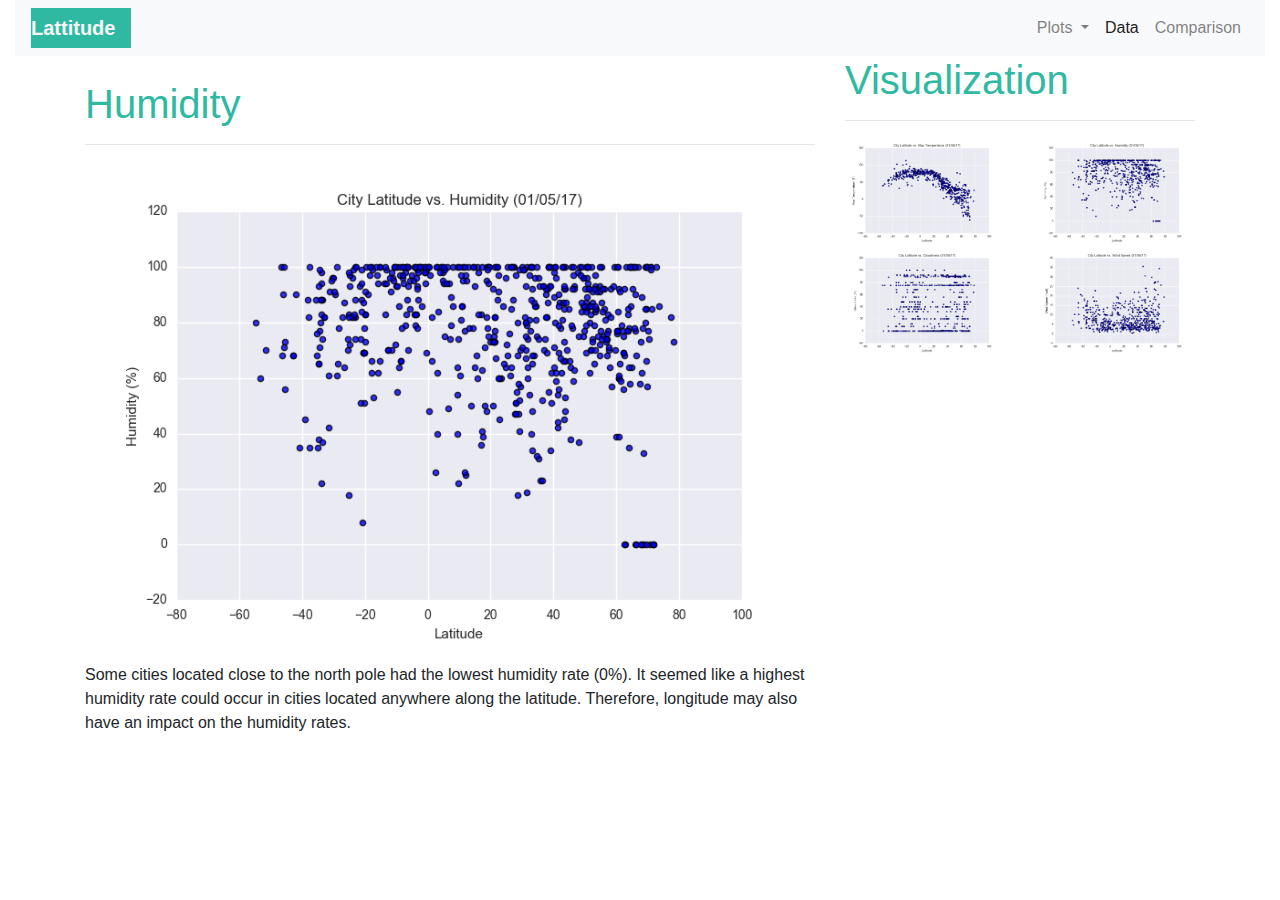
<file: Humidity.html>
<!DOCTYPE html>
<html lang="en-us">

<head>

  <meta charset="UTF-8">
  <meta name="viewport" content="width=device-width, initial-scale=1">
  <title>City Latitude vs. Humidity</title>

  <!-- Bring in our bootstrap stylesheet -->
  <link rel="stylesheet" href="https://stackpath.bootstrapcdn.com/bootstrap/4.3.1/css/bootstrap.min.css"
    integrity="sha384-ggOyR0iXCbMQv3Xipma34MD+dH/1fQ784/j6cY/iJTQUOhcWr7x9JvoRxT2MZw1T" crossorigin="anonymous">
  <script src="https://code.jquery.com/jquery-3.3.1.slim.min.js"
    integrity="sha384-q8i/X+965DzO0rT7abK41JStQIAqVgRVzpbzo5smXKp4YfRvH+8abtTE1Pi6jizo"
    crossorigin="anonymous"></script>
  <script src="https://cdnjs.cloudflare.com/ajax/libs/popper.js/1.14.7/umd/popper.min.js"
    integrity="sha384-UO2eT0CpHqdSJQ6hJty5KVphtPhzWj9WO1clHTMGa3JDZwrnQq4sF86dIHNDz0W1"
    crossorigin="anonymous"></script>
  <script src="https://stackpath.bootstrapcdn.com/bootstrap/4.3.1/js/bootstrap.min.js"
    integrity="sha384-JjSmVgyd0p3pXB1rRibZUAYoIIy6OrQ6VrjIEaFf/nJGzIxFDsf4x0xIM+B07jRM"
    crossorigin="anonymous"></script>
  <link rel="stylesheet" href="./style.css">

</head>

<body>

  <!-- navbar -->
  <div class="container-fluid">
    <nav class="navbar navbar-expand-lg navbar-light bg-light">
      <div class="navbar-header brand-custom-header">
        <a class="navbar-brand custom-header" href="index.html">Lattitude</a>
      </div>
      <button class="navbar-toggler" type="button" data-toggle="collapse" data-target="#navbarSupportedContent"
        aria-controls="navbarSupportedContent" aria-expanded="false" aria-label="Toggle navigation">
        <span class="navbar-toggler-icon"></span>
      </button>

      <div class="collapse navbar-collapse" id="navbarSupportedContent">
        <ul class="navbar-nav ml-auto">
          <li class="nav-item dropdown">
            <a class="nav-link dropdown-toggle" href="#" id="navbarDropdown" role="button" data-toggle="dropdown"
              aria-haspopup="true" aria-expanded="false">
              Plots
            </a>
            <div class="dropdown-menu" aria-labelledby="navbarDropdown">
              <a class="dropdown-item" href="Max_Temperature.html">Max Temperature</a>
              <a class="dropdown-item" href="Humidity.html">Humidity</a>
              <a class="dropdown-item" href="Cloudiness.html">Cloudiness</a>
              <a class="dropdown-item" href="Wind_Speed.html">Wind Speed</a>
            </div>
          </li>
          <li class="nav-item active">
            <a class="nav-link" href="Data.html">Data</a>
          </li>
          <li class="nav-item">
            <a class="nav-link" href="Comparison.html">Comparison</a>
          </li>
        </ul>
      </div>
    </nav>
  </div>


  <!-- container of visualization -->
  <div class="container title-background">
    <div class="row">
      <div class="col-md-8">
        <br>
        <h1 class="description-header">Humidity</h1>
        <hr class="description-hr" />
        <img class="max-custom-img" src="Resources/images/Fig2.png" alt="Temerature" />
        <p>
          Some cities located close to the north pole had the lowest humidity rate (0%).
          It seemed like a highest humidity rate could occur in cities located anywhere
          along the latitude. Therefore, longitude may also have an impact on the humidity rates.
        </p>
      </div>

      <div class="col-md-4">
        <h1 class="description-header">Visualization</h1>
        <hr class="description-hr" />
        <div class="row">
          <div class="col-md-6 col-sm-3">
            <a href="Resources/images/Fig1.png"><img class="max-custom-img visualize-hover"
                src="Resources/images/Fig1.png" alt="Temerature" /></a>
          </div>
          <div class="col-md-6 col-sm-3">
            <a href="Resources/images/Fig2.png"><img class="max-custom-img visualize-hover"
                src="Resources/images/Fig2.png" alt="Temerature" /></a>
          </div>
          <div class="col-md-6 col-sm-3">
            <a href="Resources/images/Fig3.png"><img class="max-custom-img visualize-hover"
                src="Resources/images/Fig3.png" alt="Temerature" /></a>
          </div>
          <div class="col-md-6 col-sm-3">
            <a href="Resources/images/Fig4.png"><img class="max-custom-img visualize-hover"
                src="Resources/images/Fig4.png" alt="Temerature" /></a>
          </div>
        </div>
      </div>
    </div>
  </div>
</body>

</html>
</file>
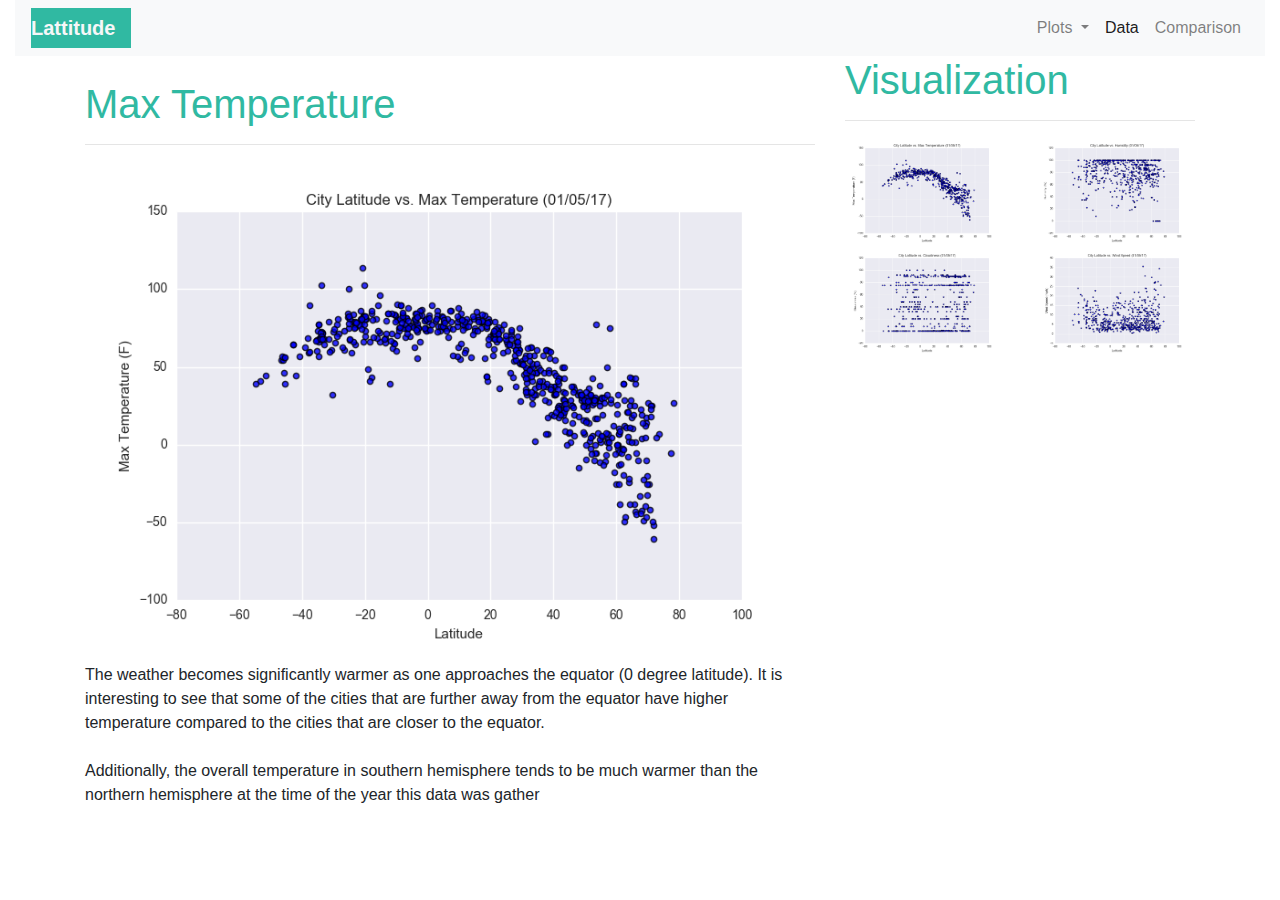
<file: Max_Temperature.html>
<!DOCTYPE html>
<html lang="en-us">

<head>

  <meta charset="UTF-8">
  <meta name="viewport" content="width=device-width, initial-scale=1">
  <title>City Latitude vs. Max Temperature</title>

  <!-- Bring in our bootstrap stylesheet -->
  <link rel="stylesheet" href="https://stackpath.bootstrapcdn.com/bootstrap/4.3.1/css/bootstrap.min.css"
    integrity="sha384-ggOyR0iXCbMQv3Xipma34MD+dH/1fQ784/j6cY/iJTQUOhcWr7x9JvoRxT2MZw1T" crossorigin="anonymous">
  <script src="https://code.jquery.com/jquery-3.3.1.slim.min.js"
    integrity="sha384-q8i/X+965DzO0rT7abK41JStQIAqVgRVzpbzo5smXKp4YfRvH+8abtTE1Pi6jizo"
    crossorigin="anonymous"></script>
  <script src="https://cdnjs.cloudflare.com/ajax/libs/popper.js/1.14.7/umd/popper.min.js"
    integrity="sha384-UO2eT0CpHqdSJQ6hJty5KVphtPhzWj9WO1clHTMGa3JDZwrnQq4sF86dIHNDz0W1"
    crossorigin="anonymous"></script>
  <script src="https://stackpath.bootstrapcdn.com/bootstrap/4.3.1/js/bootstrap.min.js"
    integrity="sha384-JjSmVgyd0p3pXB1rRibZUAYoIIy6OrQ6VrjIEaFf/nJGzIxFDsf4x0xIM+B07jRM"
    crossorigin="anonymous"></script>
  <link rel="stylesheet" href="./style.css">

</head>

<body>

  <!-- navbar -->
  <div class="container-fluid">
    <nav class="navbar navbar-expand-lg navbar-light bg-light">
      <div class="navbar-header brand-custom-header">
        <a class="navbar-brand custom-header" href="index.html">Lattitude</a>
      </div>
      <button class="navbar-toggler" type="button" data-toggle="collapse" data-target="#navbarSupportedContent"
        aria-controls="navbarSupportedContent" aria-expanded="false" aria-label="Toggle navigation">
        <span class="navbar-toggler-icon"></span>
      </button>

      <div class="collapse navbar-collapse" id="navbarSupportedContent">
        <ul class="navbar-nav ml-auto">
          <li class="nav-item dropdown">
            <a class="nav-link dropdown-toggle" href="#" id="navbarDropdown" role="button" data-toggle="dropdown"
              aria-haspopup="true" aria-expanded="false">
              Plots
            </a>
            <div class="dropdown-menu" aria-labelledby="navbarDropdown">
              <a class="dropdown-item" href="Max_Temperature.html">Max Temperature</a>
              <a class="dropdown-item" href="Humidity.html">Humidity</a>
              <a class="dropdown-item" href="Cloudiness.html">Cloudiness</a>
              <a class="dropdown-item" href="Wind_Speed.html">Wind Speed</a>
            </div>
          </li>
          <li class="nav-item active">
            <a class="nav-link" href="Data.html">Data</a>
          </li>
          <li class="nav-item">
            <a class="nav-link" href="Comparison.html">Comparison</a>
          </li>
        </ul>
      </div>
    </nav>
  </div>


  <!-- container of visualization -->
  <div class="container title-background">
    <div class="row">
      <div class="col-md-8">
        <br>
        <h1 class="description-header">Max Temperature</h1>
        <hr class="description-hr" />
        <img class="max-custom-img" src="Resources/images/Fig1.png" alt="Temerature" />
        <p>The weather becomes significantly warmer as one approaches the equator (0 degree latitude).
          It is interesting to see that some of the cities that are further away from the equator have
          higher temperature compared to the cities that are closer to the equator.
          <br><br>Additionally, the overall temperature in southern hemisphere tends to be much warmer than the northern
          hemisphere
          at the time of the year this data was gather
        </p>
      </div>

      <div class="col-md-4">
        <h1 class="description-header">Visualization</h1>
        <hr class="description-hr" />
        <div class="row">
          <div class="col-md-6 col-sm-3">
            <a href="Resources/images/Fig1.png"><img class="max-custom-img visualize-hover"
                src="Resources/images/Fig1.png" alt="Temerature" /></a>
          </div>
          <div class="col-md-6 col-sm-3">
            <a href="Resources/images/Fig2.png"><img class="max-custom-img visualize-hover"
                src="Resources/images/Fig2.png" alt="Temerature" /></a>
          </div>
          <div class="col-md-6 col-sm-3">
            <a href="Resources/images/Fig3.png"><img class="max-custom-img visualize-hover"
                src="Resources/images/Fig3.png" alt="Temerature" /></a>
          </div>
          <div class="col-md-6 col-sm-3">
            <a href="Resources/images/Fig4.png"><img class="max-custom-img visualize-hover"
                src="Resources/images/Fig4.png" alt="Temerature" /></a>
          </div>
        </div>
      </div>
    </div>
  </div>
</body>

</html>
</file>
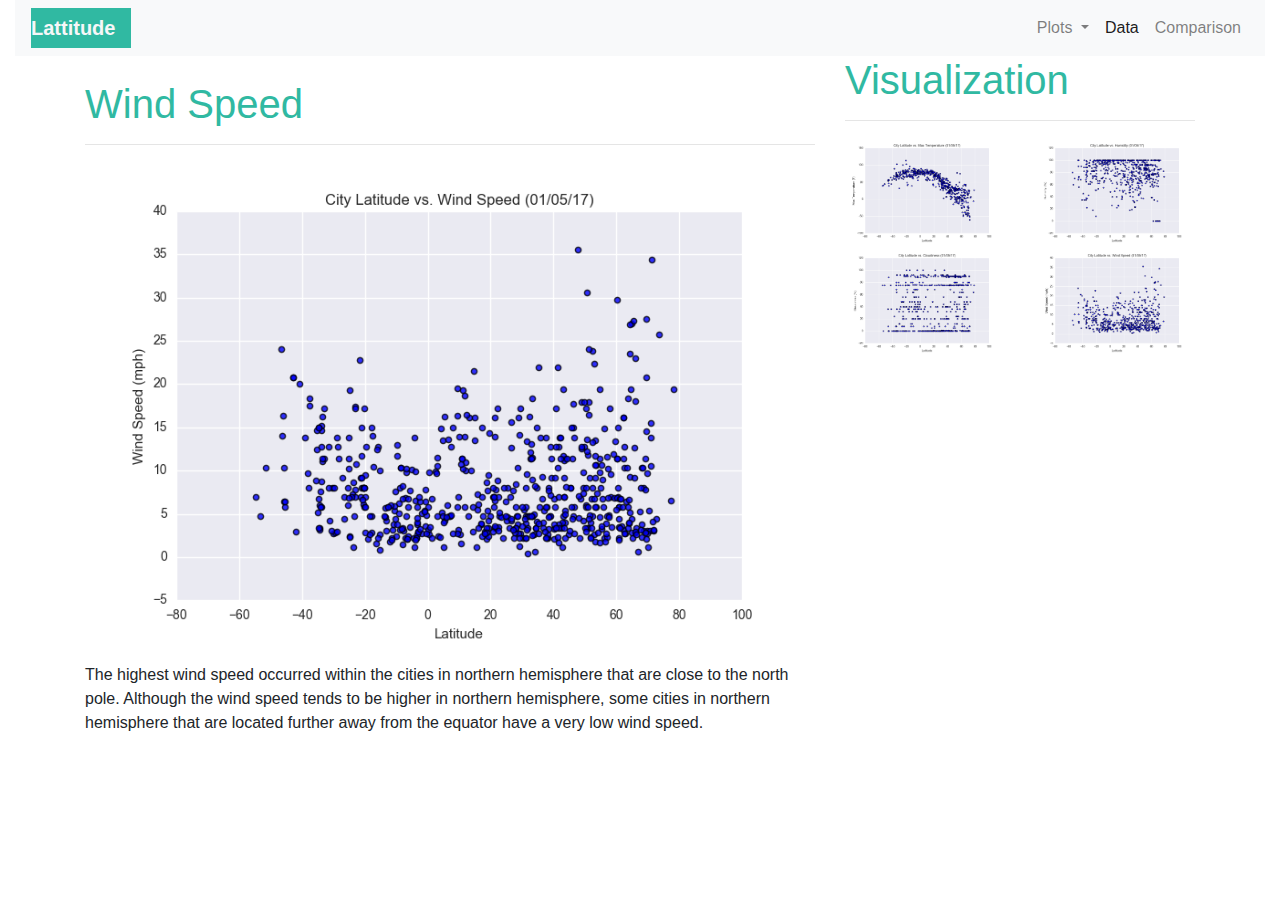
<file: Wind_Speed.html>
<!DOCTYPE html>
<html lang="en-us">

<head>

  <meta charset="UTF-8">
  <meta name="viewport" content="width=device-width, initial-scale=1">
  <title>City Latitude vs. Wind Speed</title>

  <!-- Bring in our bootstrap stylesheet -->
  <link rel="stylesheet" href="https://stackpath.bootstrapcdn.com/bootstrap/4.3.1/css/bootstrap.min.css"
    integrity="sha384-ggOyR0iXCbMQv3Xipma34MD+dH/1fQ784/j6cY/iJTQUOhcWr7x9JvoRxT2MZw1T" crossorigin="anonymous">
  <script src="https://code.jquery.com/jquery-3.3.1.slim.min.js"
    integrity="sha384-q8i/X+965DzO0rT7abK41JStQIAqVgRVzpbzo5smXKp4YfRvH+8abtTE1Pi6jizo"
    crossorigin="anonymous"></script>
  <script src="https://cdnjs.cloudflare.com/ajax/libs/popper.js/1.14.7/umd/popper.min.js"
    integrity="sha384-UO2eT0CpHqdSJQ6hJty5KVphtPhzWj9WO1clHTMGa3JDZwrnQq4sF86dIHNDz0W1"
    crossorigin="anonymous"></script>
  <script src="https://stackpath.bootstrapcdn.com/bootstrap/4.3.1/js/bootstrap.min.js"
    integrity="sha384-JjSmVgyd0p3pXB1rRibZUAYoIIy6OrQ6VrjIEaFf/nJGzIxFDsf4x0xIM+B07jRM"
    crossorigin="anonymous"></script>
  <link rel="stylesheet" href="./style.css">

</head>

<body>

  <!-- navbar -->
  <div class="container-fluid">
    <nav class="navbar navbar-expand-lg navbar-light bg-light">
      <div class="navbar-header brand-custom-header">
        <a class="navbar-brand custom-header" href="index.html">Lattitude</a>
      </div>
      <button class="navbar-toggler" type="button" data-toggle="collapse" data-target="#navbarSupportedContent"
        aria-controls="navbarSupportedContent" aria-expanded="false" aria-label="Toggle navigation">
        <span class="navbar-toggler-icon"></span>
      </button>

      <div class="collapse navbar-collapse" id="navbarSupportedContent">
        <ul class="navbar-nav ml-auto">
          <li class="nav-item dropdown">
            <a class="nav-link dropdown-toggle" href="#" id="navbarDropdown" role="button" data-toggle="dropdown"
              aria-haspopup="true" aria-expanded="false">
              Plots
            </a>
            <div class="dropdown-menu" aria-labelledby="navbarDropdown">
              <a class="dropdown-item" href="Max_Temperature.html">Max Temperature</a>
              <a class="dropdown-item" href="Humidity.html">Humidity</a>
              <a class="dropdown-item" href="Cloudiness.html">Cloudiness</a>
              <a class="dropdown-item" href="Wind_Speed.html">Wind Speed</a>
            </div>
          </li>
          <li class="nav-item active">
            <a class="nav-link" href="Data.html">Data</a>
          </li>
          <li class="nav-item">
            <a class="nav-link" href="Comparison.html">Comparison</a>
          </li>
        </ul>
      </div>
    </nav>
  </div>


  <!-- container of visualization -->
  <div class="container title-background">
    <div class="row">
      <div class="col-md-8">
        <br>
        <h1 class="description-header">Wind Speed</h1>
        <hr class="description-hr" />
        <img class="max-custom-img" src="Resources/images/Fig4.png" alt="Temerature" />
        <p>
          The highest wind speed occurred within the cities in northern hemisphere that are close
          to the north pole. Although the wind speed tends to be higher in northern hemisphere,
          some cities in northern hemisphere that are located further away from the equator have
          a very low wind speed.
        </p>
      </div>

      <div class="col-md-4">
        <h1 class="description-header">Visualization</h1>
        <hr class="description-hr" />
        <div class="row">
          <div class="col-md-6 col-sm-3">
            <a href="Resources/images/Fig1.png"><img class="max-custom-img visualize-hover"
                src="Resources/images/Fig1.png" alt="Temerature" /></a>
          </div>
          <div class="col-md-6 col-sm-3">
            <a href="Resources/images/Fig2.png"><img class="max-custom-img visualize-hover"
                src="Resources/images/Fig2.png" alt="Temerature" /></a>
          </div>
          <div class="col-md-6 col-sm-3">
            <a href="Resources/images/Fig3.png"><img class="max-custom-img visualize-hover"
                src="Resources/images/Fig3.png" alt="Temerature" /></a>
          </div>
          <div class="col-md-6 col-sm-3">
            <a href="Resources/images/Fig4.png"><img class="max-custom-img visualize-hover"
                src="Resources/images/Fig4.png" alt="Temerature" /></a>
          </div>
        </div>
      </div>
    </div>
  </div>
</body>

</html>
</file>
<file: style.css>
.max-custom-img {
  width: 100%;
  height: auto;
}

.index-custom-img {
  width: 48%;
  height: auto;
  float: left;
  border-radius: 50%;
  margin: 20px
}

.custom-header {
  color: rgb(246, 247, 248) !important;
  font-weight: bold;
  text-align: center;
}

.brand-custom-header{background-color: rgb(48, 185, 162) !important;
}

.description-header {
  color: rgb(48, 185, 162);
}

.comparison-title {
  color: rgb(48, 185, 162);
  text-align: center;
}

.margin {
  margin: 35px;
  padding: 35px;
}

.visualize-hover:hover {
  border: 4px solid rgb(48, 185, 162);
}

.title-background {
  background-color: white;
}
</file>
